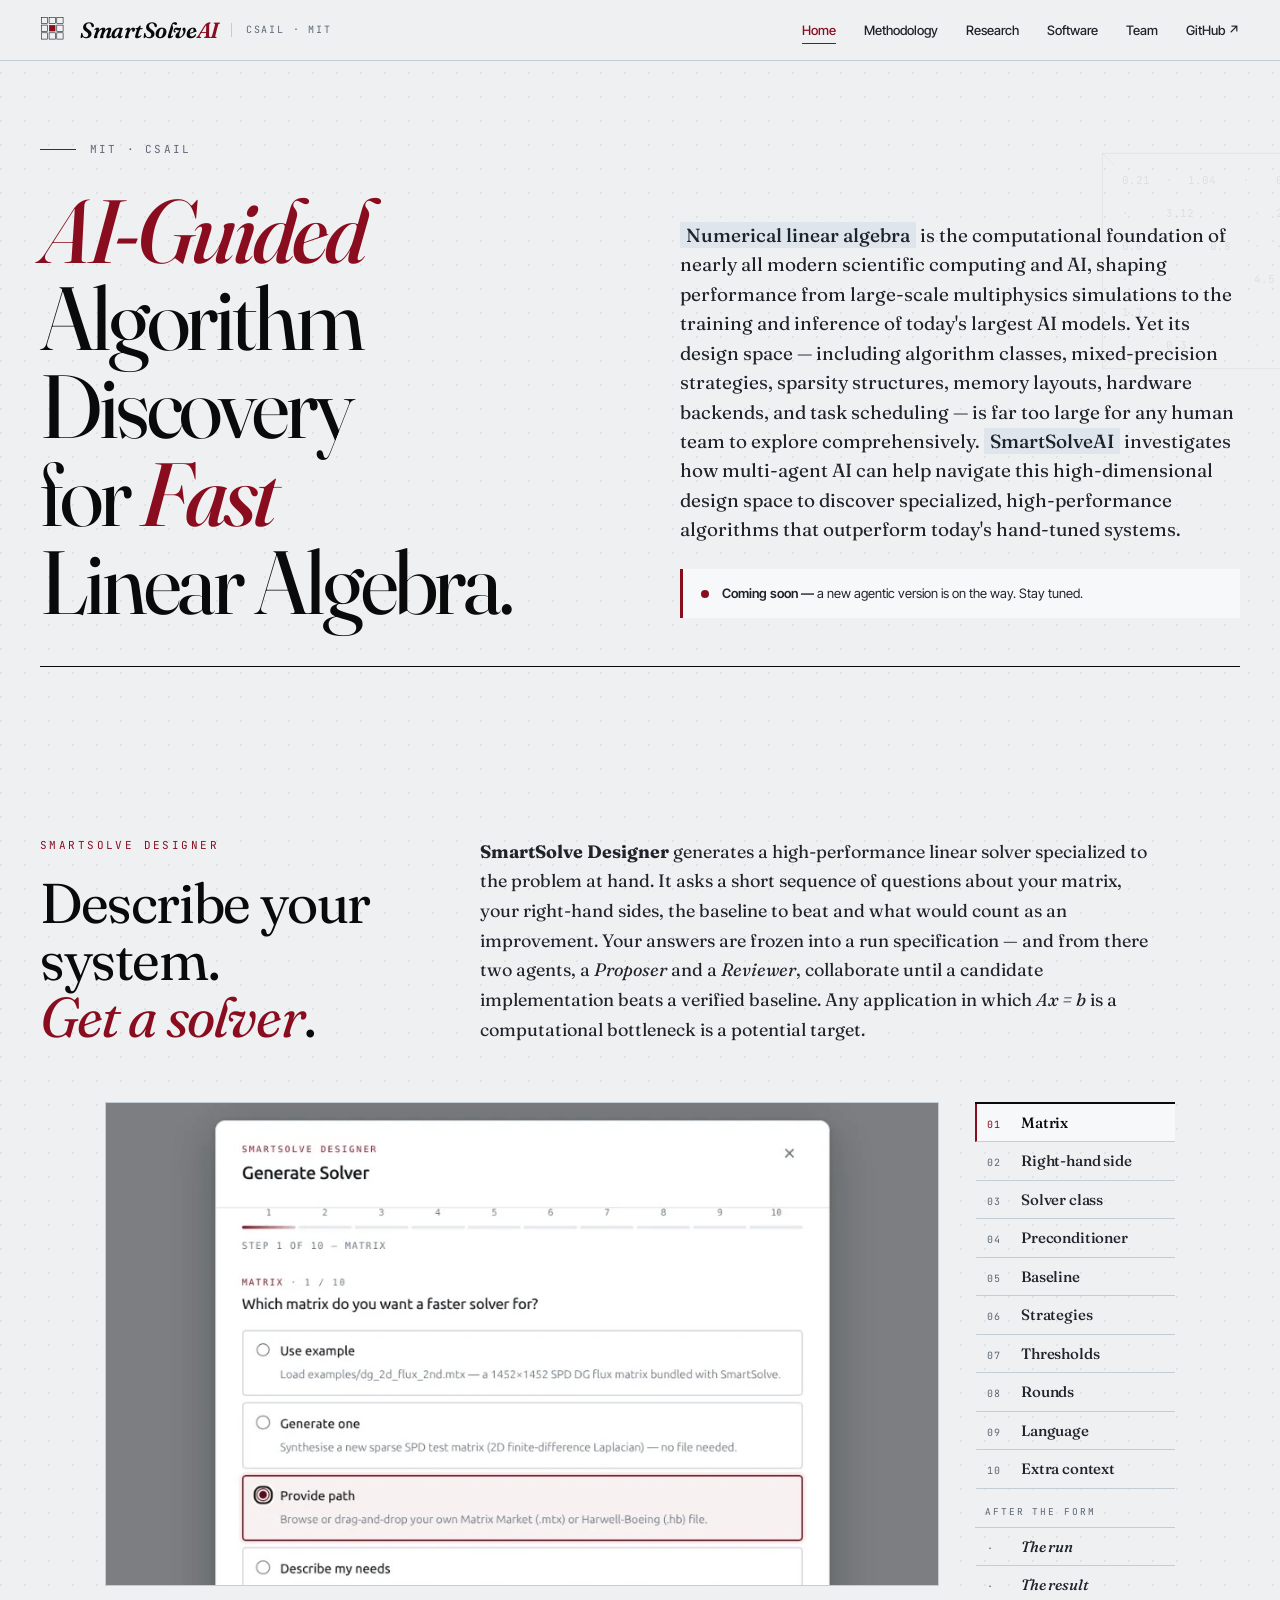
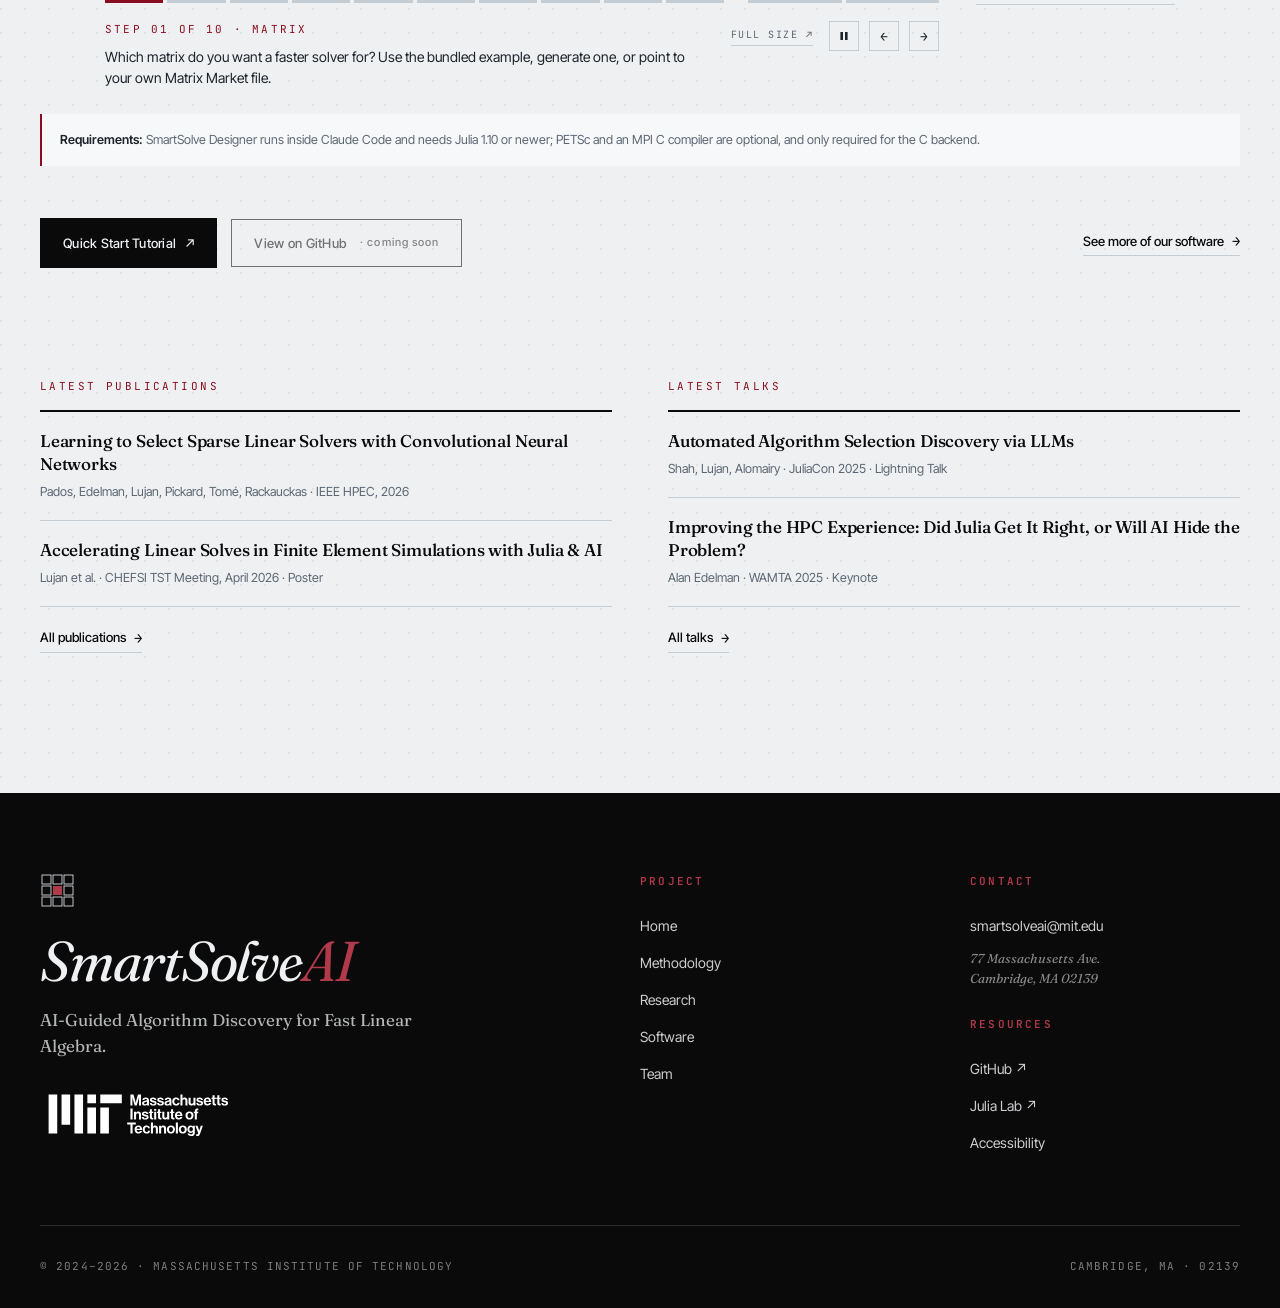
<file: index.html>
<!DOCTYPE html>
<html lang="en">
<head>
<meta charset="UTF-8" />
<meta name="viewport" content="width=device-width, initial-scale=1.0" />
<!-- Google tag (gtag.js) -->
<script async src="https://www.googletagmanager.com/gtag/js?id=G-X3NBB3QCY7"></script>
<script>
  window.dataLayer = window.dataLayer || [];
  function gtag(){dataLayer.push(arguments);}
  gtag('js', new Date());
  gtag('config', 'G-X3NBB3QCY7');
</script>
<title>SmartSolveAI — AI-Guided Algorithm Discovery for Fast Linear Algebra | MIT</title>
<meta name="description" content="An MIT project on AI-guided algorithmic discovery for computational linear algebra: multi-agent systems that generate specialized, high-performance solvers." />
<link rel="canonical" href="https://smartsolveai.mit.edu/" />
<!-- Link previews. Plain meta tags — no account or service involved.
     Card regenerated from assets/social/og-card.src.html:
     google-chrome --headless --window-size=1200,630 --screenshot=assets/social/og-card.png <url> -->
<meta property="og:type" content="website" />
<meta property="og:site_name" content="SmartSolveAI" />
<meta property="og:url" content="https://smartsolveai.mit.edu/" />
<meta property="og:title" content="SmartSolveAI — AI-Guided Algorithm Discovery for Fast Linear Algebra" />
<meta property="og:description" content="An MIT project on AI-guided algorithmic discovery for computational linear algebra: multi-agent systems that generate specialized, high-performance solvers." />
<meta property="og:image" content="https://smartsolveai.mit.edu/assets/social/og-card.png" />
<meta property="og:image:type" content="image/png" />
<meta property="og:image:width" content="1200" />
<meta property="og:image:height" content="630" />
<meta property="og:image:alt" content="SmartSolveAI — AI-Guided Algorithm Discovery for Fast Linear Algebra. MIT CSAIL." />
<meta name="twitter:card" content="summary_large_image" />
<link rel="icon" type="image/svg+xml" href="data:image/svg+xml;utf8,<svg xmlns='http://www.w3.org/2000/svg' viewBox='0 0 80 80'><g stroke='%230a0a0a' stroke-width='3' fill='none'><rect x='4' y='4' width='18' height='18'/><rect x='26' y='4' width='18' height='18'/><rect x='48' y='4' width='18' height='18'/><rect x='4' y='26' width='18' height='18'/><rect x='48' y='26' width='18' height='18'/><rect x='4' y='48' width='18' height='18'/><rect x='26' y='48' width='18' height='18'/><rect x='48' y='48' width='18' height='18'/></g><rect x='26' y='26' width='18' height='18' fill='%238a0d1f'/></svg>" />
<link rel="preconnect" href="https://fonts.googleapis.com">
<link rel="preconnect" href="https://fonts.gstatic.com" crossorigin>
<link href="https://fonts.googleapis.com/css2?family=Fraunces:opsz,wght@9..144,300;9..144,400;9..144,500;9..144,600;9..144,700&family=Inter+Tight:wght@300;400;500;600;700&family=JetBrains+Mono:wght@300;400;500&display=swap" rel="stylesheet">
<link rel="stylesheet" href="assets/css/site.css?v=5cbbfe77-13fe0eda">
</head>
<body>

<a class="skip-link" href="#main">Skip to content</a>

<!-- TOP BAR -->
<header class="topbar">
  <div class="topbar-inner">
    <a href="index.html" class="brand" aria-label="SmartSolveAI home">
      <svg class="brand-svg" viewBox="0 0 80 80" xmlns="http://www.w3.org/2000/svg" aria-hidden="true">
        <g stroke="#0a0a0a" stroke-width="1.6" fill="none">
          <rect x="4"  y="4"  width="18" height="18"/>
          <rect x="26" y="4"  width="18" height="18"/>
          <rect x="48" y="4"  width="18" height="18"/>
          <rect x="4"  y="26" width="18" height="18"/>
          <rect x="48" y="26" width="18" height="18"/>
          <rect x="4"  y="48" width="18" height="18"/>
          <rect x="26" y="48" width="18" height="18"/>
          <rect x="48" y="48" width="18" height="18"/>
        </g>
        <rect x="26" y="26" width="18" height="18" fill="#8a0d1f"/>
      </svg>
      <span class="brand-mark">SmartSolve<span class="brand-mark-ai">AI</span></span>
      <span class="brand-tag">CSAIL · MIT</span>
    </a>
    <nav class="topnav" id="topnav">
      <a href="index.html" class="is-active">Home</a>
      <a href="methodology.html">Methodology</a>
      <a href="research.html">Research</a>
      <a href="software.html">Software</a>
      <a href="team.html">Team</a>
      <a href="https://github.com/Smart-Solve-AI">GitHub ↗</a>
    </nav>
    <button class="nav-toggle" type="button" id="nav-toggle"
            aria-label="Menu" aria-expanded="false" aria-controls="topnav">
      <span class="nav-toggle-bars" aria-hidden="true"><span></span><span></span><span></span></span>
    </button>
  </div>
</header>



<main id="main">
<!-- HERO -->
<section class="hero">
  <!-- decorative matrix svg -->
  <svg class="matrix-art" viewBox="0 0 200 200" xmlns="http://www.w3.org/2000/svg" aria-hidden="true">
    <g stroke="#0a0a0a" stroke-width="0.6" fill="none">
      <rect x="2" y="2" width="196" height="196"/>
      <line x1="2" y1="2" x2="14" y2="14"/>
      <line x1="2" y1="198" x2="14" y2="186"/>
      <line x1="198" y1="2" x2="186" y2="14"/>
      <line x1="198" y1="198" x2="186" y2="186"/>
    </g>
    <g fill="#0a0a0a" font-family="JetBrains Mono, monospace" font-size="10">
      <text x="20" y="30">0.21</text><text x="60" y="30">·</text><text x="80" y="30">1.04</text><text x="130" y="30">·</text><text x="160" y="30">0.0</text>
      <text x="20" y="60">·</text><text x="60" y="60">3.12</text><text x="100" y="60">·</text><text x="140" y="60">·</text><text x="160" y="60">2.7</text>
      <text x="20" y="90">0.0</text><text x="60" y="90">·</text><text x="100" y="90">0.8</text><text x="140" y="90">·</text><text x="160" y="90">·</text>
      <text x="20" y="120">·</text><text x="60" y="120">·</text><text x="100" y="120">·</text><text x="140" y="120">4.5</text><text x="170" y="120">·</text>
      <text x="20" y="150">1.7</text><text x="60" y="150">·</text><text x="100" y="150">·</text><text x="140" y="150">·</text><text x="170" y="150">0.9</text>
      <text x="20" y="180">·</text><text x="60" y="180">0.3</text><text x="100" y="180">·</text><text x="140" y="180">·</text><text x="170" y="180">·</text>
    </g>
  </svg>

  <div class="hero-grid">
    <div>
      <div class="hero-meta">MIT · CSAIL</div>
      <h1 class="hero-title">
        <em>AI-Guided</em><br>
        Algorithm Discovery<br>
        for <em>Fast</em><br>
        Linear Algebra.
      </h1>
    </div>
    <div class="hero-side">
      <p class="hero-lede">
        <strong>Numerical linear algebra</strong> is the computational foundation of nearly all modern scientific computing and AI, shaping performance from large-scale multiphysics simulations to the training and inference of today's largest AI models. Yet its design space — including algorithm classes, mixed-precision strategies, sparsity structures, memory layouts, hardware backends, and task scheduling — is far too large for any human team to explore comprehensively. <strong>SmartSolveAI</strong> investigates how multi-agent AI can help navigate this high-dimensional design space to discover specialized, high-performance algorithms that outperform today's hand-tuned systems.
      </p>
      <div class="hero-banner-note">
        <span class="pulse"></span>
        <strong style="font-weight:600">Coming soon —</strong> a new agentic version is on the way. Stay tuned.
      </div>
    </div>
  </div>
  <div class="hero-rule"></div>
</section>


<!-- SMARTSOLVE DESIGNER -->
<section class="content" id="designer">
  <div class="section-head">
    <div>
      <div class="section-eyebrow">SmartSolve Designer</div>
      <h2 class="section-title">Describe your system.<br><em>Get a solver</em>.</h2>
    </div>
    <p class="section-lede">
      <strong>SmartSolve Designer</strong> generates a high-performance linear solver specialized to the problem at hand. It asks a short sequence of questions about your matrix, your right-hand sides, the baseline to beat and what would count as an improvement. Your answers are frozen into a run specification — and from there two agents, a <em>Proposer</em> and a <em>Reviewer</em>, collaborate until a candidate implementation beats a verified baseline. Any application in which <em>Ax = b</em> is a computational bottleneck is a potential target.
    </p>
  </div>

  <div class="stage-wrap is-paused">
    <div class="stage-main">
      <div class="stage">
        <img class="slide is-on" src="assets/designer/form-01.webp" width="929" height="540"
             alt="Wizard step 1 of 10, Matrix: which matrix do you want a faster solver for?"
             data-label="Step 01 of 10 · Matrix" data-q="Which matrix do you want a faster solver for? Use the bundled example, generate one, or point to your own Matrix Market file." data-dur="3800">
        <img class="slide" src="assets/designer/form-02.webp" loading="lazy" aria-hidden="true" width="929" height="540"
             alt="Wizard step 2 of 10, Right-hand side: what do the right-hand-side vectors b look like in your application?"
             data-label="Step 02 of 10 · Right-hand side" data-q="What do the right-hand-side vectors <em>b</em> look like in your application? The test vectors stay held out." data-dur="3800">
        <img class="slide" src="assets/designer/form-03.webp" loading="lazy" aria-hidden="true" width="929" height="540"
             alt="Wizard step 3 of 10, Solver class: what class of solver should the specialised algorithm be based on?"
             data-label="Step 03 of 10 · Solver class" data-q="What class of solver should the specialised algorithm be based on — or should SmartSolve recommend one?" data-dur="3800">
        <img class="slide" src="assets/designer/form-04.webp" loading="lazy" aria-hidden="true" width="929" height="540"
             alt="Wizard step 4 of 10, Preconditioner: which preconditioner group should be used with the solver?"
             data-label="Step 04 of 10 · Preconditioner" data-q="Which preconditioner group should be used with the solver?" data-dur="3800">
        <img class="slide" src="assets/designer/form-05.webp" loading="lazy" aria-hidden="true" width="929" height="540"
             alt="Wizard step 5 of 10, Baseline: set the baseline solver parameters, or let SmartSolve recommend them."
             data-label="Step 05 of 10 · Baseline" data-q="Set the baseline parameters yourself, or let SmartSolve recommend and verify a convergent configuration." data-dur="3800">
        <img class="slide" src="assets/designer/form-06.webp" loading="lazy" aria-hidden="true" width="929" height="540"
             alt="Wizard step 6 of 10, Strategies: which specialisation strategies should the agent use?"
             data-label="Step 06 of 10 · Strategies" data-q="Which specialisation strategies should the agent use — sparsity and structure, MPI, GPU, mixed precision?" data-dur="3800">
        <img class="slide" src="assets/designer/form-07.webp" loading="lazy" aria-hidden="true" width="929" height="540"
             alt="Wizard step 7 of 10, Thresholds: set the acceptance thresholds for speedup, accuracy and memory."
             data-label="Step 07 of 10 · Thresholds" data-q="Set the acceptance thresholds — speedup, accuracy, and memory. This is the contract a candidate must satisfy." data-dur="3800">
        <img class="slide" src="assets/designer/form-08.webp" loading="lazy" aria-hidden="true" width="929" height="540"
             alt="Wizard step 8 of 10, Rounds: how many rounds should the agent team attempt before giving up?"
             data-label="Step 08 of 10 · Rounds" data-q="How many rounds should the agent team attempt before giving up?" data-dur="3800">
        <img class="slide" src="assets/designer/form-09.webp" loading="lazy" aria-hidden="true" width="929" height="540"
             alt="Wizard step 9 of 10, Language: which implementations should SmartSolve generate?"
             data-label="Step 09 of 10 · Language" data-q="Which implementation(s) should SmartSolve generate — Julia, C with PETSc, or both?" data-dur="3800">
        <img class="slide" src="assets/designer/form-10.webp" loading="lazy" aria-hidden="true" width="929" height="540"
             alt="Wizard step 10 of 10, Extra context: is there anything you know about this problem that could help SmartSolve?"
             data-label="Step 10 of 10 · Extra context" data-q="Anything you know that the matrix alone cannot reveal: the physics, known convergence issues, hardware constraints." data-dur="3800">
        <img class="slide" src="assets/designer/run.webp" loading="lazy" aria-hidden="true" width="1800" height="1046"
             alt="The run panel: the frozen run configuration on the left, and a live stream of matrix analysis, baseline preflight, Proposer proposals and Reviewer decisions on the right."
             data-label="The run · Agents at work" data-q="Your frozen specification on the left; on the right, the matrix analysis, the baseline preflight, and every proposal and verdict as the <em>Proposer</em> and <em>Reviewer</em> iterate." data-dur="7000">
        <img class="slide" src="assets/designer/results.webp" loading="lazy" aria-hidden="true" width="1592" height="925"
             alt="The completion view: an accepted verdict, then the report, the accepted Julia and C solver source, pseudocode, metrics and the full agent transcript, each with a download link."
             data-label="The result · Your solver" data-q="Accepted on round 1. Deployable source for each backend, a consolidated report, pseudocode, machine-readable metrics and the unedited agent transcript." data-dur="7000">
      </div>

      <div class="stage-ticks" aria-label="Slides">
        <button class="stage-tick" type="button" aria-label="Step 01 of 10 · Matrix"></button>
        <button class="stage-tick" type="button" aria-label="Step 02 of 10 · Right-hand side"></button>
        <button class="stage-tick" type="button" aria-label="Step 03 of 10 · Solver class"></button>
        <button class="stage-tick" type="button" aria-label="Step 04 of 10 · Preconditioner"></button>
        <button class="stage-tick" type="button" aria-label="Step 05 of 10 · Baseline"></button>
        <button class="stage-tick" type="button" aria-label="Step 06 of 10 · Strategies"></button>
        <button class="stage-tick" type="button" aria-label="Step 07 of 10 · Thresholds"></button>
        <button class="stage-tick" type="button" aria-label="Step 08 of 10 · Rounds"></button>
        <button class="stage-tick" type="button" aria-label="Step 09 of 10 · Language"></button>
        <button class="stage-tick" type="button" aria-label="Step 10 of 10 · Extra context"></button>
        <button class="stage-tick is-act tick-sep" type="button" aria-label="The run · Agents at work"></button>
        <button class="stage-tick is-act" type="button" aria-label="The result · Your solver"></button>
      </div>

      <div class="stage-caption">
        <span aria-live="polite">
          <span class="cap-label">Step 01 of 10 · Matrix</span>
          <span class="cap-q">Which matrix do you want a faster solver for? Use the bundled example, generate one, or point to your own Matrix Market file.</span>
        </span>
        <span class="stage-tools">
          <a class="stage-open" href="assets/designer/form-01.webp" target="_blank" rel="noopener">Full size ↗</a>
          <button class="stage-btn stage-toggle" type="button" aria-label="Pause slideshow">
            <svg viewBox="0 0 10 10" width="10" height="10" aria-hidden="true" focusable="false">
              <g class="ic-pause"><rect x="1.4" y="1" width="2.6" height="8"/><rect x="6" y="1" width="2.6" height="8"/></g>
              <path class="ic-play" d="M2.2 1 L8.8 5 L2.2 9 Z"/>
            </svg>
          </button>
          <button class="stage-btn stage-prev" type="button" aria-label="Previous slide">←</button>
          <button class="stage-btn stage-next" type="button" aria-label="Next slide">→</button>
        </span>
      </div>
    </div>

    <ol class="stage-rail">
      <li><button class="rail-btn is-active" type="button" aria-current="true"><span class="rail-n">01</span><span class="rail-t">Matrix</span></button></li>
      <li><button class="rail-btn" type="button"><span class="rail-n">02</span><span class="rail-t">Right-hand side</span></button></li>
      <li><button class="rail-btn" type="button"><span class="rail-n">03</span><span class="rail-t">Solver class</span></button></li>
      <li><button class="rail-btn" type="button"><span class="rail-n">04</span><span class="rail-t">Preconditioner</span></button></li>
      <li><button class="rail-btn" type="button"><span class="rail-n">05</span><span class="rail-t">Baseline</span></button></li>
      <li><button class="rail-btn" type="button"><span class="rail-n">06</span><span class="rail-t">Strategies</span></button></li>
      <li><button class="rail-btn" type="button"><span class="rail-n">07</span><span class="rail-t">Thresholds</span></button></li>
      <li><button class="rail-btn" type="button"><span class="rail-n">08</span><span class="rail-t">Rounds</span></button></li>
      <li><button class="rail-btn" type="button"><span class="rail-n">09</span><span class="rail-t">Language</span></button></li>
      <li><button class="rail-btn" type="button"><span class="rail-n">10</span><span class="rail-t">Extra context</span></button></li>
      <li class="rail-div">After the form</li>
      <li><button class="rail-btn rail-act" type="button"><span class="rail-n">·</span><span class="rail-t">The run</span></button></li>
      <li><button class="rail-btn rail-act" type="button"><span class="rail-n">·</span><span class="rail-t">The result</span></button></li>
    </ol>
  </div>

  <div class="designer-note">
    <strong>Requirements:</strong> SmartSolve Designer runs inside Claude Code and needs Julia 1.10 or newer; PETSc and an MPI C compiler are optional, and only required for the C backend.
  </div>

  <div class="designer-actions">
    <a href="SmartSolve_Designer_Quick_Start_Tutorial.pdf" class="btn btn-primary" target="_blank" rel="noopener">
      <span>Quick Start Tutorial</span><span class="btn-arrow">↗</span>
    </a>
    <a href="https://github.com/Smart-Solve-AI/SmartSolveDesigner" class="btn btn-ghost btn-pending" target="_blank" rel="noopener" aria-disabled="true">
      <span>View on GitHub</span>
    </a>
    <a href="software.html" class="latest-more designer-more">See more of our software<span class="btn-arrow">→</span></a>
  </div>
</section>


<!-- LATEST -->
<section class="content">
  <div class="latest">
    <div>
      <div class="latest-head">Latest publications</div>
      <div class="latest-item">
        <div class="latest-item-title">Learning to Select Sparse Linear Solvers with Convolutional Neural Networks</div>
        <div class="latest-item-meta">Pados, Edelman, Lujan, Pickard, Tom&eacute;, Rackauckas · IEEE HPEC, 2026</div>
      </div>
      <div class="latest-item">
        <div class="latest-item-title">Accelerating Linear Solves in Finite Element Simulations with Julia &amp; AI</div>
        <div class="latest-item-meta">Lujan et&nbsp;al. · CHEFSI TST Meeting, April 2026 · Poster</div>
      </div>
      <a class="latest-more" href="research.html#publications">All publications<span class="btn-arrow">→</span></a>
    </div>
    <div>
      <div class="latest-head">Latest talks</div>
      <div class="latest-item">
        <div class="latest-item-title">Automated Algorithm Selection Discovery via LLMs</div>
        <div class="latest-item-meta">Shah, Lujan, Alomairy · JuliaCon 2025 · Lightning Talk</div>
      </div>
      <div class="latest-item">
        <div class="latest-item-title">Improving the HPC Experience: Did Julia Get It Right, or Will AI Hide the Problem?</div>
        <div class="latest-item-meta">Alan Edelman · WAMTA 2025 · Keynote</div>
      </div>
      <a class="latest-more" href="research.html#talks">All talks<span class="btn-arrow">→</span></a>
    </div>
  </div>
</section>
</main>

<!-- FOOTER -->
<footer>
  <div class="footer-inner">
    <div class="footer-top">
      <div>
        <svg class="footer-mark" viewBox="0 0 80 80" xmlns="http://www.w3.org/2000/svg" aria-hidden="true">
          <g stroke="#eef0f2" stroke-width="1.6" fill="none">
            <rect x="4"  y="4"  width="18" height="18"/>
            <rect x="26" y="4"  width="18" height="18"/>
            <rect x="48" y="4"  width="18" height="18"/>
            <rect x="4"  y="26" width="18" height="18"/>
            <rect x="48" y="26" width="18" height="18"/>
            <rect x="4"  y="48" width="18" height="18"/>
            <rect x="26" y="48" width="18" height="18"/>
            <rect x="48" y="48" width="18" height="18"/>
          </g>
          <rect x="26" y="26" width="18" height="18" fill="#b13a4a"/>
        </svg>
        <div class="footer-brand">SmartSolve<span class="footer-brand-ai">AI</span></div>
        <p class="footer-tagline">
          AI-Guided Algorithm Discovery for Fast Linear Algebra.
        </p>

        <!--
          MIT LOCK-UP — required by MIT Brand Guide (brand.mit.edu/logos-marks/logo-lock-ups).
          Replace src below with the official lock-up downloaded from:
          https://brand.mit.edu/downloads?downloads_keywords=lockups
          The three-line lock-up should be used above 50px tall on digital.
          When over a dark background (this footer), use the WHITE variant.
        -->
        <a href="https://www.mit.edu/" class="mit-lockup" target="_blank" rel="noopener" aria-label="Massachusetts Institute of Technology">
          <img src="assets/logos/mit-lockup-white.svg" alt="Massachusetts Institute of Technology"
               onerror="this.style.display='none'; this.nextElementSibling.style.display='block';"/>
          <span class="mit-lockup-fallback">Massachusetts Institute of Technology</span>
        </a>
      </div>
      <div class="footer-col">
        <h2 class="footer-head">Project</h2>
        <ul>
          <li><a href="index.html">Home</a></li>
          <li><a href="methodology.html">Methodology</a></li>
          <li><a href="research.html">Research</a></li>
          <li><a href="software.html">Software</a></li>
          <li><a href="team.html">Team</a></li>
        </ul>
      </div>
      <div class="footer-col">
        <h2 class="footer-head">Contact</h2>
        <ul>
          <li><a href="mailto:smartsolveai@mit.edu">smartsolveai@mit.edu</a></li>
          <li class="footer-addr">77 Massachusetts Ave.<br>Cambridge, MA 02139</li>
        </ul>
        <h2 class="footer-head" style="margin-top:28px">Resources</h2>
        <ul>
          <li><a href="https://github.com/Smart-Solve-AI" target="_blank" rel="noopener">GitHub ↗</a></li>
          <li><a href="https://julia.mit.edu/" target="_blank" rel="noopener">Julia Lab ↗</a></li>
          <li><a href="https://accessibility.mit.edu/captioning/mit-nad-agreement/" target="_blank" rel="noopener">Accessibility</a></li>
        </ul>
      </div>
    </div>
    <div class="footer-bottom">
      <div>© 2024–2026 · Massachusetts Institute of Technology</div>
      <div>Cambridge, MA · 02139</div>
    </div>
  </div>
</footer>

<script src="assets/js/site.js?v=5cbbfe77-13fe0eda" defer></script>

</body>
</html>
</file>
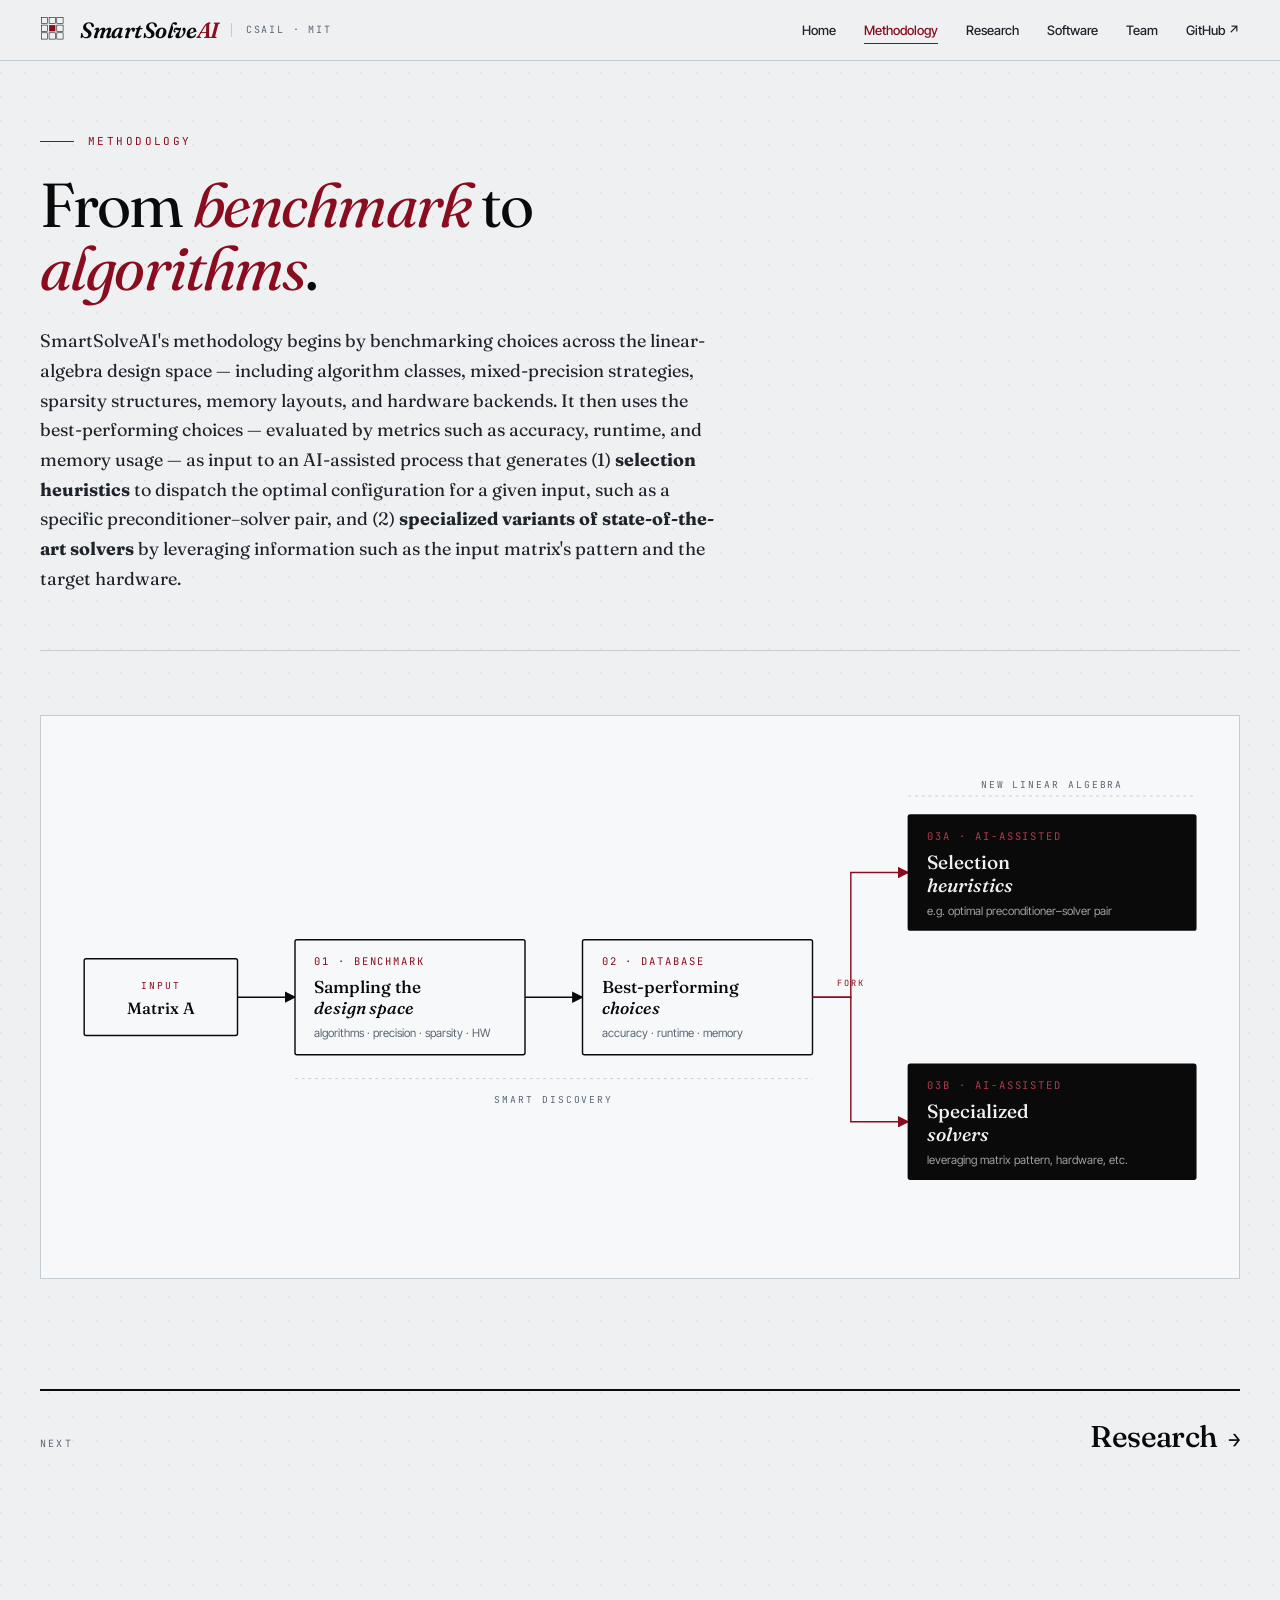
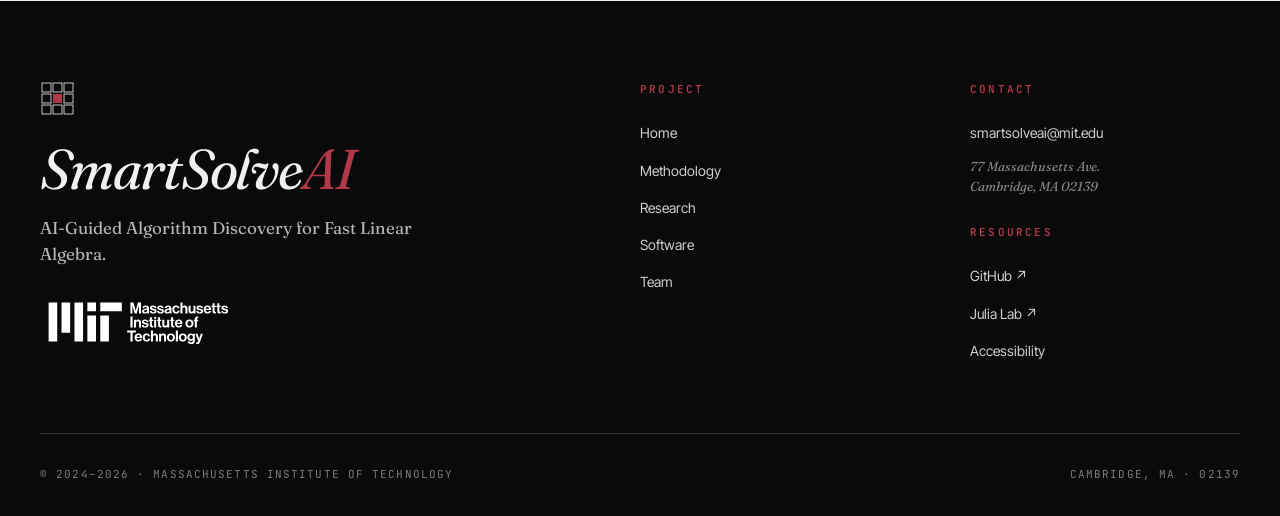
<file: methodology.html>
<!DOCTYPE html>
<html lang="en">
<head>
<meta charset="UTF-8" />
<meta name="viewport" content="width=device-width, initial-scale=1.0" />
<!-- Google tag (gtag.js) -->
<script async src="https://www.googletagmanager.com/gtag/js?id=G-X3NBB3QCY7"></script>
<script>
  window.dataLayer = window.dataLayer || [];
  function gtag(){dataLayer.push(arguments);}
  gtag('js', new Date());
  gtag('config', 'G-X3NBB3QCY7');
</script>
<title>Methodology — SmartSolveAI | MIT</title>
<meta name="description" content="How SmartSolveAI works: benchmarking the linear-algebra design space, then using the best-performing choices to generate selection heuristics and specialized solver variants." />
<link rel="canonical" href="https://smartsolveai.mit.edu/methodology.html" />
<!-- Link previews. Plain meta tags — no account or service involved.
     Card regenerated from assets/social/og-card.src.html:
     google-chrome --headless --window-size=1200,630 --screenshot=assets/social/og-card.png <url> -->
<meta property="og:type" content="website" />
<meta property="og:site_name" content="SmartSolveAI" />
<meta property="og:url" content="https://smartsolveai.mit.edu/methodology.html" />
<meta property="og:title" content="Methodology — SmartSolveAI" />
<meta property="og:description" content="How SmartSolveAI works: benchmarking the linear-algebra design space, then using the best-performing choices to generate selection heuristics and specialized solver variants." />
<meta property="og:image" content="https://smartsolveai.mit.edu/assets/social/og-card.png" />
<meta property="og:image:type" content="image/png" />
<meta property="og:image:width" content="1200" />
<meta property="og:image:height" content="630" />
<meta property="og:image:alt" content="SmartSolveAI — AI-Guided Algorithm Discovery for Fast Linear Algebra. MIT CSAIL." />
<meta name="twitter:card" content="summary_large_image" />
<link rel="icon" type="image/svg+xml" href="data:image/svg+xml;utf8,<svg xmlns='http://www.w3.org/2000/svg' viewBox='0 0 80 80'><g stroke='%230a0a0a' stroke-width='3' fill='none'><rect x='4' y='4' width='18' height='18'/><rect x='26' y='4' width='18' height='18'/><rect x='48' y='4' width='18' height='18'/><rect x='4' y='26' width='18' height='18'/><rect x='48' y='26' width='18' height='18'/><rect x='4' y='48' width='18' height='18'/><rect x='26' y='48' width='18' height='18'/><rect x='48' y='48' width='18' height='18'/></g><rect x='26' y='26' width='18' height='18' fill='%238a0d1f'/></svg>" />
<link rel="preconnect" href="https://fonts.googleapis.com">
<link rel="preconnect" href="https://fonts.gstatic.com" crossorigin>
<link href="https://fonts.googleapis.com/css2?family=Fraunces:opsz,wght@9..144,300;9..144,400;9..144,500;9..144,600;9..144,700&family=Inter+Tight:wght@300;400;500;600;700&family=JetBrains+Mono:wght@300;400;500&display=swap" rel="stylesheet">
<link rel="stylesheet" href="assets/css/site.css?v=5cbbfe77-13fe0eda">
</head>
<body>

<a class="skip-link" href="#main">Skip to content</a>

<!-- TOP BAR -->
<header class="topbar">
  <div class="topbar-inner">
    <a href="index.html" class="brand" aria-label="SmartSolveAI home">
      <svg class="brand-svg" viewBox="0 0 80 80" xmlns="http://www.w3.org/2000/svg" aria-hidden="true">
        <g stroke="#0a0a0a" stroke-width="1.6" fill="none">
          <rect x="4"  y="4"  width="18" height="18"/>
          <rect x="26" y="4"  width="18" height="18"/>
          <rect x="48" y="4"  width="18" height="18"/>
          <rect x="4"  y="26" width="18" height="18"/>
          <rect x="48" y="26" width="18" height="18"/>
          <rect x="4"  y="48" width="18" height="18"/>
          <rect x="26" y="48" width="18" height="18"/>
          <rect x="48" y="48" width="18" height="18"/>
        </g>
        <rect x="26" y="26" width="18" height="18" fill="#8a0d1f"/>
      </svg>
      <span class="brand-mark">SmartSolve<span class="brand-mark-ai">AI</span></span>
      <span class="brand-tag">CSAIL · MIT</span>
    </a>
    <nav class="topnav" id="topnav">
      <a href="index.html">Home</a>
      <a href="methodology.html" class="is-active">Methodology</a>
      <a href="research.html">Research</a>
      <a href="software.html">Software</a>
      <a href="team.html">Team</a>
      <a href="https://github.com/Smart-Solve-AI">GitHub ↗</a>
    </nav>
    <button class="nav-toggle" type="button" id="nav-toggle"
            aria-label="Menu" aria-expanded="false" aria-controls="topnav">
      <span class="nav-toggle-bars" aria-hidden="true"><span></span><span></span><span></span></span>
    </button>
  </div>
</header>



<main id="main">
<!-- PAGE HEAD -->
<header class="page-head">
  <div class="page-head-inner">
    <div class="page-eyebrow">Methodology</div>
    <h1 class="page-title">From <em>benchmark</em> to <em>algorithms</em>.</h1>
    <p class="page-lede">SmartSolveAI's methodology begins by benchmarking choices across the linear-algebra design space — including algorithm classes, mixed-precision strategies, sparsity structures, memory layouts, and hardware backends. It then uses the best-performing choices — evaluated by metrics such as accuracy, runtime, and memory usage — as input to an AI-assisted process that generates (1) <strong>selection heuristics</strong> to dispatch the optimal configuration for a given input, such as a specific preconditioner–solver pair, and (2) <strong>specialized variants of state-of-the-art solvers</strong> by leveraging information such as the input matrix's pattern and the target hardware.</p>
  </div>
</header>
<div class="page-rule"></div>

<!-- METHODOLOGY -->
<section class="content" id="methodology">

  <div class="pipeline">
    <svg viewBox="0 0 1200 520" xmlns="http://www.w3.org/2000/svg" aria-labelledby="pipelineTitle" role="img">
      <title id="pipelineTitle">SmartSolveAI methodology pipeline diagram</title>

      <defs>
        <marker id="arrow" viewBox="0 0 10 10" refX="9" refY="5" markerWidth="8" markerHeight="8" orient="auto">
          <path d="M 0 0 L 10 5 L 0 10 z" fill="#0a0a0a"/>
        </marker>
        <marker id="arrow-accent" viewBox="0 0 10 10" refX="9" refY="5" markerWidth="8" markerHeight="8" orient="auto">
          <path d="M 0 0 L 10 5 L 0 10 z" fill="#8a0d1f"/>
        </marker>
      </defs>

      <!-- INPUT -->
      <g class="node node-input">
        <rect x="20" y="220" width="160" height="80" rx="2" fill="#f7f8fa" stroke="#0a0a0a" stroke-width="1.5"/>
        <text x="100" y="252" text-anchor="middle" font-family="JetBrains Mono, monospace" font-size="10" letter-spacing="2" fill="#8a0d1f">INPUT</text>
        <text x="100" y="278" text-anchor="middle" font-family="Fraunces, serif" font-size="17" font-weight="500" fill="#0a0a0a">Matrix A</text>
      </g>

      <!-- Arrow to stage 01 -->
      <line x1="180" y1="260" x2="240" y2="260" stroke="#0a0a0a" stroke-width="1.5" marker-end="url(#arrow)"/>

      <!-- STAGE 01: BENCHMARK -->
      <g class="node">
        <rect x="240" y="200" width="240" height="120" rx="2" fill="#f7f8fa" stroke="#0a0a0a" stroke-width="1.5"/>
        <text x="260" y="226" font-family="JetBrains Mono, monospace" font-size="11" letter-spacing="2" fill="#8a0d1f">01 · BENCHMARK</text>
        <text x="260" y="256" font-family="Fraunces, serif" font-size="18" font-weight="500" fill="#0a0a0a">Sampling the</text>
        <text x="260" y="278" font-family="Fraunces, serif" font-size="18" font-weight="500" font-style="italic" fill="#0a0a0a">design space</text>
        <text x="260" y="302" font-family="Inter Tight, sans-serif" font-size="12" fill="#5c6773">algorithms · precision · sparsity · HW</text>
      </g>

      <!-- Arrow to stage 02 -->
      <line x1="480" y1="260" x2="540" y2="260" stroke="#0a0a0a" stroke-width="1.5" marker-end="url(#arrow)"/>

      <!-- STAGE 02: DATABASE / BEST-PERFORMING -->
      <g class="node">
        <rect x="540" y="200" width="240" height="120" rx="2" fill="#f7f8fa" stroke="#0a0a0a" stroke-width="1.5"/>
        <text x="560" y="226" font-family="JetBrains Mono, monospace" font-size="11" letter-spacing="2" fill="#8a0d1f">02 · DATABASE</text>
        <text x="560" y="256" font-family="Fraunces, serif" font-size="18" font-weight="500" fill="#0a0a0a">Best-performing</text>
        <text x="560" y="278" font-family="Fraunces, serif" font-size="18" font-weight="500" font-style="italic" fill="#0a0a0a">choices</text>
        <text x="560" y="302" font-family="Inter Tight, sans-serif" font-size="12" fill="#5c6773">accuracy · runtime · memory</text>
      </g>

      <!-- FORK -->
      <!-- top branch line -->
      <path d="M 780 260 L 820 260 L 820 130 L 880 130" fill="none" stroke="#8a0d1f" stroke-width="1.5" marker-end="url(#arrow-accent)"/>
      <!-- bottom branch line -->
      <path d="M 780 260 L 820 260 L 820 390 L 880 390" fill="none" stroke="#8a0d1f" stroke-width="1.5" marker-end="url(#arrow-accent)"/>

      <!-- fork label -->
      <text x="820" y="248" text-anchor="middle" font-family="JetBrains Mono, monospace" font-size="9" letter-spacing="2" fill="#8a0d1f">FORK</text>

      <!-- BRANCH A: SELECTION HEURISTICS -->
      <g class="node node-out">
        <rect x="880" y="70" width="300" height="120" rx="2" fill="#0a0a0a" stroke="#0a0a0a" stroke-width="1.5"/>
        <text x="900" y="96" font-family="JetBrains Mono, monospace" font-size="11" letter-spacing="2" fill="#b13a4a">03A · AI-ASSISTED</text>
        <text x="900" y="126" font-family="Fraunces, serif" font-size="20" font-weight="500" fill="#eef0f2">Selection</text>
        <text x="900" y="150" font-family="Fraunces, serif" font-size="20" font-weight="500" font-style="italic" fill="#eef0f2">heuristics</text>
        <text x="900" y="174" font-family="Inter Tight, sans-serif" font-size="12" fill="rgba(238,240,242,0.65)">e.g. optimal preconditioner–solver pair</text>
      </g>

      <!-- BRANCH B: SPECIALIZED SOLVERS -->
      <g class="node node-out">
        <rect x="880" y="330" width="300" height="120" rx="2" fill="#0a0a0a" stroke="#0a0a0a" stroke-width="1.5"/>
        <text x="900" y="356" font-family="JetBrains Mono, monospace" font-size="11" letter-spacing="2" fill="#b13a4a">03B · AI-ASSISTED</text>
        <text x="900" y="386" font-family="Fraunces, serif" font-size="20" font-weight="500" fill="#eef0f2">Specialized</text>
        <text x="900" y="410" font-family="Fraunces, serif" font-size="20" font-weight="500" font-style="italic" fill="#eef0f2">solvers</text>
        <text x="900" y="434" font-family="Inter Tight, sans-serif" font-size="12" fill="rgba(238,240,242,0.65)">leveraging matrix pattern, hardware, etc.</text>
      </g>

      <!-- shared-stage dotted underline -->
      <line x1="240" y1="345" x2="780" y2="345" stroke="#c4ccd4" stroke-width="1" stroke-dasharray="3 4"/>
      <text x="510" y="370" text-anchor="middle" font-family="JetBrains Mono, monospace" font-size="10" letter-spacing="2" fill="#5c6773">SMART DISCOVERY</text>

      <!-- divergence label -->
      <line x1="880" y1="50" x2="1180" y2="50" stroke="#c4ccd4" stroke-width="1" stroke-dasharray="3 4"/>
      <text x="1030" y="42" text-anchor="middle" font-family="JetBrains Mono, monospace" font-size="10" letter-spacing="2" fill="#5c6773">NEW LINEAR ALGEBRA</text>
    </svg>
  </div>
</section>


<!-- NEXT -->
<nav class="page-next">
  <div class="page-next-inner">
    <span class="page-next-label">Next</span>
    <a class="page-next-link" href="research.html">Research<span class="arr">→</span></a>
  </div>
</nav>
</main>

<!-- FOOTER -->
<footer>
  <div class="footer-inner">
    <div class="footer-top">
      <div>
        <svg class="footer-mark" viewBox="0 0 80 80" xmlns="http://www.w3.org/2000/svg" aria-hidden="true">
          <g stroke="#eef0f2" stroke-width="1.6" fill="none">
            <rect x="4"  y="4"  width="18" height="18"/>
            <rect x="26" y="4"  width="18" height="18"/>
            <rect x="48" y="4"  width="18" height="18"/>
            <rect x="4"  y="26" width="18" height="18"/>
            <rect x="48" y="26" width="18" height="18"/>
            <rect x="4"  y="48" width="18" height="18"/>
            <rect x="26" y="48" width="18" height="18"/>
            <rect x="48" y="48" width="18" height="18"/>
          </g>
          <rect x="26" y="26" width="18" height="18" fill="#b13a4a"/>
        </svg>
        <div class="footer-brand">SmartSolve<span class="footer-brand-ai">AI</span></div>
        <p class="footer-tagline">
          AI-Guided Algorithm Discovery for Fast Linear Algebra.
        </p>

        <!--
          MIT LOCK-UP — required by MIT Brand Guide (brand.mit.edu/logos-marks/logo-lock-ups).
          Replace src below with the official lock-up downloaded from:
          https://brand.mit.edu/downloads?downloads_keywords=lockups
          The three-line lock-up should be used above 50px tall on digital.
          When over a dark background (this footer), use the WHITE variant.
        -->
        <a href="https://www.mit.edu/" class="mit-lockup" target="_blank" rel="noopener" aria-label="Massachusetts Institute of Technology">
          <img src="assets/logos/mit-lockup-white.svg" alt="Massachusetts Institute of Technology"
               onerror="this.style.display='none'; this.nextElementSibling.style.display='block';"/>
          <span class="mit-lockup-fallback">Massachusetts Institute of Technology</span>
        </a>
      </div>
      <div class="footer-col">
        <h2 class="footer-head">Project</h2>
        <ul>
          <li><a href="index.html">Home</a></li>
          <li><a href="methodology.html">Methodology</a></li>
          <li><a href="research.html">Research</a></li>
          <li><a href="software.html">Software</a></li>
          <li><a href="team.html">Team</a></li>
        </ul>
      </div>
      <div class="footer-col">
        <h2 class="footer-head">Contact</h2>
        <ul>
          <li><a href="mailto:smartsolveai@mit.edu">smartsolveai@mit.edu</a></li>
          <li class="footer-addr">77 Massachusetts Ave.<br>Cambridge, MA 02139</li>
        </ul>
        <h2 class="footer-head" style="margin-top:28px">Resources</h2>
        <ul>
          <li><a href="https://github.com/Smart-Solve-AI" target="_blank" rel="noopener">GitHub ↗</a></li>
          <li><a href="https://julia.mit.edu/" target="_blank" rel="noopener">Julia Lab ↗</a></li>
          <li><a href="https://accessibility.mit.edu/captioning/mit-nad-agreement/" target="_blank" rel="noopener">Accessibility</a></li>
        </ul>
      </div>
    </div>
    <div class="footer-bottom">
      <div>© 2024–2026 · Massachusetts Institute of Technology</div>
      <div>Cambridge, MA · 02139</div>
    </div>
  </div>
</footer>

<script src="assets/js/site.js?v=5cbbfe77-13fe0eda" defer></script>

</body>
</html>
</file>
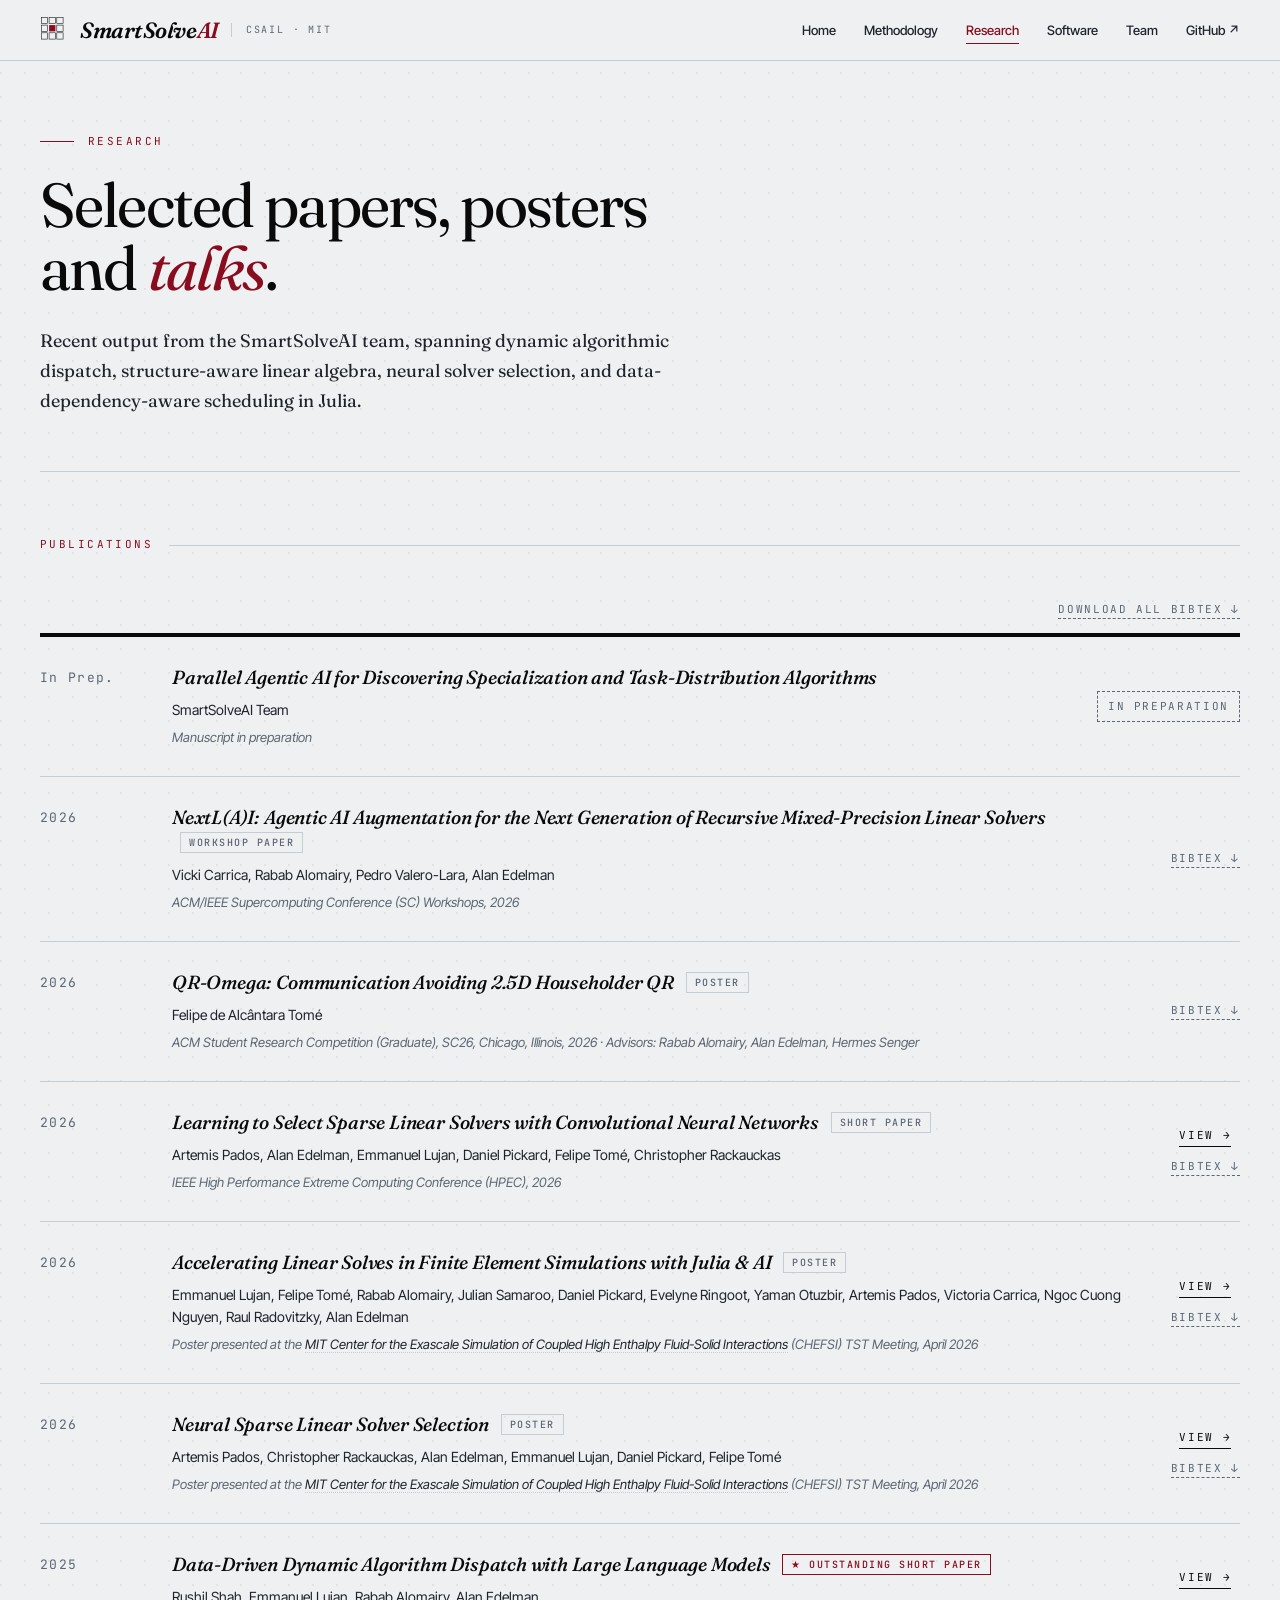
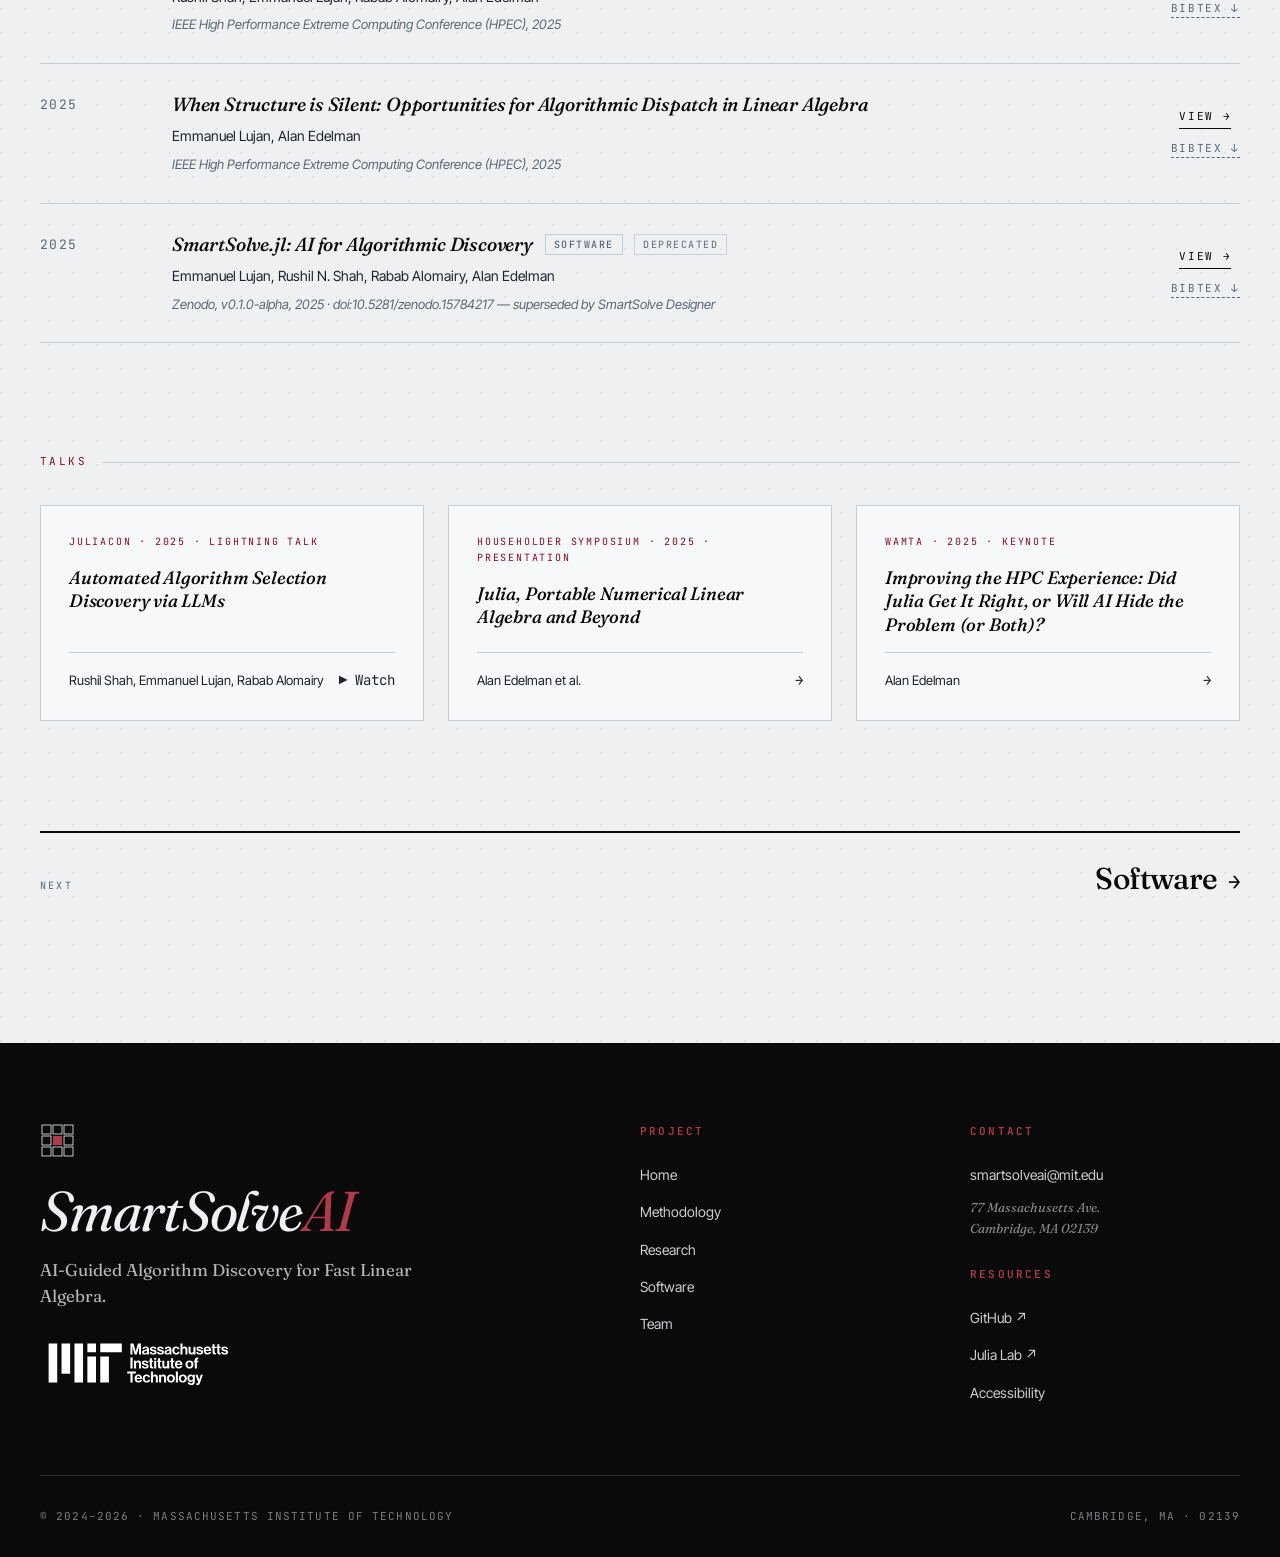
<file: research.html>
<!DOCTYPE html>
<html lang="en">
<head>
<meta charset="UTF-8" />
<meta name="viewport" content="width=device-width, initial-scale=1.0" />
<!-- Google tag (gtag.js) -->
<script async src="https://www.googletagmanager.com/gtag/js?id=G-X3NBB3QCY7"></script>
<script>
  window.dataLayer = window.dataLayer || [];
  function gtag(){dataLayer.push(arguments);}
  gtag('js', new Date());
  gtag('config', 'G-X3NBB3QCY7');
</script>
<title>Research — SmartSolveAI | MIT</title>
<meta name="description" content="Papers, posters and talks from the MIT SmartSolveAI project on algorithmic dispatch, structure-aware linear algebra and AI-guided solver discovery." />
<link rel="canonical" href="https://smartsolveai.mit.edu/research.html" />
<!-- Link previews. Plain meta tags — no account or service involved.
     Card regenerated from assets/social/og-card.src.html:
     google-chrome --headless --window-size=1200,630 --screenshot=assets/social/og-card.png <url> -->
<meta property="og:type" content="website" />
<meta property="og:site_name" content="SmartSolveAI" />
<meta property="og:url" content="https://smartsolveai.mit.edu/research.html" />
<meta property="og:title" content="Research — SmartSolveAI" />
<meta property="og:description" content="Papers, posters and talks from the MIT SmartSolveAI project on algorithmic dispatch, structure-aware linear algebra and AI-guided solver discovery." />
<meta property="og:image" content="https://smartsolveai.mit.edu/assets/social/og-card.png" />
<meta property="og:image:type" content="image/png" />
<meta property="og:image:width" content="1200" />
<meta property="og:image:height" content="630" />
<meta property="og:image:alt" content="SmartSolveAI — AI-Guided Algorithm Discovery for Fast Linear Algebra. MIT CSAIL." />
<meta name="twitter:card" content="summary_large_image" />
<link rel="icon" type="image/svg+xml" href="data:image/svg+xml;utf8,<svg xmlns='http://www.w3.org/2000/svg' viewBox='0 0 80 80'><g stroke='%230a0a0a' stroke-width='3' fill='none'><rect x='4' y='4' width='18' height='18'/><rect x='26' y='4' width='18' height='18'/><rect x='48' y='4' width='18' height='18'/><rect x='4' y='26' width='18' height='18'/><rect x='48' y='26' width='18' height='18'/><rect x='4' y='48' width='18' height='18'/><rect x='26' y='48' width='18' height='18'/><rect x='48' y='48' width='18' height='18'/></g><rect x='26' y='26' width='18' height='18' fill='%238a0d1f'/></svg>" />
<link rel="preconnect" href="https://fonts.googleapis.com">
<link rel="preconnect" href="https://fonts.gstatic.com" crossorigin>
<link href="https://fonts.googleapis.com/css2?family=Fraunces:opsz,wght@9..144,300;9..144,400;9..144,500;9..144,600;9..144,700&family=Inter+Tight:wght@300;400;500;600;700&family=JetBrains+Mono:wght@300;400;500&display=swap" rel="stylesheet">
<link rel="stylesheet" href="assets/css/site.css?v=5cbbfe77-13fe0eda">
</head>
<body>

<a class="skip-link" href="#main">Skip to content</a>

<!-- TOP BAR -->
<header class="topbar">
  <div class="topbar-inner">
    <a href="index.html" class="brand" aria-label="SmartSolveAI home">
      <svg class="brand-svg" viewBox="0 0 80 80" xmlns="http://www.w3.org/2000/svg" aria-hidden="true">
        <g stroke="#0a0a0a" stroke-width="1.6" fill="none">
          <rect x="4"  y="4"  width="18" height="18"/>
          <rect x="26" y="4"  width="18" height="18"/>
          <rect x="48" y="4"  width="18" height="18"/>
          <rect x="4"  y="26" width="18" height="18"/>
          <rect x="48" y="26" width="18" height="18"/>
          <rect x="4"  y="48" width="18" height="18"/>
          <rect x="26" y="48" width="18" height="18"/>
          <rect x="48" y="48" width="18" height="18"/>
        </g>
        <rect x="26" y="26" width="18" height="18" fill="#8a0d1f"/>
      </svg>
      <span class="brand-mark">SmartSolve<span class="brand-mark-ai">AI</span></span>
      <span class="brand-tag">CSAIL · MIT</span>
    </a>
    <nav class="topnav" id="topnav">
      <a href="index.html">Home</a>
      <a href="methodology.html">Methodology</a>
      <a href="research.html" class="is-active">Research</a>
      <a href="software.html">Software</a>
      <a href="team.html">Team</a>
      <a href="https://github.com/Smart-Solve-AI">GitHub ↗</a>
    </nav>
    <button class="nav-toggle" type="button" id="nav-toggle"
            aria-label="Menu" aria-expanded="false" aria-controls="topnav">
      <span class="nav-toggle-bars" aria-hidden="true"><span></span><span></span><span></span></span>
    </button>
  </div>
</header>



<main id="main">
<!-- PAGE HEAD -->
<header class="page-head">
  <div class="page-head-inner">
    <div class="page-eyebrow">Research</div>
    <h1 class="page-title">Selected papers, posters <br>and <em>talks</em>.</h1>
    <p class="page-lede">Recent output from the SmartSolveAI team, spanning dynamic algorithmic dispatch, structure-aware linear algebra, neural solver selection, and data-dependency-aware scheduling in Julia.</p>
  </div>
</header>
<div class="page-rule"></div>

<!-- PUBLICATIONS -->
<section class="content" id="publications">
  <h2 class="section-mark">Publications</h2>

  <div class="pub-bib-all-bar">
    <button class="pub-bib-all" onclick="downloadAllBib()">Download all BibTeX ↓</button>
  </div>

  <div class="pubs-list">
    <article class="pub">
      <div class="pub-year">In Prep.</div>
      <div class="pub-content">
        <h3 class="pub-title"><em>Parallel Agentic AI for Discovering Specialization and Task-Distribution Algorithms</em></h3>
        <div class="pub-authors">SmartSolveAI Team</div>
        <div class="pub-venue">Manuscript in preparation</div>
      </div>
      <span class="pub-link preparing">In Preparation</span>
    </article>

    <article class="pub">
      <div class="pub-year">2026</div>
      <div class="pub-content">
        <h3 class="pub-title"><em>NextL(A)I: Agentic AI Augmentation for the Next Generation of Recursive Mixed-Precision Linear Solvers</em> <span class="kind-tag">Workshop Paper</span></h3>
        <div class="pub-authors">Vicki Carrica, Rabab Alomairy, Pedro Valero-Lara, Alan Edelman</div>
        <div class="pub-venue">ACM/IEEE Supercomputing Conference (SC) Workshops, 2026</div>
      </div>
      <div class="pub-actions-col">
        <button class="pub-bib" onclick="downloadBib('carrica2026nextlai')">BibTeX &darr;</button>
      </div>
    </article>

    <article class="pub">
      <div class="pub-year">2026</div>
      <div class="pub-content">
        <h3 class="pub-title"><em>QR-Omega: Communication Avoiding 2.5D Householder QR</em> <span class="kind-tag">Poster</span></h3>
        <div class="pub-authors">Felipe de Alc&acirc;ntara Tom&eacute;</div>
        <div class="pub-venue">ACM Student Research Competition (Graduate), SC26, Chicago, Illinois, 2026 &middot; Advisors: Rabab Alomairy, Alan Edelman, Hermes Senger</div>
      </div>
      <div class="pub-actions-col">
        <button class="pub-bib" onclick="downloadBib('tome2026qromega')">BibTeX &darr;</button>
      </div>
    </article>

    <article class="pub">
      <div class="pub-year">2026</div>
      <div class="pub-content">
        <h3 class="pub-title"><em>Learning to Select Sparse Linear Solvers with Convolutional Neural Networks</em> <span class="kind-tag">Short Paper</span></h3>
        <div class="pub-authors">Artemis Pados, Alan Edelman, Emmanuel Lujan, Daniel Pickard, Felipe Tom&eacute;, Christopher Rackauckas</div>
        <div class="pub-venue">IEEE High Performance Extreme Computing Conference (HPEC), 2026</div>
      </div>
      <div class="pub-actions-col">
        <a href="https://ieee-hpec.org/ieee-hpec-2026-agenda/" class="pub-link" target="_blank" rel="noopener">View &rarr;</a>
        <button class="pub-bib" onclick="downloadBib('pados2026learning')">BibTeX &darr;</button>
      </div>
    </article>

    <article class="pub">
      <div class="pub-year">2026</div>
      <div class="pub-content">
        <h3 class="pub-title"><em>Accelerating Linear Solves in Finite Element Simulations with Julia &amp; AI</em> <span class="kind-tag">Poster</span></h3>
        <div class="pub-authors">Emmanuel Lujan, Felipe Tomé, Rabab Alomairy, Julian Samaroo, Daniel Pickard, Evelyne Ringoot, Yaman Otuzbir, Artemis Pados, Victoria Carrica, Ngoc Cuong Nguyen, Raul Radovitzky, Alan Edelman</div>
        <div class="pub-venue">Poster presented at the <a href="https://chefsi.mit.edu/" target="_blank" rel="noopener">MIT Center for the Exascale Simulation of Coupled High Enthalpy Fluid-Solid Interactions</a> (CHEFSI) TST Meeting, April 2026</div>
      </div>
      <div class="pub-actions-col">
        <a href="https://dspace.mit.edu/handle/1721.1/166195" class="pub-link" target="_blank" rel="noopener">View →</a>
        <button class="pub-bib" onclick="downloadBib('lujan2026accelerating')">BibTeX ↓</button>
      </div>
    </article>

    <article class="pub">
      <div class="pub-year">2026</div>
      <div class="pub-content">
        <h3 class="pub-title"><em>Neural Sparse Linear Solver Selection</em> <span class="kind-tag">Poster</span></h3>
        <div class="pub-authors">Artemis Pados, Christopher Rackauckas, Alan Edelman, Emmanuel Lujan, Daniel Pickard, Felipe Tomé</div>
        <div class="pub-venue">Poster presented at the <a href="https://chefsi.mit.edu/" target="_blank" rel="noopener">MIT Center for the Exascale Simulation of Coupled High Enthalpy Fluid-Solid Interactions</a> (CHEFSI) TST Meeting, April 2026</div>
      </div>
      <div class="pub-actions-col">
        <a href="https://dspace.mit.edu/handle/1721.1/166196" class="pub-link" target="_blank" rel="noopener">View →</a>
        <button class="pub-bib" onclick="downloadBib('pados2026neural')">BibTeX ↓</button>
      </div>
    </article>

    <article class="pub">
      <div class="pub-year">2025</div>
      <div class="pub-content">
        <h3 class="pub-title"><em>Data-Driven Dynamic Algorithm Dispatch with Large Language Models</em> <span class="award-tag">★ Outstanding Short Paper</span></h3>
        <div class="pub-authors">Rushil Shah, Emmanuel Lujan, Rabab Alomairy, Alan Edelman</div>
        <div class="pub-venue">IEEE High Performance Extreme Computing Conference (HPEC), 2025</div>
      </div>
      <div class="pub-actions-col">
        <a href="https://ieee-hpec.org/wp-content/uploads/2026/01/120.pdf" class="pub-link" target="_blank" rel="noopener">View →</a>
        <button class="pub-bib" onclick="downloadBib('shah2025data')">BibTeX ↓</button>
      </div>
    </article>

    <article class="pub">
      <div class="pub-year">2025</div>
      <div class="pub-content">
        <h3 class="pub-title"><em>When Structure is Silent: Opportunities for Algorithmic Dispatch in Linear Algebra</em></h3>
        <div class="pub-authors">Emmanuel Lujan, Alan Edelman</div>
        <div class="pub-venue">IEEE High Performance Extreme Computing Conference (HPEC), 2025</div>
      </div>
      <div class="pub-actions-col">
        <a href="https://ieeexplore.ieee.org/abstract/document/11196484/" class="pub-link" target="_blank" rel="noopener">View →</a>
        <button class="pub-bib" onclick="downloadBib('lujan2025structure')">BibTeX ↓</button>
      </div>
    </article>

    <article class="pub">
      <div class="pub-year">2025</div>
      <div class="pub-content">
        <h3 class="pub-title"><em>SmartSolve.jl: AI for Algorithmic Discovery</em> <span class="kind-tag">Software</span> <span class="kind-tag kind-tag-deprecated">Deprecated</span></h3>
        <div class="pub-authors">Emmanuel Lujan, Rushil N. Shah, Rabab Alomairy, Alan Edelman</div>
        <div class="pub-venue">Zenodo, v0.1.0-alpha, 2025 &middot; doi:10.5281/zenodo.15784217 &mdash; superseded by SmartSolve Designer</div>
      </div>
      <div class="pub-actions-col">
        <a href="https://doi.org/10.5281/zenodo.15784217" class="pub-link" target="_blank" rel="noopener">View &rarr;</a>
        <button class="pub-bib" onclick="downloadBib('lujan2025smartsolve')">BibTeX &darr;</button>
      </div>
    </article>

  </div>
</section>


<!-- TALKS -->
<section class="content" id="talks">
  <h2 class="section-mark">Talks</h2>

  <div class="talks">
    <a href="https://www.youtube.com/watch?v=aGtQbmgIaCM" class="talk-card" target="_blank" rel="noopener">
      <div class="talk-venue">JuliaCon · 2025 · Lightning Talk</div>
      <h3 class="talk-title">Automated Algorithm Selection Discovery via LLMs</h3>
      <div class="talk-meta">
        <span>Rushil Shah, Emmanuel Lujan, Rabab Alomairy</span>
        <span class="talk-arrow">▶ Watch</span>
      </div>
    </a>

    <a href="https://householder-symposium.github.io/presenters.html" class="talk-card" target="_blank" rel="noopener">
      <div class="talk-venue">Householder Symposium · 2025 · Presentation</div>
      <h3 class="talk-title">Julia, Portable Numerical Linear Algebra and Beyond</h3>
      <div class="talk-meta">
        <span>Alan Edelman et al.</span>
        <span class="talk-arrow">→</span>
      </div>
    </a>

    <a href="https://web.archive.org/web/20260418031738/https://wamta25.github.io/keynote" class="talk-card" target="_blank" rel="noopener">
      <div class="talk-venue">WAMTA · 2025 · Keynote</div>
      <h3 class="talk-title">Improving the HPC Experience: Did Julia Get It Right, or Will AI Hide the Problem (or Both)?</h3>
      <div class="talk-meta">
        <span>Alan Edelman</span>
        <span class="talk-arrow">→</span>
      </div>
    </a>
  </div>
</section>


<!-- NEXT -->
<nav class="page-next">
  <div class="page-next-inner">
    <span class="page-next-label">Next</span>
    <a class="page-next-link" href="software.html">Software<span class="arr">→</span></a>
  </div>
</nav>
</main>

<!-- FOOTER -->
<footer>
  <div class="footer-inner">
    <div class="footer-top">
      <div>
        <svg class="footer-mark" viewBox="0 0 80 80" xmlns="http://www.w3.org/2000/svg" aria-hidden="true">
          <g stroke="#eef0f2" stroke-width="1.6" fill="none">
            <rect x="4"  y="4"  width="18" height="18"/>
            <rect x="26" y="4"  width="18" height="18"/>
            <rect x="48" y="4"  width="18" height="18"/>
            <rect x="4"  y="26" width="18" height="18"/>
            <rect x="48" y="26" width="18" height="18"/>
            <rect x="4"  y="48" width="18" height="18"/>
            <rect x="26" y="48" width="18" height="18"/>
            <rect x="48" y="48" width="18" height="18"/>
          </g>
          <rect x="26" y="26" width="18" height="18" fill="#b13a4a"/>
        </svg>
        <div class="footer-brand">SmartSolve<span class="footer-brand-ai">AI</span></div>
        <p class="footer-tagline">
          AI-Guided Algorithm Discovery for Fast Linear Algebra.
        </p>

        <!--
          MIT LOCK-UP — required by MIT Brand Guide (brand.mit.edu/logos-marks/logo-lock-ups).
          Replace src below with the official lock-up downloaded from:
          https://brand.mit.edu/downloads?downloads_keywords=lockups
          The three-line lock-up should be used above 50px tall on digital.
          When over a dark background (this footer), use the WHITE variant.
        -->
        <a href="https://www.mit.edu/" class="mit-lockup" target="_blank" rel="noopener" aria-label="Massachusetts Institute of Technology">
          <img src="assets/logos/mit-lockup-white.svg" alt="Massachusetts Institute of Technology"
               onerror="this.style.display='none'; this.nextElementSibling.style.display='block';"/>
          <span class="mit-lockup-fallback">Massachusetts Institute of Technology</span>
        </a>
      </div>
      <div class="footer-col">
        <h2 class="footer-head">Project</h2>
        <ul>
          <li><a href="index.html">Home</a></li>
          <li><a href="methodology.html">Methodology</a></li>
          <li><a href="research.html">Research</a></li>
          <li><a href="software.html">Software</a></li>
          <li><a href="team.html">Team</a></li>
        </ul>
      </div>
      <div class="footer-col">
        <h2 class="footer-head">Contact</h2>
        <ul>
          <li><a href="mailto:smartsolveai@mit.edu">smartsolveai@mit.edu</a></li>
          <li class="footer-addr">77 Massachusetts Ave.<br>Cambridge, MA 02139</li>
        </ul>
        <h2 class="footer-head" style="margin-top:28px">Resources</h2>
        <ul>
          <li><a href="https://github.com/Smart-Solve-AI" target="_blank" rel="noopener">GitHub ↗</a></li>
          <li><a href="https://julia.mit.edu/" target="_blank" rel="noopener">Julia Lab ↗</a></li>
          <li><a href="https://accessibility.mit.edu/captioning/mit-nad-agreement/" target="_blank" rel="noopener">Accessibility</a></li>
        </ul>
      </div>
    </div>
    <div class="footer-bottom">
      <div>© 2024–2026 · Massachusetts Institute of Technology</div>
      <div>Cambridge, MA · 02139</div>
    </div>
  </div>
</footer>

<script src="assets/js/site.js?v=5cbbfe77-13fe0eda" defer></script>

</body>
</html>
</file>
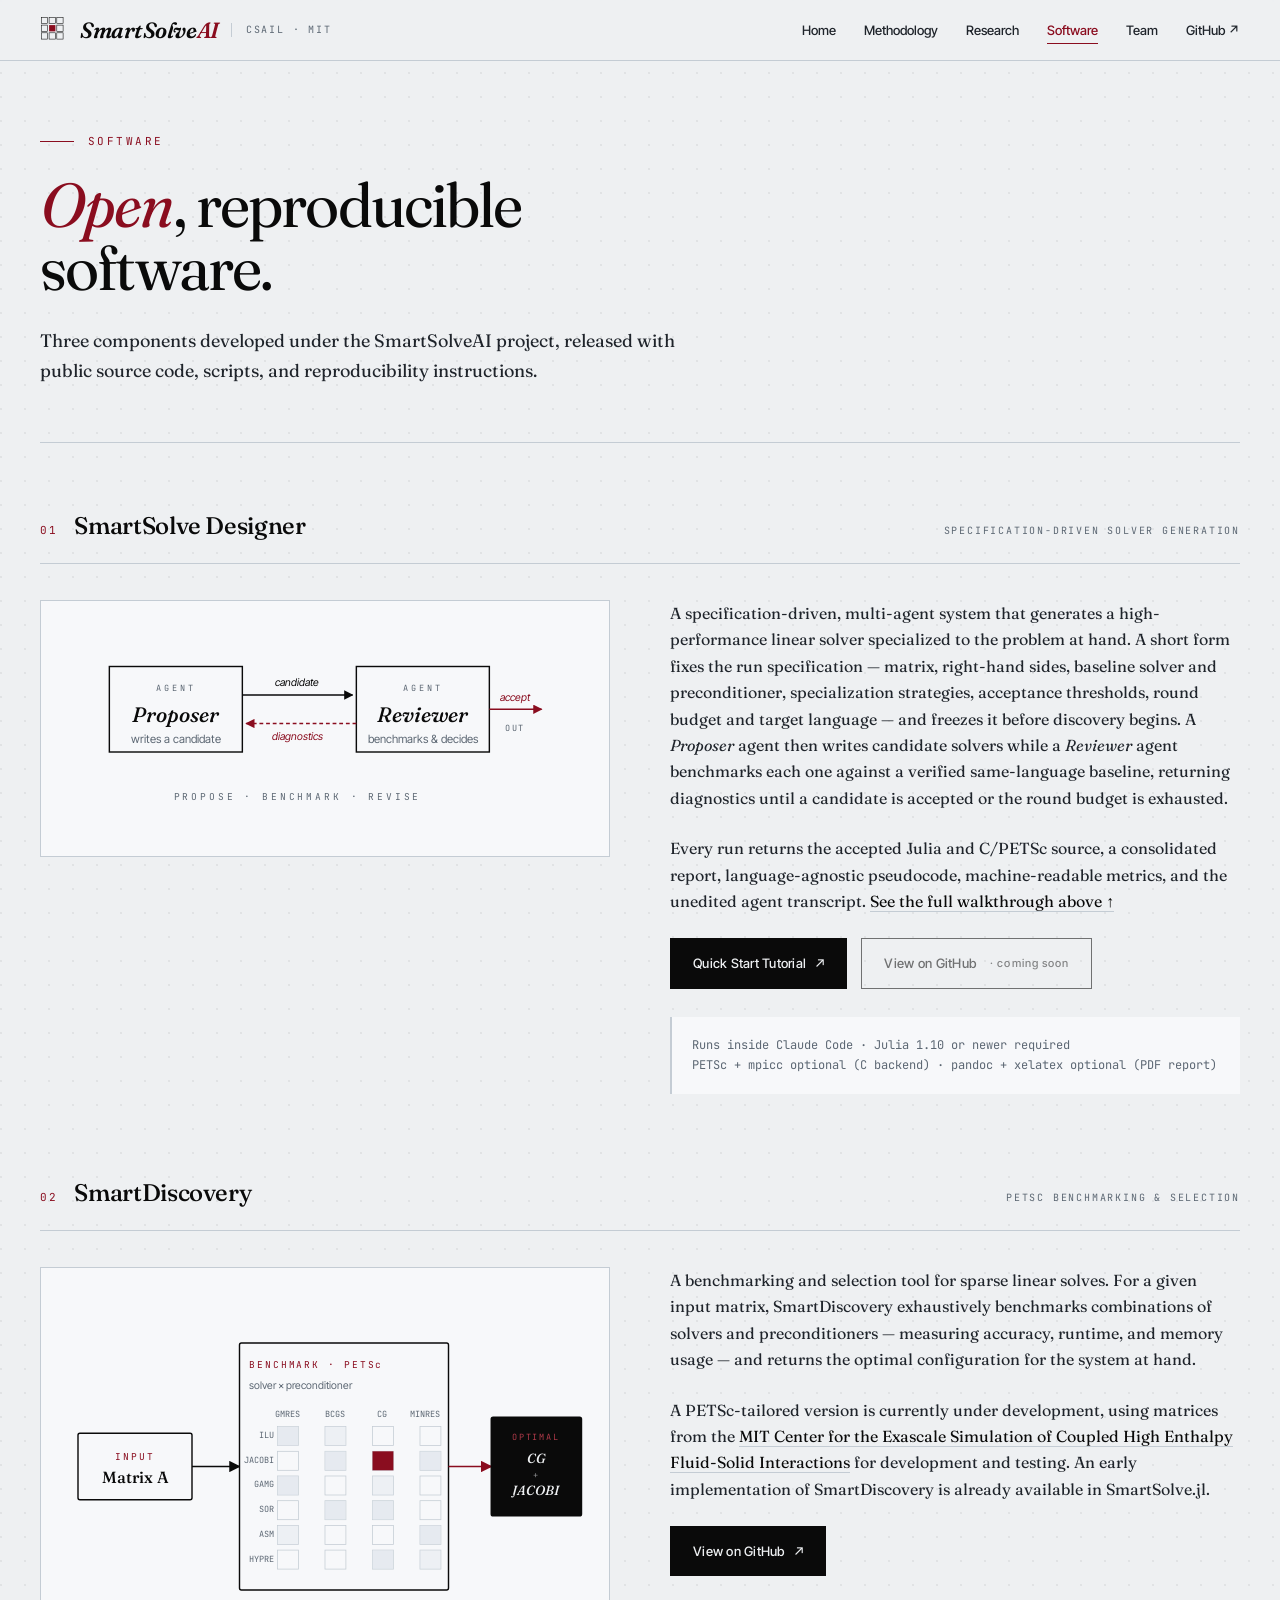
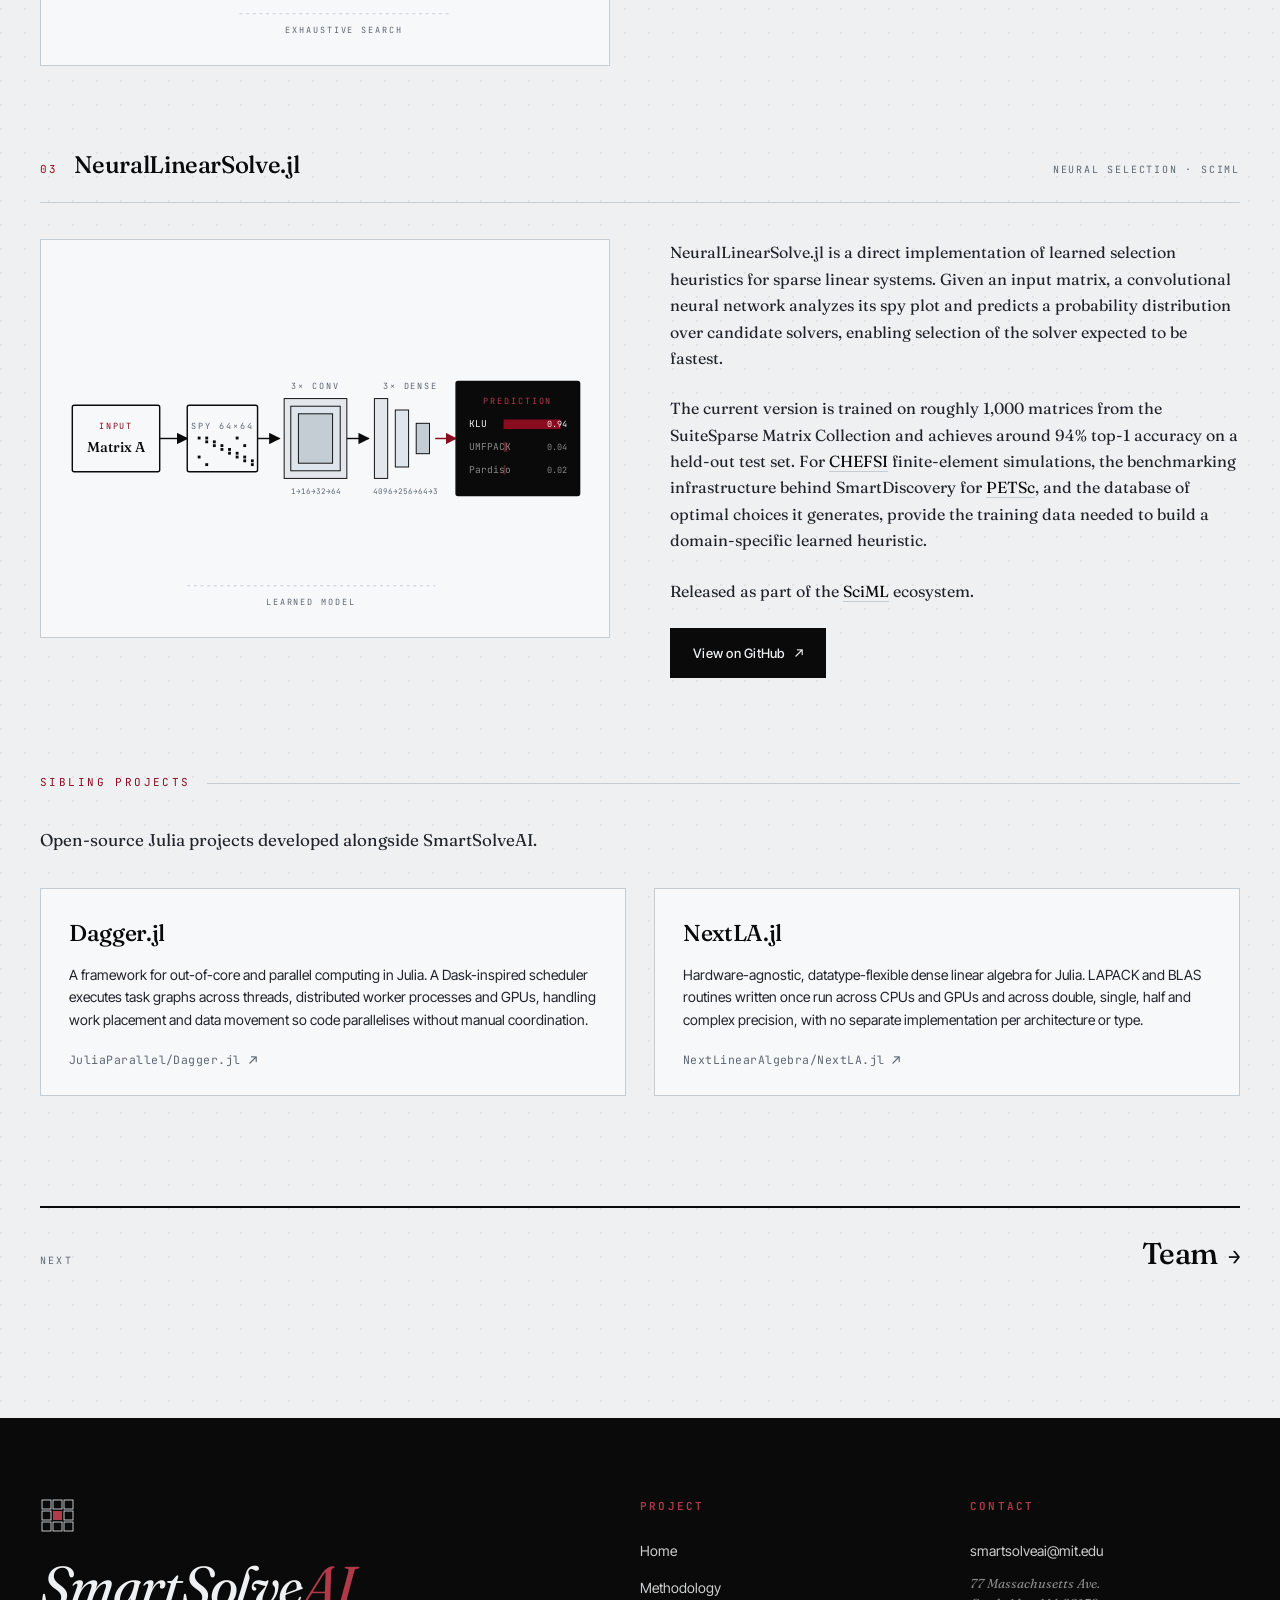
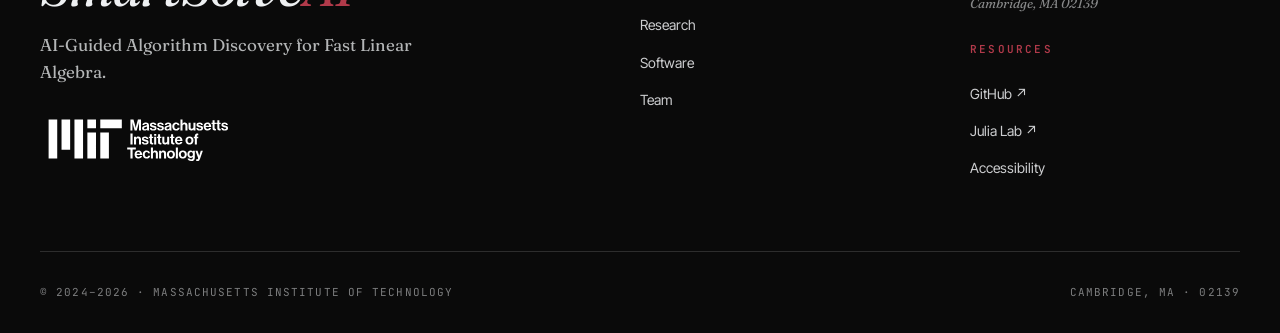
<file: software.html>
<!DOCTYPE html>
<html lang="en">
<head>
<meta charset="UTF-8" />
<meta name="viewport" content="width=device-width, initial-scale=1.0" />
<!-- Google tag (gtag.js) -->
<script async src="https://www.googletagmanager.com/gtag/js?id=G-X3NBB3QCY7"></script>
<script>
  window.dataLayer = window.dataLayer || [];
  function gtag(){dataLayer.push(arguments);}
  gtag('js', new Date());
  gtag('config', 'G-X3NBB3QCY7');
</script>
<title>Software — SmartSolveAI | MIT</title>
<meta name="description" content="Open, reproducible software from the SmartSolveAI project: SmartSolve Designer, SmartDiscovery and NeuralLinearSolve.jl." />
<link rel="canonical" href="https://smartsolveai.mit.edu/software.html" />
<!-- Link previews. Plain meta tags — no account or service involved.
     Card regenerated from assets/social/og-card.src.html:
     google-chrome --headless --window-size=1200,630 --screenshot=assets/social/og-card.png <url> -->
<meta property="og:type" content="website" />
<meta property="og:site_name" content="SmartSolveAI" />
<meta property="og:url" content="https://smartsolveai.mit.edu/software.html" />
<meta property="og:title" content="Software — SmartSolveAI" />
<meta property="og:description" content="Open, reproducible software from the SmartSolveAI project: SmartSolve Designer, SmartDiscovery and NeuralLinearSolve.jl." />
<meta property="og:image" content="https://smartsolveai.mit.edu/assets/social/og-card.png" />
<meta property="og:image:type" content="image/png" />
<meta property="og:image:width" content="1200" />
<meta property="og:image:height" content="630" />
<meta property="og:image:alt" content="SmartSolveAI — AI-Guided Algorithm Discovery for Fast Linear Algebra. MIT CSAIL." />
<meta name="twitter:card" content="summary_large_image" />
<link rel="icon" type="image/svg+xml" href="data:image/svg+xml;utf8,<svg xmlns='http://www.w3.org/2000/svg' viewBox='0 0 80 80'><g stroke='%230a0a0a' stroke-width='3' fill='none'><rect x='4' y='4' width='18' height='18'/><rect x='26' y='4' width='18' height='18'/><rect x='48' y='4' width='18' height='18'/><rect x='4' y='26' width='18' height='18'/><rect x='48' y='26' width='18' height='18'/><rect x='4' y='48' width='18' height='18'/><rect x='26' y='48' width='18' height='18'/><rect x='48' y='48' width='18' height='18'/></g><rect x='26' y='26' width='18' height='18' fill='%238a0d1f'/></svg>" />
<link rel="preconnect" href="https://fonts.googleapis.com">
<link rel="preconnect" href="https://fonts.gstatic.com" crossorigin>
<link href="https://fonts.googleapis.com/css2?family=Fraunces:opsz,wght@9..144,300;9..144,400;9..144,500;9..144,600;9..144,700&family=Inter+Tight:wght@300;400;500;600;700&family=JetBrains+Mono:wght@300;400;500&display=swap" rel="stylesheet">
<link rel="stylesheet" href="assets/css/site.css?v=5cbbfe77-13fe0eda">
</head>
<body>

<a class="skip-link" href="#main">Skip to content</a>

<!-- TOP BAR -->
<header class="topbar">
  <div class="topbar-inner">
    <a href="index.html" class="brand" aria-label="SmartSolveAI home">
      <svg class="brand-svg" viewBox="0 0 80 80" xmlns="http://www.w3.org/2000/svg" aria-hidden="true">
        <g stroke="#0a0a0a" stroke-width="1.6" fill="none">
          <rect x="4"  y="4"  width="18" height="18"/>
          <rect x="26" y="4"  width="18" height="18"/>
          <rect x="48" y="4"  width="18" height="18"/>
          <rect x="4"  y="26" width="18" height="18"/>
          <rect x="48" y="26" width="18" height="18"/>
          <rect x="4"  y="48" width="18" height="18"/>
          <rect x="26" y="48" width="18" height="18"/>
          <rect x="48" y="48" width="18" height="18"/>
        </g>
        <rect x="26" y="26" width="18" height="18" fill="#8a0d1f"/>
      </svg>
      <span class="brand-mark">SmartSolve<span class="brand-mark-ai">AI</span></span>
      <span class="brand-tag">CSAIL · MIT</span>
    </a>
    <nav class="topnav" id="topnav">
      <a href="index.html">Home</a>
      <a href="methodology.html">Methodology</a>
      <a href="research.html">Research</a>
      <a href="software.html" class="is-active">Software</a>
      <a href="team.html">Team</a>
      <a href="https://github.com/Smart-Solve-AI">GitHub ↗</a>
    </nav>
    <button class="nav-toggle" type="button" id="nav-toggle"
            aria-label="Menu" aria-expanded="false" aria-controls="topnav">
      <span class="nav-toggle-bars" aria-hidden="true"><span></span><span></span><span></span></span>
    </button>
  </div>
</header>



<main id="main">
<!-- PAGE HEAD -->
<header class="page-head">
  <div class="page-head-inner">
    <div class="page-eyebrow">Software</div>
    <h1 class="page-title"><em>Open</em>, reproducible software.</h1>
    <p class="page-lede">Three components developed under the SmartSolveAI project, released with public source code, scripts, and reproducibility instructions.</p>
  </div>
</header>
<div class="page-rule"></div>

<!-- SOFTWARE -->
<section class="content" id="software">

  <!-- PRODUCT 1: SmartSolve Designer -->
  <div class="product-block">
    <div class="product-badge">
      <span class="product-badge-num">01</span>
      <span class="product-badge-name">SmartSolve Designer</span>
      <span class="product-badge-kind">Specification-driven solver generation</span>
    </div>

    <!-- Top row: architecture diagram (left) + description (right) -->
    <div class="software-block">
      <div>
        <svg class="discovery-flow" viewBox="0 0 560 230" xmlns="http://www.w3.org/2000/svg" role="img" aria-labelledby="agentLoopTitle">
          <title id="agentLoopTitle">The SmartSolve Designer agent loop: a Proposer agent writes a candidate solver; a Reviewer agent benchmarks it against a verified baseline and either returns diagnostics to the Proposer or accepts the candidate as the final solver.</title>

          <defs>
            <marker id="arrInk" viewBox="0 0 10 10" refX="9" refY="5" markerWidth="7" markerHeight="7" orient="auto">
              <path d="M 0 0 L 10 5 L 0 10 z" fill="#0a0a0a"/>
            </marker>
            <marker id="arrAcc" viewBox="0 0 10 10" refX="9" refY="5" markerWidth="7" markerHeight="7" orient="auto">
              <path d="M 0 0 L 10 5 L 0 10 z" fill="#8a0d1f"/>
            </marker>
          </defs>

          <!-- PROPOSER -->
          <g>
            <rect x="53" y="50" width="140" height="90" fill="none" stroke="#0a0a0a" stroke-width="1.5"/>
            <text x="123" y="76" text-anchor="middle" font-family="JetBrains Mono, monospace" font-size="9" letter-spacing="3" fill="#5c6773">AGENT</text>
            <text x="123" y="108" text-anchor="middle" font-family="Fraunces, serif" font-size="22" font-weight="500" font-style="italic" fill="#0a0a0a">Proposer</text>
            <text x="123" y="130" text-anchor="middle" font-family="Inter Tight, sans-serif" font-size="12" fill="#5c6773">writes a candidate</text>
          </g>

          <!-- REVIEWER -->
          <g>
            <rect x="313" y="50" width="140" height="90" fill="none" stroke="#0a0a0a" stroke-width="1.5"/>
            <text x="383" y="76" text-anchor="middle" font-family="JetBrains Mono, monospace" font-size="9" letter-spacing="3" fill="#5c6773">AGENT</text>
            <text x="383" y="108" text-anchor="middle" font-family="Fraunces, serif" font-size="22" font-weight="500" font-style="italic" fill="#0a0a0a">Reviewer</text>
            <text x="383" y="130" text-anchor="middle" font-family="Inter Tight, sans-serif" font-size="12" fill="#5c6773">benchmarks &amp; decides</text>
          </g>

          <!-- FORWARD: candidate (solid ink, top) -->
          <path d="M 193 80 L 309 80" fill="none" stroke="#0a0a0a" stroke-width="1.4" marker-end="url(#arrInk)"/>
          <text x="251" y="71" text-anchor="middle" font-family="Inter Tight, sans-serif" font-size="11" font-style="italic" fill="#0a0a0a">candidate</text>

          <!-- FEEDBACK: diagnostics (dashed crimson, bottom) -->
          <path d="M 313 110 L 197 110" fill="none" stroke="#8a0d1f" stroke-width="1.4" stroke-dasharray="4 3" marker-end="url(#arrAcc)"/>
          <text x="251" y="127" text-anchor="middle" font-family="Inter Tight, sans-serif" font-size="11" font-style="italic" fill="#8a0d1f">diagnostics</text>

          <!-- EXIT: accept (solid crimson, right) -->
          <path d="M 453 95 L 508 95" fill="none" stroke="#8a0d1f" stroke-width="1.4" marker-end="url(#arrAcc)"/>
          <text x="480" y="86" text-anchor="middle" font-family="Inter Tight, sans-serif" font-size="11" font-style="italic" fill="#8a0d1f">accept</text>
          <text x="480" y="118" text-anchor="middle" font-family="JetBrains Mono, monospace" font-size="9" letter-spacing="2" fill="#5c6773">OUT</text>

          <!-- CAPTION -->
          <text x="251" y="190" text-anchor="middle" font-family="JetBrains Mono, monospace" font-size="10" letter-spacing="3" fill="#5c6773">PROPOSE  ·  BENCHMARK  ·  REVISE</text>
        </svg>
      </div>

      <div class="software-info">
        <p>
          A specification-driven, multi-agent system that generates a high-performance linear solver specialized to the problem at hand. A short form fixes the run specification — matrix, right-hand sides, baseline solver and preconditioner, specialization strategies, acceptance thresholds, round budget and target language — and freezes it before discovery begins. A <em>Proposer</em> agent then writes candidate solvers while a <em>Reviewer</em> agent benchmarks each one against a verified same-language baseline, returning diagnostics until a candidate is accepted or the round budget is exhausted.
        </p>
        <p>
          Every run returns the accepted Julia and C/PETSc source, a consolidated report, language-agnostic pseudocode, machine-readable metrics, and the unedited agent transcript. <a href="#designer" class="inline-link">See the full walkthrough above ↑</a>
        </p>
        <div class="software-actions">
          <a href="SmartSolve_Designer_Quick_Start_Tutorial.pdf" class="btn btn-primary" target="_blank" rel="noopener">
            <span>Quick Start Tutorial</span><span class="btn-arrow">↗</span>
          </a>
          <a href="https://github.com/Smart-Solve-AI/SmartSolveDesigner" class="btn btn-ghost btn-pending" target="_blank" rel="noopener" aria-disabled="true">
            <span>View on GitHub</span>
          </a>
        </div>
        <div class="software-citation">
          Runs inside Claude Code · Julia 1.10 or newer required<br>
          PETSc + mpicc optional (C backend) · pandoc + xelatex optional (PDF report)
        </div>
      </div>
    </div>
  </div>

  <!-- PRODUCT 2: SmartDiscovery -->
  <div class="product-block">
    <div class="product-badge">
      <span class="product-badge-num">02</span>
      <span class="product-badge-name">SmartDiscovery</span>
      <span class="product-badge-kind">PETSc benchmarking &amp; selection</span>
    </div>

    <div class="software-block">
      <!-- Visual: workflow micro-diagram -->
      <div>
        <svg class="discovery-flow" viewBox="0 0 560 380" xmlns="http://www.w3.org/2000/svg" role="img" aria-labelledby="discoveryFlowTitle">
          <title id="discoveryFlowTitle">SmartDiscovery workflow: input matrix benchmarked across PETSc solver–preconditioner combinations, returning the optimal configuration.</title>

          <defs>
            <marker id="arrowD" viewBox="0 0 10 10" refX="9" refY="5" markerWidth="8" markerHeight="8" orient="auto">
              <path d="M 0 0 L 10 5 L 0 10 z" fill="#0a0a0a"/>
            </marker>
            <marker id="arrowDA" viewBox="0 0 10 10" refX="9" refY="5" markerWidth="8" markerHeight="8" orient="auto">
              <path d="M 0 0 L 10 5 L 0 10 z" fill="#8a0d1f"/>
            </marker>
          </defs>

          <!-- INPUT: matrix A -->
          <g>
            <rect x="20" y="155" width="120" height="70" rx="2" fill="#f7f8fa" stroke="#0a0a0a" stroke-width="1.5"/>
            <text x="80" y="183" text-anchor="middle" font-family="JetBrains Mono, monospace" font-size="10" letter-spacing="2" fill="#8a0d1f">INPUT</text>
            <text x="80" y="207" text-anchor="middle" font-family="Fraunces, serif" font-size="17" font-weight="500" fill="#0a0a0a">Matrix A</text>
          </g>

          <!-- arrow to benchmark -->
          <line x1="140" y1="190" x2="190" y2="190" stroke="#0a0a0a" stroke-width="1.5" marker-end="url(#arrowD)"/>

          <!-- BENCHMARK GRID: solver x preconditioner combos -->
          <g>
            <rect x="190" y="60" width="220" height="260" rx="2" fill="#f7f8fa" stroke="#0a0a0a" stroke-width="1.5"/>
            <text x="200" y="86" font-family="JetBrains Mono, monospace" font-size="10" letter-spacing="2" fill="#8a0d1f">BENCHMARK · PETSc</text>
            <text x="200" y="108" font-family="Inter Tight, sans-serif" font-size="11" fill="#5c6773">solver × preconditioner</text>

            <!-- grid headers (solvers) -->
            <text x="240" y="138" text-anchor="middle" font-family="JetBrains Mono, monospace" font-size="9" fill="#5c6773">GMRES</text>
            <text x="290" y="138" text-anchor="middle" font-family="JetBrains Mono, monospace" font-size="9" fill="#5c6773">BCGS</text>
            <text x="340" y="138" text-anchor="middle" font-family="JetBrains Mono, monospace" font-size="9" fill="#5c6773">CG</text>
            <text x="385" y="138" text-anchor="middle" font-family="JetBrains Mono, monospace" font-size="9" fill="#5c6773">MINRES</text>

            <!-- row labels (preconditioners) -->
            <text x="226" y="160" text-anchor="end" font-family="JetBrains Mono, monospace" font-size="9" fill="#5c6773">ILU</text>
            <text x="226" y="186" text-anchor="end" font-family="JetBrains Mono, monospace" font-size="9" fill="#5c6773">JACOBI</text>
            <text x="226" y="212" text-anchor="end" font-family="JetBrains Mono, monospace" font-size="9" fill="#5c6773">GAMG</text>
            <text x="226" y="238" text-anchor="end" font-family="JetBrains Mono, monospace" font-size="9" fill="#5c6773">SOR</text>
            <text x="226" y="264" text-anchor="end" font-family="JetBrains Mono, monospace" font-size="9" fill="#5c6773">ASM</text>
            <text x="226" y="290" text-anchor="end" font-family="JetBrains Mono, monospace" font-size="9" fill="#5c6773">HYPRE</text>

            <!-- 6 × 4 grid of benchmark cells -->
            <g stroke="#c4ccd4" stroke-width="0.8" fill="none">
              <!-- row 1 -->
              <rect x="230" y="148" width="22" height="20"/><rect x="280" y="148" width="22" height="20"/><rect x="330" y="148" width="22" height="20"/><rect x="380" y="148" width="22" height="20"/>
              <!-- row 2 -->
              <rect x="230" y="174" width="22" height="20"/><rect x="280" y="174" width="22" height="20"/><rect x="330" y="174" width="22" height="20"/><rect x="380" y="174" width="22" height="20"/>
              <!-- row 3 -->
              <rect x="230" y="200" width="22" height="20"/><rect x="280" y="200" width="22" height="20"/><rect x="330" y="200" width="22" height="20"/><rect x="380" y="200" width="22" height="20"/>
              <!-- row 4 -->
              <rect x="230" y="226" width="22" height="20"/><rect x="280" y="226" width="22" height="20"/><rect x="330" y="226" width="22" height="20"/><rect x="380" y="226" width="22" height="20"/>
              <!-- row 5 -->
              <rect x="230" y="252" width="22" height="20"/><rect x="280" y="252" width="22" height="20"/><rect x="330" y="252" width="22" height="20"/><rect x="380" y="252" width="22" height="20"/>
              <!-- row 6 -->
              <rect x="230" y="278" width="22" height="20"/><rect x="280" y="278" width="22" height="20"/><rect x="330" y="278" width="22" height="20"/><rect x="380" y="278" width="22" height="20"/>
            </g>

            <!-- shaded cells to suggest measured performance (subtle blue-gray fills) -->
            <g fill="#dfe5ec" opacity="0.7">
              <rect x="230" y="148" width="22" height="20"/>
              <rect x="280" y="174" width="22" height="20"/>
              <rect x="330" y="226" width="22" height="20"/>
              <rect x="380" y="252" width="22" height="20"/>
              <rect x="230" y="200" width="22" height="20"/>
              <rect x="330" y="278" width="22" height="20"/>
              <rect x="280" y="226" width="22" height="20"/>
              <rect x="380" y="174" width="22" height="20"/>
            </g>
            <g fill="#dfe5ec" opacity="0.4">
              <rect x="280" y="148" width="22" height="20"/>
              <rect x="330" y="200" width="22" height="20"/>
              <rect x="230" y="252" width="22" height="20"/>
              <rect x="380" y="278" width="22" height="20"/>
            </g>

            <!-- THE WINNER: highlighted cell in crimson -->
            <rect x="330" y="174" width="22" height="20" fill="#8a0d1f"/>
          </g>

          <!-- arrow from grid to optimal config -->
          <line x1="410" y1="190" x2="455" y2="190" stroke="#8a0d1f" stroke-width="1.5" marker-end="url(#arrowDA)"/>

          <!-- OUTPUT: optimal config -->
          <g>
            <rect x="455" y="138" width="95" height="104" rx="2" fill="#0a0a0a" stroke="#0a0a0a" stroke-width="1.5"/>
            <text x="502" y="162" text-anchor="middle" font-family="JetBrains Mono, monospace" font-size="9" letter-spacing="2" fill="#b13a4a">OPTIMAL</text>
            <text x="502" y="186" text-anchor="middle" font-family="Fraunces, serif" font-size="14" font-weight="500" font-style="italic" fill="#eef0f2">CG</text>
            <text x="502" y="202" text-anchor="middle" font-family="JetBrains Mono, monospace" font-size="9" fill="rgba(238,240,242,0.55)">+</text>
            <text x="502" y="220" text-anchor="middle" font-family="Fraunces, serif" font-size="14" font-weight="500" font-style="italic" fill="#eef0f2">JACOBI</text>
          </g>

          <!-- dotted underline annotation -->
          <line x1="190" y1="345" x2="410" y2="345" stroke="#c4ccd4" stroke-width="1" stroke-dasharray="3 4"/>
          <text x="300" y="365" text-anchor="middle" font-family="JetBrains Mono, monospace" font-size="9" letter-spacing="2" fill="#5c6773">EXHAUSTIVE SEARCH</text>
        </svg>
      </div>

      <div class="software-info">
        <p>
          A benchmarking and selection tool for sparse linear solves. For a given input matrix, SmartDiscovery exhaustively benchmarks combinations of solvers and preconditioners — measuring accuracy, runtime, and memory usage — and returns the optimal configuration for the system at hand.
        </p>
        <p>
          A PETSc-tailored version is currently under development, using matrices from the <a href="https://chefsi.mit.edu/" target="_blank" rel="noopener" class="inline-link">MIT Center for the Exascale Simulation of Coupled High Enthalpy Fluid-Solid Interactions</a> for development and testing. An early implementation of SmartDiscovery is already available in SmartSolve.jl.
        </p>
        <div class="software-actions">
          <a href="https://github.com/Smart-Solve-AI/SmartDiscovery" class="btn btn-primary" target="_blank" rel="noopener">
            <span>View on GitHub</span><span class="btn-arrow">↗</span>
          </a>
        </div>
      </div>
    </div>
  </div>

  <!-- PRODUCT 3: NeuralLinearSolve.jl -->
  <div class="product-block">
    <div class="product-badge">
      <span class="product-badge-num">03</span>
      <span class="product-badge-name">NeuralLinearSolve.jl</span>
      <span class="product-badge-kind">Neural selection · SciML</span>
    </div>

    <div class="software-block">
      <!-- Visual: CNN pipeline diagram -->
      <div>
        <svg class="discovery-flow" viewBox="0 0 560 380" xmlns="http://www.w3.org/2000/svg" role="img" aria-labelledby="nnFlowTitle">
          <title id="nnFlowTitle">NeuralLinearSolve.jl pipeline: sparse matrix rendered as a 64×64 spy plot, processed through three convolutional blocks and three dense layers, producing a probability distribution over candidate solvers.</title>

          <defs>
            <marker id="arrowNN" viewBox="0 0 10 10" refX="9" refY="5" markerWidth="8" markerHeight="8" orient="auto">
              <path d="M 0 0 L 10 5 L 0 10 z" fill="#0a0a0a"/>
            </marker>
            <marker id="arrowNNA" viewBox="0 0 10 10" refX="9" refY="5" markerWidth="8" markerHeight="8" orient="auto">
              <path d="M 0 0 L 10 5 L 0 10 z" fill="#8a0d1f"/>
            </marker>
          </defs>

          <!-- INPUT: sparse matrix A -->
          <g>
            <rect x="14" y="155" width="92" height="70" rx="2" fill="#f7f8fa" stroke="#0a0a0a" stroke-width="1.5"/>
            <text x="60" y="180" text-anchor="middle" font-family="JetBrains Mono, monospace" font-size="9" letter-spacing="2" fill="#8a0d1f">INPUT</text>
            <text x="60" y="204" text-anchor="middle" font-family="Fraunces, serif" font-size="15" font-weight="500" fill="#0a0a0a">Matrix A</text>
          </g>

          <line x1="106" y1="190" x2="135" y2="190" stroke="#0a0a0a" stroke-width="1.5" marker-end="url(#arrowNN)"/>

          <!-- SPY PLOT (64x64 binary image) -->
          <g>
            <rect x="135" y="155" width="74" height="70" rx="2" fill="#f7f8fa" stroke="#0a0a0a" stroke-width="1.5"/>
            <text x="172" y="180" text-anchor="middle" font-family="JetBrains Mono, monospace" font-size="9" letter-spacing="2" fill="#5c6773">SPY 64×64</text>
            <!-- mini spy-plot rendering: diagonal + arrow-shaped sparsity -->
            <g transform="translate(146, 188)" fill="#0a0a0a">
              <!-- 8x8 grid of dots, with sparse "diagonal + corners" pattern -->
              <rect x="0" y="0" width="3" height="3"/>
              <rect x="8" y="0" width="3" height="3"/>
              <rect x="40" y="0" width="3" height="3"/>
              <rect x="8" y="4" width="3" height="3"/>
              <rect x="16" y="4" width="3" height="3"/>
              <rect x="16" y="8" width="3" height="3"/>
              <rect x="24" y="8" width="3" height="3"/>
              <rect x="48" y="8" width="3" height="3"/>
              <rect x="24" y="12" width="3" height="3"/>
              <rect x="32" y="12" width="3" height="3"/>
              <rect x="32" y="16" width="3" height="3"/>
              <rect x="40" y="16" width="3" height="3"/>
              <rect x="0" y="20" width="3" height="3"/>
              <rect x="40" y="20" width="3" height="3"/>
              <rect x="48" y="20" width="3" height="3"/>
              <rect x="48" y="24" width="3" height="3"/>
              <rect x="56" y="24" width="3" height="3"/>
              <rect x="56" y="28" width="3" height="3"/>
              <rect x="8" y="28" width="3" height="3"/>
            </g>
          </g>

          <line x1="209" y1="190" x2="232" y2="190" stroke="#0a0a0a" stroke-width="1.5" marker-end="url(#arrowNN)"/>

          <!-- CONV BLOCKS (3 stacked feature maps shrinking) -->
          <g>
            <text x="270" y="138" text-anchor="middle" font-family="JetBrains Mono, monospace" font-size="9" letter-spacing="2" fill="#5c6773">3× CONV</text>
            <!-- three nested rectangles to suggest feature-map stack -->
            <rect x="237" y="148" width="66" height="84" fill="#e3e7ec" stroke="#0a0a0a" stroke-width="1"/>
            <rect x="244" y="156" width="52" height="68" fill="#dfe5ec" stroke="#0a0a0a" stroke-width="1"/>
            <rect x="252" y="164" width="36" height="52" fill="#c4ccd4" stroke="#0a0a0a" stroke-width="1"/>
            <text x="270" y="248" text-anchor="middle" font-family="JetBrains Mono, monospace" font-size="8" fill="#5c6773">1→16→32→64</text>
          </g>

          <line x1="303" y1="190" x2="326" y2="190" stroke="#0a0a0a" stroke-width="1.5" marker-end="url(#arrowNN)"/>

          <!-- DENSE LAYERS (vertical bars shrinking) -->
          <g>
            <text x="370" y="138" text-anchor="middle" font-family="JetBrains Mono, monospace" font-size="9" letter-spacing="2" fill="#5c6773">3× DENSE</text>
            <!-- three vertical bars, decreasing -->
            <rect x="332" y="148" width="14" height="84" fill="#e3e7ec" stroke="#0a0a0a" stroke-width="1"/>
            <rect x="354" y="160" width="14" height="60" fill="#dfe5ec" stroke="#0a0a0a" stroke-width="1"/>
            <rect x="376" y="174" width="14" height="32" fill="#c4ccd4" stroke="#0a0a0a" stroke-width="1"/>
            <text x="365" y="248" text-anchor="middle" font-family="JetBrains Mono, monospace" font-size="8" fill="#5c6773">4096→256→64→3</text>
          </g>

          <line x1="396" y1="190" x2="418" y2="190" stroke="#8a0d1f" stroke-width="1.5" marker-end="url(#arrowNNA)"/>

          <!-- OUTPUT: solver probabilities -->
          <g>
            <rect x="418" y="130" width="130" height="120" rx="2" fill="#0a0a0a" stroke="#0a0a0a" stroke-width="1.5"/>
            <text x="483" y="154" text-anchor="middle" font-family="JetBrains Mono, monospace" font-size="9" letter-spacing="2" fill="#b13a4a">PREDICTION</text>

            <!-- three solver bars with probabilities -->
            <text x="432" y="178" font-family="JetBrains Mono, monospace" font-size="10" fill="#eef0f2">KLU</text>
            <rect x="468" y="170" width="60" height="10" fill="#8a0d1f"/>
            <text x="535" y="178" text-anchor="end" font-family="JetBrains Mono, monospace" font-size="9" fill="#eef0f2">0.94</text>

            <text x="432" y="202" font-family="JetBrains Mono, monospace" font-size="10" fill="rgba(238,240,242,0.55)">UMFPACK</text>
            <rect x="468" y="194" width="4" height="10" fill="rgba(177,58,74,0.45)"/>
            <text x="535" y="202" text-anchor="end" font-family="JetBrains Mono, monospace" font-size="9" fill="rgba(238,240,242,0.55)">0.04</text>

            <text x="432" y="226" font-family="JetBrains Mono, monospace" font-size="10" fill="rgba(238,240,242,0.55)">Pardiso</text>
            <rect x="468" y="218" width="2" height="10" fill="rgba(177,58,74,0.45)"/>
            <text x="535" y="226" text-anchor="end" font-family="JetBrains Mono, monospace" font-size="9" fill="rgba(238,240,242,0.55)">0.02</text>
          </g>

          <!-- baseline annotation -->
          <line x1="135" y1="345" x2="396" y2="345" stroke="#c4ccd4" stroke-width="1" stroke-dasharray="3 4"/>
          <text x="265" y="365" text-anchor="middle" font-family="JetBrains Mono, monospace" font-size="9" letter-spacing="2" fill="#5c6773">LEARNED MODEL</text>
        </svg>
      </div>

      <div class="software-info">
        <p>
          NeuralLinearSolve.jl is a direct implementation of learned selection heuristics for sparse linear systems. Given an input matrix, a convolutional neural network analyzes its spy plot and predicts a probability distribution over candidate solvers, enabling selection of the solver expected to be fastest.
        </p>
        <p>
          The current version is trained on roughly 1,000 matrices from the SuiteSparse Matrix Collection and achieves around 94% top-1 accuracy on a held-out test set. For <a href="https://chefsi.mit.edu/" target="_blank" rel="noopener" class="inline-link">CHEFSI</a> finite-element simulations, the benchmarking infrastructure behind SmartDiscovery for <a href="https://petsc.org/" target="_blank" rel="noopener" class="inline-link">PETSc</a>, and the database of optimal choices it generates, provide the training data needed to build a domain-specific learned heuristic.
        </p>
        <p>
          Released as part of the <a href="https://sciml.ai/" target="_blank" rel="noopener" class="inline-link">SciML</a> ecosystem.
        </p>
        <div class="software-actions">
          <a href="https://github.com/SciML/NeuralLinearSolve.jl" class="btn btn-primary" target="_blank" rel="noopener">
            <span>View on GitHub</span><span class="btn-arrow">↗</span>
          </a>
        </div>
      </div>
    </div>
  </div>

  <!-- SIBLING PROJECTS -->
  <div class="siblings">
    <h2 class="section-mark">Sibling projects</h2>
    <p class="siblings-lede">
      Open-source Julia projects developed alongside SmartSolveAI.
    </p>
    <div class="sibling-grid">
      <a class="sibling-card" href="https://github.com/JuliaParallel/Dagger.jl" target="_blank" rel="noopener">
        <div class="sibling-name">Dagger.jl</div>
        <p class="sibling-desc">
          A framework for out-of-core and parallel computing in Julia. A Dask-inspired scheduler
          executes task graphs across threads, distributed worker processes and GPUs, handling work
          placement and data movement so code parallelises without manual coordination.
        </p>
        <span class="sibling-repo">JuliaParallel/Dagger.jl<span class="btn-arrow">↗</span></span>
      </a>
      <a class="sibling-card" href="https://github.com/NextLinearAlgebra/NextLA.jl" target="_blank" rel="noopener">
        <div class="sibling-name">NextLA.jl</div>
        <p class="sibling-desc">
          Hardware-agnostic, datatype-flexible dense linear algebra for Julia. LAPACK and BLAS
          routines written once run across CPUs and GPUs and across double, single, half and complex
          precision, with no separate implementation per architecture or type.
        </p>
        <span class="sibling-repo">NextLinearAlgebra/NextLA.jl<span class="btn-arrow">↗</span></span>
      </a>
    </div>
  </div>

</section>


<!-- NEXT -->
<nav class="page-next">
  <div class="page-next-inner">
    <span class="page-next-label">Next</span>
    <a class="page-next-link" href="team.html">Team<span class="arr">→</span></a>
  </div>
</nav>
</main>

<!-- FOOTER -->
<footer>
  <div class="footer-inner">
    <div class="footer-top">
      <div>
        <svg class="footer-mark" viewBox="0 0 80 80" xmlns="http://www.w3.org/2000/svg" aria-hidden="true">
          <g stroke="#eef0f2" stroke-width="1.6" fill="none">
            <rect x="4"  y="4"  width="18" height="18"/>
            <rect x="26" y="4"  width="18" height="18"/>
            <rect x="48" y="4"  width="18" height="18"/>
            <rect x="4"  y="26" width="18" height="18"/>
            <rect x="48" y="26" width="18" height="18"/>
            <rect x="4"  y="48" width="18" height="18"/>
            <rect x="26" y="48" width="18" height="18"/>
            <rect x="48" y="48" width="18" height="18"/>
          </g>
          <rect x="26" y="26" width="18" height="18" fill="#b13a4a"/>
        </svg>
        <div class="footer-brand">SmartSolve<span class="footer-brand-ai">AI</span></div>
        <p class="footer-tagline">
          AI-Guided Algorithm Discovery for Fast Linear Algebra.
        </p>

        <!--
          MIT LOCK-UP — required by MIT Brand Guide (brand.mit.edu/logos-marks/logo-lock-ups).
          Replace src below with the official lock-up downloaded from:
          https://brand.mit.edu/downloads?downloads_keywords=lockups
          The three-line lock-up should be used above 50px tall on digital.
          When over a dark background (this footer), use the WHITE variant.
        -->
        <a href="https://www.mit.edu/" class="mit-lockup" target="_blank" rel="noopener" aria-label="Massachusetts Institute of Technology">
          <img src="assets/logos/mit-lockup-white.svg" alt="Massachusetts Institute of Technology"
               onerror="this.style.display='none'; this.nextElementSibling.style.display='block';"/>
          <span class="mit-lockup-fallback">Massachusetts Institute of Technology</span>
        </a>
      </div>
      <div class="footer-col">
        <h2 class="footer-head">Project</h2>
        <ul>
          <li><a href="index.html">Home</a></li>
          <li><a href="methodology.html">Methodology</a></li>
          <li><a href="research.html">Research</a></li>
          <li><a href="software.html">Software</a></li>
          <li><a href="team.html">Team</a></li>
        </ul>
      </div>
      <div class="footer-col">
        <h2 class="footer-head">Contact</h2>
        <ul>
          <li><a href="mailto:smartsolveai@mit.edu">smartsolveai@mit.edu</a></li>
          <li class="footer-addr">77 Massachusetts Ave.<br>Cambridge, MA 02139</li>
        </ul>
        <h2 class="footer-head" style="margin-top:28px">Resources</h2>
        <ul>
          <li><a href="https://github.com/Smart-Solve-AI" target="_blank" rel="noopener">GitHub ↗</a></li>
          <li><a href="https://julia.mit.edu/" target="_blank" rel="noopener">Julia Lab ↗</a></li>
          <li><a href="https://accessibility.mit.edu/captioning/mit-nad-agreement/" target="_blank" rel="noopener">Accessibility</a></li>
        </ul>
      </div>
    </div>
    <div class="footer-bottom">
      <div>© 2024–2026 · Massachusetts Institute of Technology</div>
      <div>Cambridge, MA · 02139</div>
    </div>
  </div>
</footer>

<script src="assets/js/site.js?v=5cbbfe77-13fe0eda" defer></script>

</body>
</html>
</file>
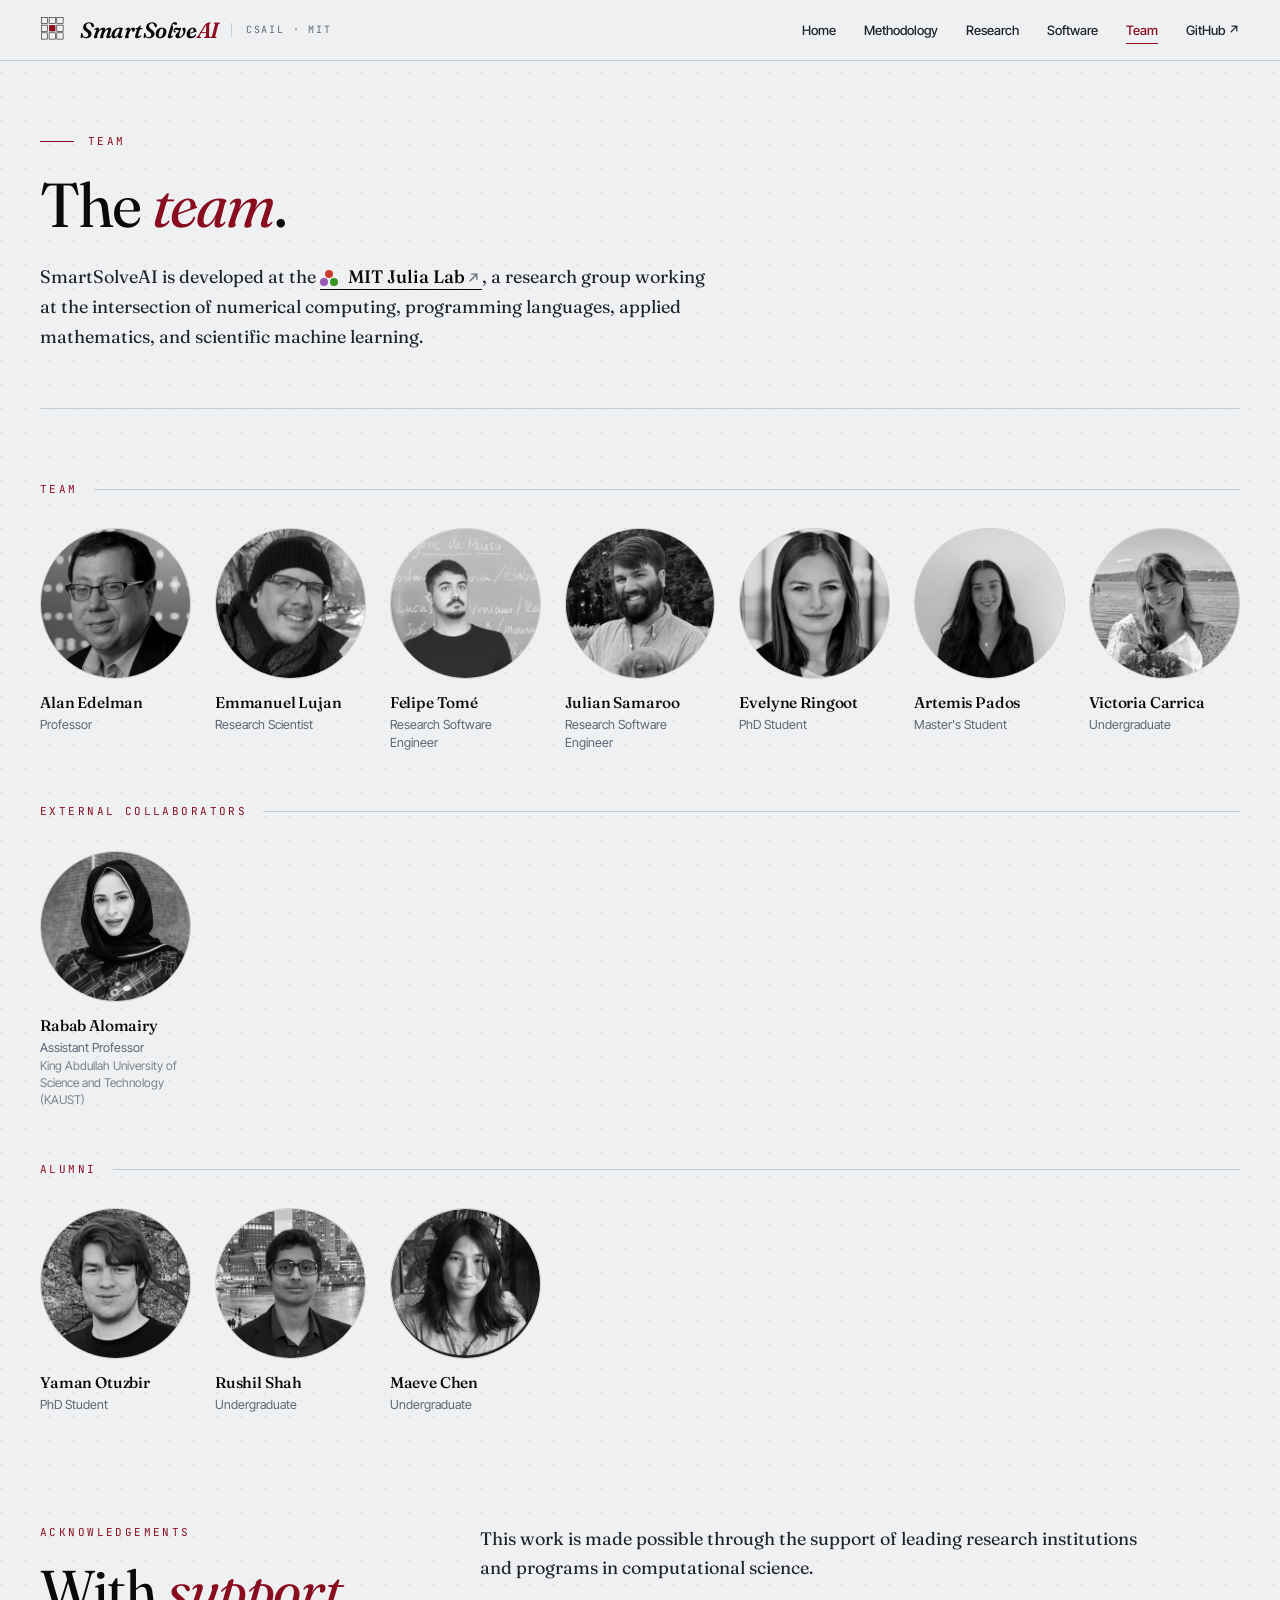
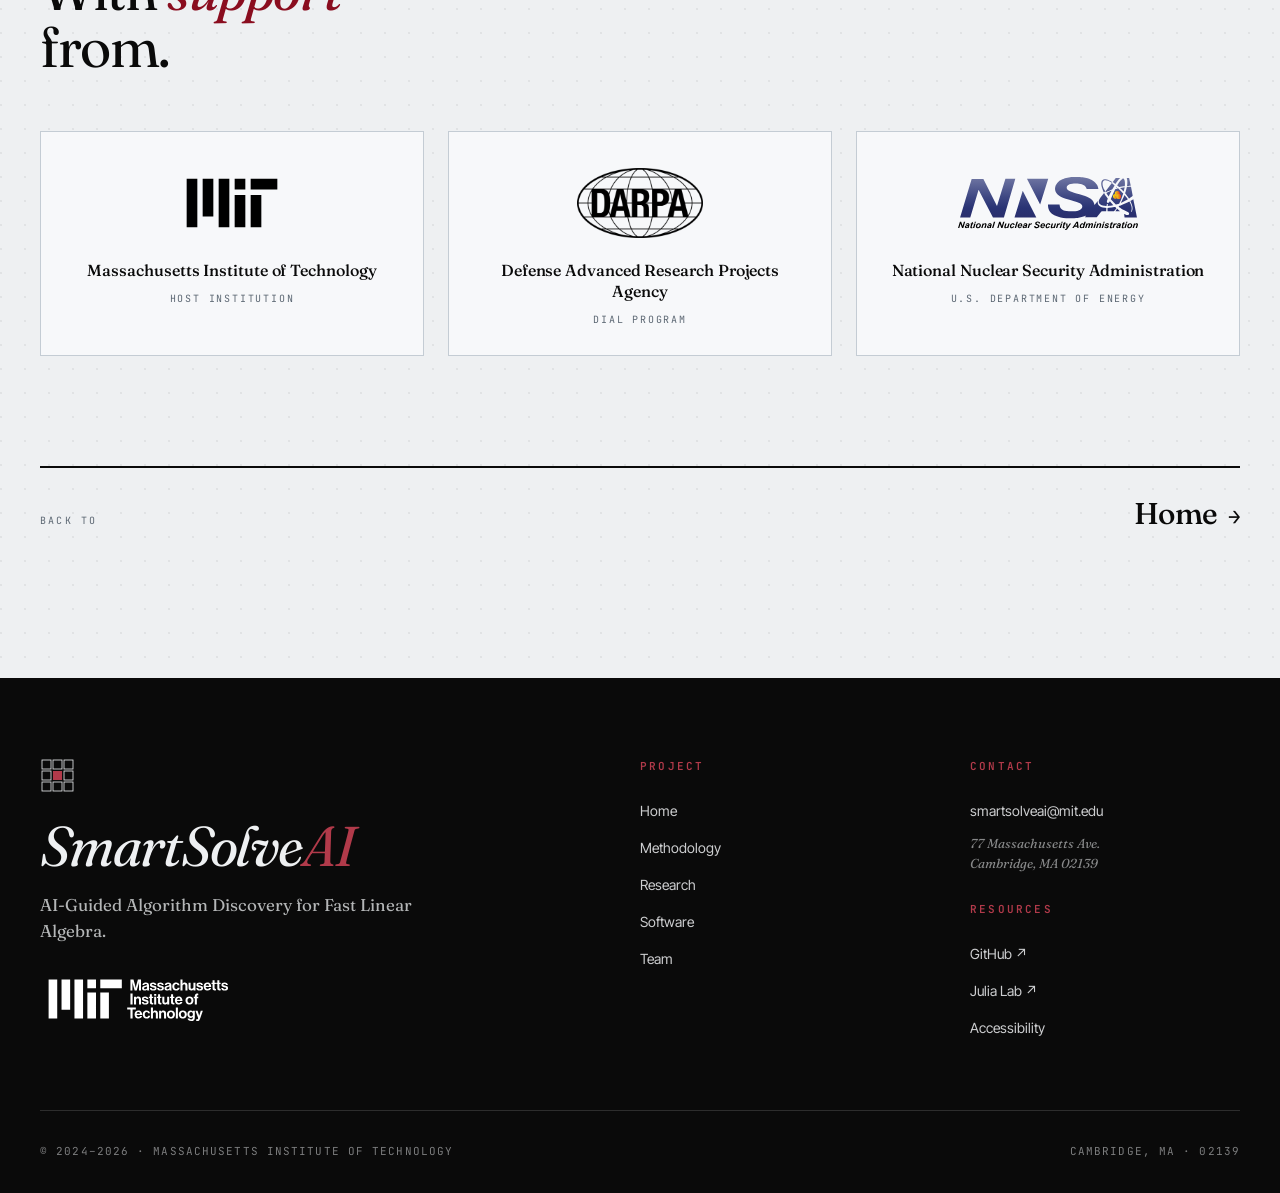
<file: team.html>
<!DOCTYPE html>
<html lang="en">
<head>
<meta charset="UTF-8" />
<meta name="viewport" content="width=device-width, initial-scale=1.0" />
<!-- Google tag (gtag.js) -->
<script async src="https://www.googletagmanager.com/gtag/js?id=G-X3NBB3QCY7"></script>
<script>
  window.dataLayer = window.dataLayer || [];
  function gtag(){dataLayer.push(arguments);}
  gtag('js', new Date());
  gtag('config', 'G-X3NBB3QCY7');
</script>
<title>Team — SmartSolveAI | MIT</title>
<meta name="description" content="SmartSolveAI is developed at the MIT Julia Lab, with support from MIT, DARPA and the NNSA." />
<link rel="canonical" href="https://smartsolveai.mit.edu/team.html" />
<!-- Link previews. Plain meta tags — no account or service involved.
     Card regenerated from assets/social/og-card.src.html:
     google-chrome --headless --window-size=1200,630 --screenshot=assets/social/og-card.png <url> -->
<meta property="og:type" content="website" />
<meta property="og:site_name" content="SmartSolveAI" />
<meta property="og:url" content="https://smartsolveai.mit.edu/team.html" />
<meta property="og:title" content="Team — SmartSolveAI" />
<meta property="og:description" content="SmartSolveAI is developed at the MIT Julia Lab, with support from MIT, DARPA and the NNSA." />
<meta property="og:image" content="https://smartsolveai.mit.edu/assets/social/og-card.png" />
<meta property="og:image:type" content="image/png" />
<meta property="og:image:width" content="1200" />
<meta property="og:image:height" content="630" />
<meta property="og:image:alt" content="SmartSolveAI — AI-Guided Algorithm Discovery for Fast Linear Algebra. MIT CSAIL." />
<meta name="twitter:card" content="summary_large_image" />
<link rel="icon" type="image/svg+xml" href="data:image/svg+xml;utf8,<svg xmlns='http://www.w3.org/2000/svg' viewBox='0 0 80 80'><g stroke='%230a0a0a' stroke-width='3' fill='none'><rect x='4' y='4' width='18' height='18'/><rect x='26' y='4' width='18' height='18'/><rect x='48' y='4' width='18' height='18'/><rect x='4' y='26' width='18' height='18'/><rect x='48' y='26' width='18' height='18'/><rect x='4' y='48' width='18' height='18'/><rect x='26' y='48' width='18' height='18'/><rect x='48' y='48' width='18' height='18'/></g><rect x='26' y='26' width='18' height='18' fill='%238a0d1f'/></svg>" />
<link rel="preconnect" href="https://fonts.googleapis.com">
<link rel="preconnect" href="https://fonts.gstatic.com" crossorigin>
<link href="https://fonts.googleapis.com/css2?family=Fraunces:opsz,wght@9..144,300;9..144,400;9..144,500;9..144,600;9..144,700&family=Inter+Tight:wght@300;400;500;600;700&family=JetBrains+Mono:wght@300;400;500&display=swap" rel="stylesheet">
<link rel="stylesheet" href="assets/css/site.css?v=5cbbfe77-13fe0eda">
</head>
<body>

<a class="skip-link" href="#main">Skip to content</a>

<!-- TOP BAR -->
<header class="topbar">
  <div class="topbar-inner">
    <a href="index.html" class="brand" aria-label="SmartSolveAI home">
      <svg class="brand-svg" viewBox="0 0 80 80" xmlns="http://www.w3.org/2000/svg" aria-hidden="true">
        <g stroke="#0a0a0a" stroke-width="1.6" fill="none">
          <rect x="4"  y="4"  width="18" height="18"/>
          <rect x="26" y="4"  width="18" height="18"/>
          <rect x="48" y="4"  width="18" height="18"/>
          <rect x="4"  y="26" width="18" height="18"/>
          <rect x="48" y="26" width="18" height="18"/>
          <rect x="4"  y="48" width="18" height="18"/>
          <rect x="26" y="48" width="18" height="18"/>
          <rect x="48" y="48" width="18" height="18"/>
        </g>
        <rect x="26" y="26" width="18" height="18" fill="#8a0d1f"/>
      </svg>
      <span class="brand-mark">SmartSolve<span class="brand-mark-ai">AI</span></span>
      <span class="brand-tag">CSAIL · MIT</span>
    </a>
    <nav class="topnav" id="topnav">
      <a href="index.html">Home</a>
      <a href="methodology.html">Methodology</a>
      <a href="research.html">Research</a>
      <a href="software.html">Software</a>
      <a href="team.html" class="is-active">Team</a>
      <a href="https://github.com/Smart-Solve-AI">GitHub ↗</a>
    </nav>
    <button class="nav-toggle" type="button" id="nav-toggle"
            aria-label="Menu" aria-expanded="false" aria-controls="topnav">
      <span class="nav-toggle-bars" aria-hidden="true"><span></span><span></span><span></span></span>
    </button>
  </div>
</header>



<main id="main">
<!-- PAGE HEAD -->
<header class="page-head">
  <div class="page-head-inner">
    <div class="page-eyebrow">Team</div>
    <h1 class="page-title">The <em>team</em>.</h1>
    <p class="page-lede">SmartSolveAI is developed at the
      <a href="https://julia.mit.edu/" target="_blank" rel="noopener" class="julia-inline">
        <span class="julia-dot-mark" aria-hidden="true">
          <span class="dot dot-r"></span><span class="dot dot-g"></span><span class="dot dot-p"></span>
        </span>
        MIT Julia Lab<span class="ext-arrow">↗</span>
      </a>,
      a research group working at the intersection of numerical computing, programming languages, applied mathematics, and scientific machine learning.</p>
  </div>
</header>
<div class="page-rule"></div>

<!-- TEAM -->
<section class="content" id="team">

  <div class="team-group">
    <h2 class="team-group-label">Team</h2>
    <div class="team-grid">
      <a class="person" href="http://www-math.mit.edu/~edelman" target="_blank" rel="noopener">
        <div class="person-photo"><img src="assets/team/alan-edelman.webp" loading="lazy" width="320" height="320"
           alt="Alan Edelman"></div>
        <div class="person-name">Alan Edelman</div>
        <div class="person-role">Professor</div>
      </a>
      <a class="person" href="https://www.mit.edu/~eljn" target="_blank" rel="noopener">
        <div class="person-photo"><img src="assets/team/emmanuel-lujan.webp" loading="lazy" width="320" height="320"
           alt="Emmanuel Lujan"></div>
        <div class="person-name">Emmanuel Lujan</div>
        <div class="person-role">Research Scientist</div>
      </a>
      <a class="person" href="https://github.com/fda-tome" target="_blank" rel="noopener">
        <div class="person-photo"><img src="assets/team/felipe-tome.webp" loading="lazy" width="320" height="320"
           alt="Felipe Tomé"></div>
        <div class="person-name">Felipe Tomé</div>
        <div class="person-role">Research Software Engineer</div>
      </a>
      <a class="person" href="https://github.com/jpsamaroo" target="_blank" rel="noopener">
        <div class="person-photo"><img src="assets/team/julian-samaroo.webp" loading="lazy" width="320" height="320"
           alt="Julian Samaroo"></div>
        <div class="person-name">Julian Samaroo</div>
        <div class="person-role">Research Software Engineer</div>
      </a>
      <a class="person" href="https://evelyne-ringoot.github.io/" target="_blank" rel="noopener">
        <div class="person-photo"><img src="assets/team/evelyne-ringoot.webp" loading="lazy" width="320" height="320"
           alt="Evelyne Ringoot"></div>
        <div class="person-name">Evelyne Ringoot</div>
        <div class="person-role">PhD Student</div>
      </a>
      <a class="person" href="https://www.linkedin.com/in/artemis-pados/" target="_blank" rel="noopener">
        <div class="person-photo"><img src="assets/team/artemis-pados.webp" loading="lazy" width="320" height="320"
           alt="Artemis Pados"></div>
        <div class="person-name">Artemis Pados</div>
        <div class="person-role">Master's Student</div>
      </a>
      <a class="person" href="https://www.linkedin.com/in/victoria-carrica-4020121bb" target="_blank" rel="noopener">
        <div class="person-photo"><img src="assets/team/victoria-carrica.webp" loading="lazy" width="320" height="320"
           alt="Victoria Carrica"></div>
        <div class="person-name">Victoria Carrica</div>
        <div class="person-role">Undergraduate</div>
      </a>
    </div>
  </div>

  <div class="team-group">
    <h2 class="team-group-label">External collaborators</h2>
    <div class="team-grid">
      <a class="person" href="https://cemse.kaust.edu.sa/profiles/rabab-alomairy" target="_blank" rel="noopener">
        <div class="person-photo"><img src="assets/team/rabab-alomairy.webp" loading="lazy" width="320" height="320"
           alt="Rabab Alomairy"></div>
        <div class="person-name">Rabab Alomairy</div>
        <div class="person-role">Assistant Professor</div>
        <div class="person-affil">King Abdullah University of Science and Technology (KAUST)</div>
      </a>
    </div>
  </div>

  <div class="team-group">
    <h2 class="team-group-label">Alumni</h2>
    <div class="team-grid">
      <a class="person" href="https://www.linkedin.com/in/yaman-b-otuzbir/" target="_blank" rel="noopener">
        <div class="person-photo"><img src="assets/team/yaman-otuzbir.webp" loading="lazy" width="320" height="320"
           alt="Yaman Otuzbir"></div>
        <div class="person-name">Yaman Otuzbir</div>
        <div class="person-role">PhD Student</div>
      </a>
      <a class="person" href="https://www.linkedin.com/in/rushil-shah-5a8056262" target="_blank" rel="noopener">
        <div class="person-photo"><img src="assets/team/rushil-shah.webp" loading="lazy" width="320" height="320"
           alt="Rushil Shah"></div>
        <div class="person-name">Rushil Shah</div>
        <div class="person-role">Undergraduate</div>
      </a>
      <a class="person" href="https://www.linkedin.com/in/maevechen" target="_blank" rel="noopener">
        <div class="person-photo"><img src="assets/team/maeve-chen.webp" loading="lazy" width="320" height="320"
           alt="Maeve Chen"></div>
        <div class="person-name">Maeve Chen</div>
        <div class="person-role">Undergraduate</div>
      </a>
    </div>
  </div>
</section>


<!-- ACKNOWLEDGEMENTS -->
<section class="content" id="acknowledgements">
  <div class="section-head">
    <div>
      <div class="section-eyebrow">Acknowledgements</div>
      <h2 class="section-title">With <em>support</em> from.</h2>
    </div>
    <p class="section-lede">
      This work is made possible through the support of leading research institutions and programs in computational science.
    </p>
  </div>

  <div class="ack-row">
    <a href="https://www.mit.edu/" class="ack-card" target="_blank" rel="noopener">
      <div class="ack-logo">
        <!--
          Replace with official MIT logo lock-up from:
          https://brand.mit.edu/downloads?downloads_keywords=lockups
          Use the three-line lock-up (above 50px) in black or MIT red.
        -->
        <img src="assets/logos/mit-lockup.svg" alt="MIT" onerror="this.style.display='none'; this.nextElementSibling.style.display='block';"/>
        <div class="ack-logo-fallback">MIT</div>
      </div>
      <div class="ack-name">Massachusetts Institute of Technology</div>
      <div class="ack-desc">Host institution</div>
    </a>
    <a href="https://www.darpa.mil/research/programs/mathematics-for-the-discovery-of-algorithms-and-architectures" class="ack-card" target="_blank" rel="noopener">
      <div class="ack-logo">
        <img src="assets/logos/darpa.svg" alt="DARPA logo" onerror="this.style.display='none'; this.nextElementSibling.style.display='block';"/>
        <div class="ack-logo-fallback">DARPA</div>
      </div>
      <div class="ack-name">Defense Advanced Research Projects Agency</div>
      <div class="ack-desc">DIAL Program</div>
    </a>
    <a href="https://www.energy.gov/nnsa/national-nuclear-security-administration" class="ack-card" target="_blank" rel="noopener">
      <div class="ack-logo">
        <img src="assets/logos/nnsa.svg" alt="NNSA logo" onerror="this.style.display='none'; this.nextElementSibling.style.display='block';"/>
        <div class="ack-logo-fallback">NNSA</div>
      </div>
      <div class="ack-name">National Nuclear Security Administration</div>
      <div class="ack-desc">U.S. Department of Energy</div>
    </a>
  </div>
</section>


<!-- NEXT -->
<nav class="page-next">
  <div class="page-next-inner">
    <span class="page-next-label">Back to</span>
    <a class="page-next-link" href="index.html">Home<span class="arr">→</span></a>
  </div>
</nav>
</main>

<!-- FOOTER -->
<footer>
  <div class="footer-inner">
    <div class="footer-top">
      <div>
        <svg class="footer-mark" viewBox="0 0 80 80" xmlns="http://www.w3.org/2000/svg" aria-hidden="true">
          <g stroke="#eef0f2" stroke-width="1.6" fill="none">
            <rect x="4"  y="4"  width="18" height="18"/>
            <rect x="26" y="4"  width="18" height="18"/>
            <rect x="48" y="4"  width="18" height="18"/>
            <rect x="4"  y="26" width="18" height="18"/>
            <rect x="48" y="26" width="18" height="18"/>
            <rect x="4"  y="48" width="18" height="18"/>
            <rect x="26" y="48" width="18" height="18"/>
            <rect x="48" y="48" width="18" height="18"/>
          </g>
          <rect x="26" y="26" width="18" height="18" fill="#b13a4a"/>
        </svg>
        <div class="footer-brand">SmartSolve<span class="footer-brand-ai">AI</span></div>
        <p class="footer-tagline">
          AI-Guided Algorithm Discovery for Fast Linear Algebra.
        </p>

        <!--
          MIT LOCK-UP — required by MIT Brand Guide (brand.mit.edu/logos-marks/logo-lock-ups).
          Replace src below with the official lock-up downloaded from:
          https://brand.mit.edu/downloads?downloads_keywords=lockups
          The three-line lock-up should be used above 50px tall on digital.
          When over a dark background (this footer), use the WHITE variant.
        -->
        <a href="https://www.mit.edu/" class="mit-lockup" target="_blank" rel="noopener" aria-label="Massachusetts Institute of Technology">
          <img src="assets/logos/mit-lockup-white.svg" alt="Massachusetts Institute of Technology"
               onerror="this.style.display='none'; this.nextElementSibling.style.display='block';"/>
          <span class="mit-lockup-fallback">Massachusetts Institute of Technology</span>
        </a>
      </div>
      <div class="footer-col">
        <h2 class="footer-head">Project</h2>
        <ul>
          <li><a href="index.html">Home</a></li>
          <li><a href="methodology.html">Methodology</a></li>
          <li><a href="research.html">Research</a></li>
          <li><a href="software.html">Software</a></li>
          <li><a href="team.html">Team</a></li>
        </ul>
      </div>
      <div class="footer-col">
        <h2 class="footer-head">Contact</h2>
        <ul>
          <li><a href="mailto:smartsolveai@mit.edu">smartsolveai@mit.edu</a></li>
          <li class="footer-addr">77 Massachusetts Ave.<br>Cambridge, MA 02139</li>
        </ul>
        <h2 class="footer-head" style="margin-top:28px">Resources</h2>
        <ul>
          <li><a href="https://github.com/Smart-Solve-AI" target="_blank" rel="noopener">GitHub ↗</a></li>
          <li><a href="https://julia.mit.edu/" target="_blank" rel="noopener">Julia Lab ↗</a></li>
          <li><a href="https://accessibility.mit.edu/captioning/mit-nad-agreement/" target="_blank" rel="noopener">Accessibility</a></li>
        </ul>
      </div>
    </div>
    <div class="footer-bottom">
      <div>© 2024–2026 · Massachusetts Institute of Technology</div>
      <div>Cambridge, MA · 02139</div>
    </div>
  </div>
</footer>

<script src="assets/js/site.js?v=5cbbfe77-13fe0eda" defer></script>

</body>
</html>
</file>
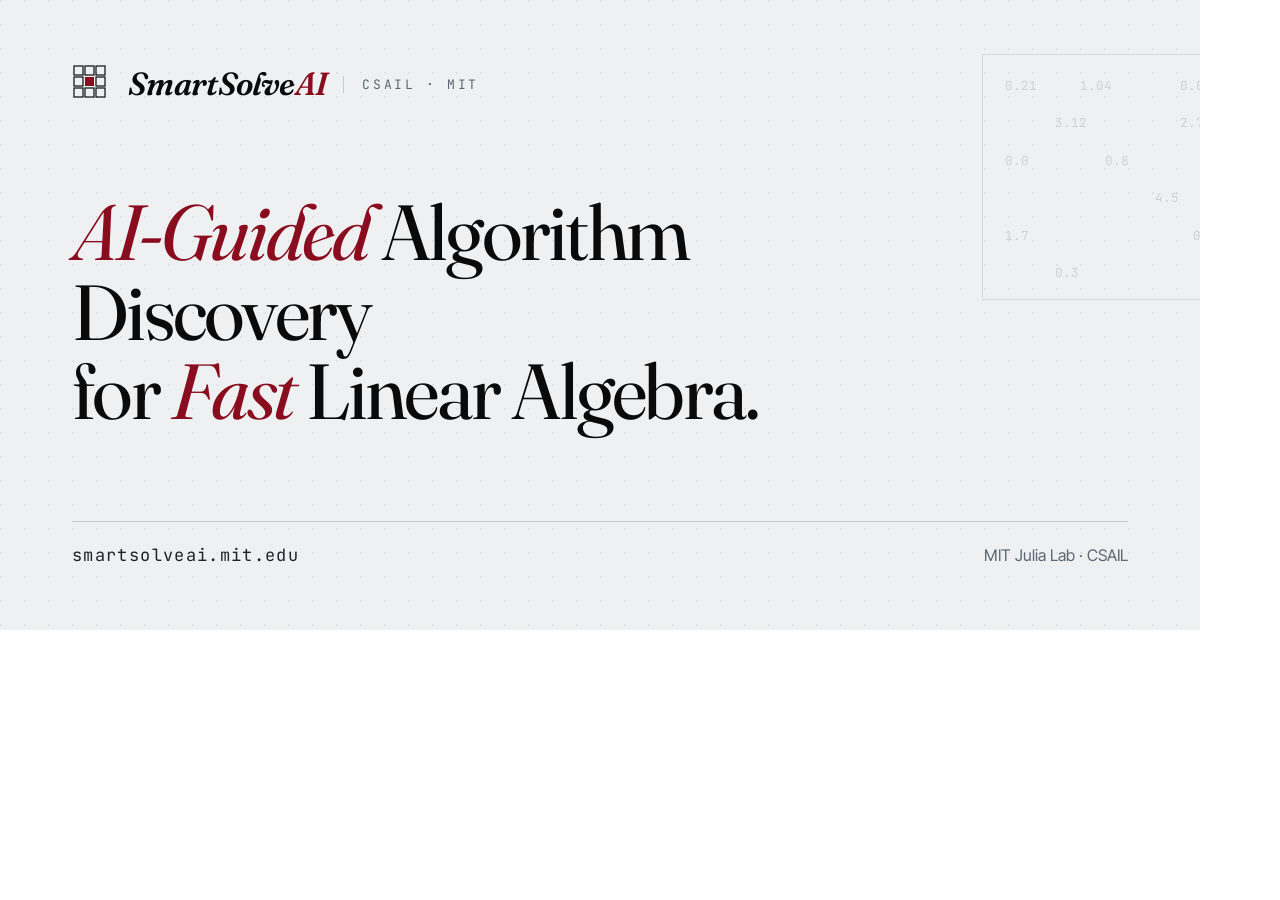
<file: assets/social/og-card.src.html>
<!DOCTYPE html>
<html lang="en">
<head>
<meta charset="UTF-8" />
<link rel="preconnect" href="https://fonts.googleapis.com">
<link rel="preconnect" href="https://fonts.gstatic.com" crossorigin>
<link href="https://fonts.googleapis.com/css2?family=Fraunces:opsz,wght@9..144,300;9..144,400;9..144,500;9..144,600;9..144,700&family=Inter+Tight:wght@300;400;500;600;700&family=JetBrains+Mono:wght@300;400;500&display=swap" rel="stylesheet">
<style>
  :root {
    --ink:#0a0a0a; --ink-soft:#1f242b; --paper:#eef0f2; --accent:#8a0d1f;
    --rule:#c4ccd4; --muted:#5c6773;
    --serif:'Fraunces',serif; --sans:'Inter Tight',sans-serif; --mono:'JetBrains Mono',monospace;
  }
  * { margin:0; padding:0; box-sizing:border-box; }
  html,body { overflow:hidden; background:#fff; }
  .card {
    width:1200px; height:630px; position:relative; overflow:hidden;
    background:var(--paper);
    background-image:radial-gradient(circle at 1px 1px, rgba(10,10,10,0.06) 1px, transparent 0);
    background-size:24px 24px;
    padding:64px 72px; display:flex; flex-direction:column; justify-content:space-between;
    font-family:var(--serif); color:var(--ink);
  }
  .brand { display:flex; align-items:center; gap:16px; }
  .brand svg { width:40px; height:40px; }
  .brand-mark { font-family:var(--serif); font-weight:600; font-size:32px; font-style:italic; letter-spacing:-0.02em; line-height:1; }
  .brand-mark span { color:var(--accent); }
  .brand-tag { font-family:var(--mono); font-size:13px; text-transform:uppercase; letter-spacing:0.2em; color:var(--muted); border-left:1px solid var(--rule); padding-left:18px; }
  h1 { font-family:var(--serif); font-weight:400; font-size:78px; line-height:1.02; letter-spacing:-0.035em; max-width:900px; }
  h1 em { font-style:italic; color:var(--accent); }
  .foot { display:flex; align-items:baseline; justify-content:space-between; border-top:1px solid var(--rule); padding-top:22px; }
  .url { font-family:var(--mono); font-size:17px; letter-spacing:0.08em; color:var(--ink-soft); }
  .lab { font-family:var(--sans); font-size:16px; color:var(--muted); }
  .art { position:absolute; top:52px; right:-30px; width:250px; opacity:0.13; }
</style>
</head>
<body>
<div class="card">
  <svg class="art" viewBox="0 0 200 200" xmlns="http://www.w3.org/2000/svg">
    <g stroke="#0a0a0a" stroke-width="0.6" fill="none"><rect x="2" y="2" width="196" height="196"/></g>
    <g fill="#0a0a0a" font-family="JetBrains Mono, monospace" font-size="10">
      <text x="20" y="30">0.21</text><text x="80" y="30">1.04</text><text x="160" y="30">0.0</text>
      <text x="60" y="60">3.12</text><text x="160" y="60">2.7</text>
      <text x="20" y="90">0.0</text><text x="100" y="90">0.8</text>
      <text x="140" y="120">4.5</text>
      <text x="20" y="150">1.7</text><text x="170" y="150">0.9</text>
      <text x="60" y="180">0.3</text>
    </g>
  </svg>

  <div class="brand">
    <svg viewBox="0 0 80 80" xmlns="http://www.w3.org/2000/svg">
      <g stroke="#0a0a0a" stroke-width="2.4" fill="none">
        <rect x="4" y="4" width="18" height="18"/><rect x="26" y="4" width="18" height="18"/><rect x="48" y="4" width="18" height="18"/>
        <rect x="4" y="26" width="18" height="18"/><rect x="48" y="26" width="18" height="18"/>
        <rect x="4" y="48" width="18" height="18"/><rect x="26" y="48" width="18" height="18"/><rect x="48" y="48" width="18" height="18"/>
      </g>
      <rect x="26" y="26" width="18" height="18" fill="#8a0d1f"/>
    </svg>
    <div class="brand-mark">SmartSolve<span>AI</span></div>
    <div class="brand-tag">CSAIL · MIT</div>
  </div>

  <h1><em>AI-Guided</em> Algorithm Discovery<br>for <em>Fast</em> Linear Algebra.</h1>

  <div class="foot">
    <div class="url">smartsolveai.mit.edu</div>
    <div class="lab">MIT Julia Lab · CSAIL</div>
  </div>
</div>
</body>
</html>
</file>
<file: assets/css/site.css>
/* SmartSolveAI — site-wide stylesheet, shared by every page. */
:root {
    --ink: #0a0a0a;
    --ink-soft: #1f242b;
    --paper: #eef0f2;
    --paper-warm: #e3e7ec;
    --paper-bright: #f7f8fa;
    --accent: #8a0d1f;
    --accent-soft: #b13a4a;
    --rule: #c4ccd4;
    --muted: #5c6773;
    --highlight: #dfe5ec;
    --serif: 'Fraunces', 'Times New Roman', serif;
    --sans: 'Inter Tight', system-ui, sans-serif;
    --mono: 'JetBrains Mono', 'Courier New', monospace;
  }

  * { margin: 0; padding: 0; box-sizing: border-box; }

  html { scroll-behavior: smooth; }

  body {
    background: var(--paper);
    color: var(--ink);
    font-family: var(--serif);
    font-weight: 400;
    line-height: 1.6;
    font-size: 17px;
    -webkit-font-smoothing: antialiased;
    overflow-x: hidden;
    background-image:
      radial-gradient(circle at 1px 1px, rgba(10,10,10,0.06) 1px, transparent 0);
    background-size: 24px 24px;
  }

  /* ------------- NAVIGATION ------------- */
  .topbar {
    position: sticky;
    top: 0;
    z-index: 100;
    background: rgba(238, 240, 242, 0.92);
    backdrop-filter: blur(12px);
    -webkit-backdrop-filter: blur(12px);
    border-bottom: 1px solid var(--rule);
  }
  .topbar-inner {
    max-width: 1280px;
    margin: 0 auto;
    padding: 16px 40px;
    display: flex;
    align-items: center;
    justify-content: space-between;
    gap: 32px;
  }
  .brand {
    display: flex;
    align-items: center;
    gap: 12px;
    text-decoration: none;
    color: var(--ink);
  }
  .brand-svg {
    width: 28px;
    height: 28px;
    flex-shrink: 0;
    transition: transform 0.4s cubic-bezier(0.2, 0.8, 0.2, 1);
  }
  .brand:hover .brand-svg {
    transform: rotate(-90deg);
  }
  .brand-mark {
    font-family: var(--serif);
    font-weight: 600;
    font-size: 22px;
    letter-spacing: -0.02em;
    font-style: italic;
    line-height: 1;
  }
  .brand-mark-ai {
    color: var(--accent);
  }
  .brand-tag {
    font-family: var(--mono);
    font-size: 10px;
    text-transform: uppercase;
    letter-spacing: 0.18em;
    color: var(--muted);
    border-left: 1px solid var(--rule);
    padding-left: 14px;
    line-height: 1.4;
    align-self: center;
  }
  .topnav {
    display: flex;
    gap: 28px;
    font-family: var(--sans);
    font-size: 13px;
    font-weight: 500;
  }
  .topnav a {
    color: var(--ink-soft);
    text-decoration: none;
    position: relative;
    transition: color 0.2s;
  }
  .topnav a:hover { color: var(--accent); }
  .topnav a::after {
    content: '';
    position: absolute;
    bottom: -4px; left: 0;
    width: 0; height: 1px;
    background: var(--accent);
    transition: width 0.25s;
  }
  .topnav a:hover::after { width: 100%; }

  /* Hamburger: hidden on desktop, the only way into the nav below 960px. */
  .nav-toggle {
    display: none;
    width: 40px;
    height: 40px;
    margin: -8px -8px -8px 0;
    padding: 0;
    border: 0;
    background: none;
    color: var(--ink);
    cursor: pointer;
    align-items: center;
    justify-content: center;
    flex-shrink: 0;
  }
  .nav-toggle-bars {
    position: relative;
    display: block;
    width: 22px;
    height: 14px;
  }
  .nav-toggle-bars span {
    position: absolute;
    left: 0;
    width: 100%;
    height: 1.5px;
    background: currentColor;
    transition: transform 0.25s, opacity 0.2s;
  }
  .nav-toggle-bars span:nth-child(1) { top: 0; }
  .nav-toggle-bars span:nth-child(2) { top: 6.25px; }
  .nav-toggle-bars span:nth-child(3) { top: 12.5px; }
  .nav-toggle[aria-expanded="true"] { color: var(--accent); }
  .nav-toggle[aria-expanded="true"] .nav-toggle-bars span:nth-child(1) {
    transform: translateY(6.25px) rotate(45deg);
  }
  .nav-toggle[aria-expanded="true"] .nav-toggle-bars span:nth-child(2) { opacity: 0; }
  .nav-toggle[aria-expanded="true"] .nav-toggle-bars span:nth-child(3) {
    transform: translateY(-6.25px) rotate(-45deg);
  }

  /* ------------- HERO ------------- */
  .hero {
    max-width: 1280px;
    margin: 0 auto;
    padding: 80px 40px 60px;
    position: relative;
  }
  .hero-grid {
    display: grid;
    grid-template-columns: 1fr 1fr;
    gap: 80px;
    align-items: end;
  }
  .hero-meta {
    font-family: var(--mono);
    font-size: 11px;
    letter-spacing: 0.2em;
    text-transform: uppercase;
    color: var(--muted);
    display: flex;
    align-items: center;
    gap: 14px;
    margin-bottom: 28px;
  }
  .hero-meta::before {
    content: '';
    width: 36px; height: 1px;
    background: var(--accent);
  }
  .hero-title {
    font-family: var(--serif);
    font-weight: 400;
    font-size: clamp(48px, 7vw, 92px);
    line-height: 0.98;
    letter-spacing: -0.035em;
    color: var(--ink);
    font-variation-settings: "opsz" 144;
  }
  .hero-title em {
    font-style: italic;
    color: var(--accent);
    font-weight: 500;
  }
  .hero-rule {
    height: 1px;
    background: var(--ink);
    margin: 40px 0 0;
    width: 100%;
  }
  .hero-side {
    padding-bottom: 8px;
  }
  .hero-lede {
    font-family: var(--serif);
    font-size: 19px;
    line-height: 1.55;
    color: var(--ink-soft);
    font-weight: 400;
  }
  .hero-lede strong {
    background: var(--highlight);
    padding: 1px 6px;
    font-weight: 500;
    box-decoration-break: clone;
    -webkit-box-decoration-break: clone;
  }
  .hero-banner-note {
    margin-top: 24px;
    padding: 14px 18px;
    background: var(--paper-bright);
    border-left: 3px solid var(--accent);
    font-family: var(--sans);
    font-size: 13px;
    color: var(--ink-soft);
  }
  .hero-banner-note .pulse {
    display: inline-block;
    width: 8px; height: 8px;
    border-radius: 50%;
    background: var(--accent);
    margin-right: 10px;
    animation: pulse 1.8s ease-in-out infinite;
    vertical-align: middle;
  }
  @keyframes pulse {
    0%, 100% { opacity: 1; transform: scale(1); }
    50% { opacity: 0.4; transform: scale(1.3); }
  }

  /* Decorative matrix art in hero */
  .matrix-art {
    position: absolute;
    top: 90px;
    right: -40px;
    width: 220px;
    height: 220px;
    opacity: 0.07;
    pointer-events: none;
    z-index: 0;
  }

  /* ------------- METRICS BAR ------------- */
  .metrics {
    max-width: 1280px;
    margin: 60px auto 0;
    padding: 0 40px;
  }
  .metrics-row {
    display: grid;
    grid-template-columns: repeat(4, 1fr);
    border-top: 2px solid var(--ink);
    border-bottom: 1px solid var(--rule);
  }
  .metric {
    padding: 28px 24px 28px 0;
    border-right: 1px solid var(--rule);
  }
  .metric:last-child { border-right: none; padding-right: 0; }
  .metric:not(:first-child) { padding-left: 24px; }
  .metric-num {
    font-family: var(--serif);
    font-size: 48px;
    line-height: 1;
    font-weight: 400;
    letter-spacing: -0.03em;
    color: var(--ink);
  }
  .metric-num sup {
    font-size: 18px;
    color: var(--accent);
    font-weight: 500;
    margin-left: 2px;
    top: -1.4em;
  }
  .metric-label {
    font-family: var(--mono);
    font-size: 11px;
    text-transform: uppercase;
    letter-spacing: 0.15em;
    color: var(--muted);
    margin-top: 12px;
  }

  /* ------------- SECTION SCAFFOLDING ------------- */
  section.content {
    max-width: 1280px;
    margin: 0 auto;
    padding: 110px 40px 0;
  }
  .section-head {
    display: grid;
    grid-template-columns: 1fr 2fr;
    gap: 60px;
    margin-bottom: 56px;
    align-items: start;
  }
  .section-eyebrow {
    font-family: var(--mono);
    font-size: 11px;
    letter-spacing: 0.22em;
    text-transform: uppercase;
    color: var(--accent);
    display: flex;
    align-items: center;
    gap: 12px;
  }
  .section-eyebrow .num {
    font-size: 10px;
    color: var(--muted);
    border: 1px solid var(--rule);
    padding: 3px 7px;
    border-radius: 2px;
  }
  .section-title {
    font-family: var(--serif);
    font-size: clamp(36px, 4.5vw, 56px);
    line-height: 1.02;
    letter-spacing: -0.025em;
    font-weight: 400;
    margin-top: 20px;
  }
  .section-title em { font-style: italic; color: var(--accent); }
  .section-lede {
    font-size: 18px;
    line-height: 1.65;
    color: var(--ink-soft);
    max-width: 56ch;
  }

  /* ------------- METHODOLOGY · PIPELINE ------------- */
  .pipeline {
    background: var(--paper-bright);
    border: 1px solid var(--rule);
    padding: 32px 24px;
    overflow-x: auto;
  }
  .pipeline svg {
    width: 100%;
    height: auto;
    min-width: 900px;
    display: block;
  }

  /* ------------- PUBLICATIONS ------------- */
  .pubs-list {
    border-top: 2px solid var(--ink);
  }
  .pub {
    display: grid;
    grid-template-columns: 100px 1fr auto;
    gap: 32px;
    padding: 28px 0;
    border-bottom: 1px solid var(--rule);
    align-items: start;
    transition: background 0.25s;
  }
  .pub:hover { background: rgba(232, 220, 184, 0.25); padding-left: 12px; padding-right: 12px; }
  .pub-year {
    font-family: var(--mono);
    font-size: 13px;
    letter-spacing: 0.1em;
    color: var(--muted);
    padding-top: 3px;
  }
  .pub-content { font-family: var(--serif); }
  .pub-title {
    font-size: 19px;
    line-height: 1.35;
    font-weight: 500;
    letter-spacing: -0.01em;
    margin-bottom: 8px;
  }
  .pub-title em { font-style: italic; }
  .award-tag {
    display: inline-block;
    font-family: var(--mono);
    font-size: 10px;
    letter-spacing: 0.15em;
    text-transform: uppercase;
    font-style: normal;
    color: var(--accent);
    border: 1px solid var(--accent);
    padding: 3px 8px 2px;
    margin-left: 8px;
    vertical-align: middle;
    white-space: nowrap;
    font-weight: 500;
    line-height: 1.4;
    transform: translateY(-2px);
  }
  .kind-tag-deprecated {
    border-style: dashed;
    opacity: 0.85;
  }
  .kind-tag {
    display: inline-block;
    font-family: var(--mono);
    font-size: 10px;
    letter-spacing: 0.15em;
    text-transform: uppercase;
    font-style: normal;
    color: var(--muted);
    border: 1px solid var(--rule);
    padding: 3px 8px 2px;
    margin-left: 8px;
    vertical-align: middle;
    white-space: nowrap;
    font-weight: 500;
    line-height: 1.4;
    transform: translateY(-2px);
  }
  .pub-authors {
    font-size: 14px;
    color: var(--ink-soft);
    font-family: var(--sans);
    margin-bottom: 6px;
  }
  .pub-venue {
    font-size: 13px;
    color: var(--muted);
    font-family: var(--sans);
    font-style: italic;
  }
  .pub-venue a {
    color: var(--ink-soft);
    text-decoration: none;
    border-bottom: 1px dotted var(--rule);
    transition: color 0.2s, border-color 0.2s;
  }
  .pub-venue a:hover {
    color: var(--accent);
    border-bottom-color: var(--accent);
    border-bottom-style: solid;
  }
  .pub-link {
    font-family: var(--mono);
    font-size: 11px;
    text-transform: uppercase;
    letter-spacing: 0.15em;
    color: var(--ink);
    text-decoration: none;
    border-bottom: 1px solid var(--ink);
    padding-bottom: 2px;
    align-self: center;
    transition: color 0.2s, border-color 0.2s;
    white-space: nowrap;
  }
  .pub-link:hover { color: var(--accent); border-color: var(--accent); }
  .pub-link.preparing { border: 1px dashed var(--muted); padding: 6px 10px; border-bottom: 1px dashed var(--muted); color: var(--muted); }
  .pub-link.pub-link-pending {
    color: var(--muted);
    border-bottom-color: var(--muted);
    border-bottom-style: dashed;
    pointer-events: none;
  }
  .pub-link.pub-link-pending::after {
    content: ' (link soon)';
    font-size: 9px;
    letter-spacing: 0.1em;
    color: var(--muted);
  }
  .pub-actions-col {
    display: flex;
    flex-direction: column;
    align-items: flex-end;
    gap: 12px;
    align-self: center;
  }
  .pub-bib {
    font-family: var(--mono);
    font-size: 11px;
    text-transform: uppercase;
    letter-spacing: 0.15em;
    color: var(--muted);
    background: none;
    border: none;
    border-bottom: 1px dashed var(--muted);
    padding-bottom: 2px;
    cursor: pointer;
    transition: color 0.2s, border-color 0.2s;
    white-space: nowrap;
  }
  .pub-bib:hover { color: var(--accent); border-color: var(--accent); border-bottom-style: solid; }
  .pub-bib-all-bar {
    display: flex;
    justify-content: flex-end;
    padding: 14px 0;
    border-bottom: 2px solid var(--ink);
    margin-bottom: 0;
  }
  .pub-bib-all {
    font-family: var(--mono);
    font-size: 11px;
    text-transform: uppercase;
    letter-spacing: 0.15em;
    color: var(--muted);
    background: none;
    border: none;
    border-bottom: 1px dashed var(--muted);
    padding-bottom: 2px;
    cursor: pointer;
    transition: color 0.2s, border-color 0.2s;
  }
  .pub-bib-all:hover { color: var(--accent); border-color: var(--accent); border-bottom-style: solid; }

  /* ------------- TALKS ------------- */
  .talks {
    display: grid;
    grid-template-columns: 1fr 1fr 1fr;
    gap: 24px;
  }
  .talk-card {
    background: var(--paper-bright);
    border: 1px solid var(--rule);
    padding: 28px;
    text-decoration: none;
    color: var(--ink);
    display: flex;
    flex-direction: column;
    transition: transform 0.3s, border-color 0.3s, box-shadow 0.3s;
    position: relative;
  }
  .talk-card:hover {
    transform: translateY(-3px);
    border-color: var(--ink);
    box-shadow: 6px 6px 0 var(--ink);
  }
  .talk-venue {
    font-family: var(--mono);
    font-size: 10px;
    letter-spacing: 0.18em;
    text-transform: uppercase;
    color: var(--accent);
    margin-bottom: 16px;
  }
  .talk-title {
    font-family: var(--serif);
    font-size: 18px;
    line-height: 1.3;
    font-weight: 500;
    letter-spacing: -0.01em;
    font-style: italic;
    margin-bottom: 16px;
    flex: 1;
  }
  .talk-meta {
    font-family: var(--sans);
    font-size: 13px;
    color: var(--ink-soft);
    margin-top: auto;
    padding-top: 16px;
    border-top: 1px solid var(--rule);
    display: flex;
    justify-content: space-between;
    align-items: center;
  }
  .talk-arrow {
    font-family: var(--mono);
    font-size: 14px;
    transition: transform 0.25s;
  }
  .talk-card:hover .talk-arrow { transform: translateX(4px); color: var(--accent); }

  /* ------------- SOFTWARE ------------- */
  .software-block {
    display: grid;
    grid-template-columns: 1fr 1fr;
    gap: 60px;
    align-items: start;
  }
  .code-window {
    background: var(--ink);
    border-radius: 6px;
    overflow: hidden;
    font-family: var(--mono);
    box-shadow: 0 20px 40px -10px rgba(0,0,0,0.25);
  }
  .code-header {
    background: #1a1a1a;
    padding: 12px 16px;
    display: flex;
    align-items: center;
    gap: 8px;
    border-bottom: 1px solid #2a2a2a;
  }
  .code-dot {
    width: 11px; height: 11px;
    border-radius: 50%;
    background: #3a3a3a;
  }
  .code-dot.r { background: #ff5f56; }
  .code-dot.y { background: #ffbd2e; }
  .code-dot.g { background: #27c93f; }
  .code-filename {
    margin-left: 12px;
    color: #888;
    font-size: 12px;
  }
  .code-body {
    padding: 22px 24px;
    font-size: 13.5px;
    line-height: 1.7;
    color: #e8e8e8;
    overflow-x: auto;
  }
  .code-body .kw { color: #ff8896; }
  .code-body .fn { color: #ffd58a; }
  .code-body .str { color: #a8d995; }
  .code-body .com { color: #6a6a6a; font-style: italic; }
  .code-body .var { color: #9bbcff; }
  .code-body .prompt { color: #ff8896; font-weight: 600; margin-right: 4px; }

  .poc-block { margin-bottom: 24px; }
  .poc-block:last-child { margin-bottom: 0; }
  .code-row {
    margin-top: 40px;
    display: grid;
    grid-template-columns: 1fr 1fr;
    gap: 24px;
    align-items: start;
  }
  .code-row .poc-block { margin-bottom: 0; }
  .poc-label {
    font-family: var(--mono);
    font-size: 11px;
    letter-spacing: 0.22em;
    text-transform: uppercase;
    color: var(--accent);
    margin-bottom: 12px;
    display: flex;
    align-items: center;
    gap: 12px;
  }
  .poc-label::after {
    content: '';
    flex: 1;
    height: 1px;
    background: var(--rule);
  }

  .software-info h3 {
    font-family: var(--serif);
    font-size: 26px;
    font-weight: 500;
    letter-spacing: -0.02em;
    margin-bottom: 16px;
    line-height: 1.2;
  }
  .software-info p {
    font-size: 16px;
    line-height: 1.65;
    color: var(--ink-soft);
    margin-bottom: 24px;
  }
  .software-actions {
    display: flex;
    gap: 14px;
    flex-wrap: wrap;
  }
  .btn {
    display: inline-flex;
    align-items: center;
    gap: 10px;
    padding: 13px 22px;
    font-family: var(--sans);
    font-size: 13px;
    font-weight: 500;
    text-decoration: none;
    letter-spacing: 0.02em;
    transition: all 0.25s;
    border: 1px solid var(--ink);
  }
  .btn-primary {
    background: var(--ink);
    color: var(--paper);
  }
  .btn-primary:hover {
    background: var(--accent);
    border-color: var(--accent);
  }
  .btn-ghost {
    background: transparent;
    color: var(--ink);
  }
  .btn-ghost:hover {
    background: var(--ink);
    color: var(--paper);
  }
  .btn-arrow {
    font-family: var(--mono);
    font-size: 14px;
  }
  .software-citation {
    margin-top: 28px;
    padding: 18px 20px;
    background: var(--paper-bright);
    border-left: 2px solid var(--rule);
    font-family: var(--mono);
    font-size: 12px;
    line-height: 1.7;
    color: var(--muted);
  }

  /* ------------- PRODUCT BLOCKS ------------- */
  .product-block {
    margin-bottom: 80px;
  }
  .product-block:last-child {
    margin-bottom: 0;
  }
  .product-badge {
    display: flex;
    align-items: baseline;
    gap: 16px;
    padding-bottom: 18px;
    margin-bottom: 36px;
    border-bottom: 1px solid var(--rule);
  }
  .product-badge-num {
    font-family: var(--mono);
    font-size: 11px;
    letter-spacing: 0.2em;
    color: var(--accent);
  }
  .product-badge-name {
    font-family: var(--serif);
    font-size: 24px;
    font-weight: 500;
    letter-spacing: -0.015em;
    color: var(--ink);
  }
  .product-badge-kind {
    margin-left: auto;
    font-family: var(--mono);
    font-size: 10px;
    letter-spacing: 0.18em;
    text-transform: uppercase;
    color: var(--muted);
  }

  /* Inline links inside product descriptions */
  .inline-link {
    color: var(--ink);
    text-decoration: none;
    border-bottom: 1px solid var(--rule);
    transition: color 0.2s, border-color 0.2s;
  }
  .inline-link:hover {
    color: var(--accent);
    border-bottom-color: var(--accent);
  }

  /* Pending CTA — sits on top of btn-primary, keeps the dark ground but signals "not yet live" */
  .btn.btn-pending {
    opacity: 0.55;
    pointer-events: none;
    cursor: not-allowed;
  }
  .btn.btn-pending::after {
    content: ' · coming soon';
    font-size: 11px;
    letter-spacing: 0.1em;
    margin-left: 4px;
    opacity: 0.85;
  }

  /* Discovery flow micro-diagram */
  .discovery-flow {
    width: 100%;
    height: auto;
    display: block;
    background: var(--paper-bright);
    border: 1px solid var(--rule);
    padding: 18px;
  }

  /* Multi-paragraph spacing inside software-info */
  .software-info p + p {
    margin-top: 14px;
  }

  /* ------------- TEAM ------------- */
  .julia-inline {
    color: var(--ink);
    text-decoration: none;
    font-weight: 500;
    border-bottom: 1px solid var(--ink);
    padding-bottom: 1px;
    white-space: nowrap;
    transition: color 0.2s, border-color 0.2s;
  }
  .julia-inline:hover {
    color: var(--accent);
    border-bottom-color: var(--accent);
  }
  .julia-dot-mark {
    display: inline-block;
    position: relative;
    width: 18px;
    height: 16px;
    vertical-align: -3px;
    margin-right: 6px;
  }
  .julia-dot-mark .dot {
    position: absolute;
    width: 8px; height: 8px;
    border-radius: 50%;
  }
  /* triangle: red on top, purple bottom-left, green bottom-right */
  .julia-dot-mark .dot-r { top: 0; left: 50%; transform: translateX(-50%); background: #cb3c33; }
  .julia-dot-mark .dot-p { bottom: 0; left: 0; background: #9558b2; }
  .julia-dot-mark .dot-g { bottom: 0; right: 0; background: #389826; }
  .ext-arrow {
    display: inline-block;
    margin-left: 4px;
    font-family: var(--mono);
    font-size: 0.85em;
    color: var(--muted);
  }
  .julia-inline:hover .ext-arrow { color: var(--accent); }

  /* ------------- ACKNOWLEDGEMENTS ------------- */
  .ack-row {
    display: grid;
    grid-template-columns: repeat(3, 1fr);
    gap: 24px;
  }
  .ack-card {
    background: var(--paper-bright);
    border: 1px solid var(--rule);
    padding: 36px 28px 28px;
    text-decoration: none;
    color: var(--ink);
    text-align: center;
    transition: all 0.3s;
    display: flex;
    flex-direction: column;
    justify-content: flex-start;
    align-items: center;
    min-height: 220px;
  }
  .ack-card:hover {
    background: var(--paper-warm);
    border-color: var(--ink);
  }
  .ack-logo {
    height: 70px;
    margin-bottom: 22px;
    display: flex;
    align-items: center;
    justify-content: center;
    width: 100%;
  }
  .ack-logo img {
    max-height: 70px;
    max-width: 180px;
    width: auto;
    height: auto;
    object-fit: contain;
    transition: opacity 0.3s;
  }
  .ack-card:hover .ack-logo img { opacity: 0.85; }
  .ack-logo-fallback {
    display: none;
    font-family: var(--serif);
    font-weight: 500;
    font-size: 38px;
    letter-spacing: 0.04em;
    color: var(--ink);
    line-height: 1;
  }
  .ack-card:hover .ack-logo-fallback { color: var(--accent); }
  .ack-card .ack-name {
    font-family: var(--serif);
    font-size: 16px;
    font-weight: 500;
    letter-spacing: -0.005em;
    line-height: 1.3;
    margin-bottom: 6px;
  }
  .ack-card .ack-desc {
    font-family: var(--mono);
    font-size: 10px;
    letter-spacing: 0.18em;
    text-transform: uppercase;
    line-height: 1.5;
    color: var(--muted);
    transition: color 0.3s;
    margin-top: 4px;
  }

  /* ------------- FOOTER ------------- */
  footer {
    margin-top: 140px;
    background: var(--ink);
    color: var(--paper);
    padding: 80px 0 32px;
  }
  .footer-inner {
    max-width: 1280px;
    margin: 0 auto;
    padding: 0 40px;
  }
  .footer-top {
    display: grid;
    grid-template-columns: 2fr 1fr 1fr;
    gap: 60px;
    padding-bottom: 60px;
    border-bottom: 1px solid rgba(238,240,242,0.15);
  }
  .footer-mark {
    width: 40px;
    height: 40px;
    margin-bottom: 20px;
    display: block;
  }
  .footer-brand {
    font-family: var(--serif);
    font-size: 56px;
    font-weight: 400;
    line-height: 1;
    letter-spacing: -0.03em;
    font-style: italic;
    margin-bottom: 18px;
  }
  .footer-brand::first-letter { color: inherit; }
  .footer-brand-ai { color: var(--accent-soft); }
  .footer-tagline {
    font-family: var(--serif);
    font-size: 17px;
    line-height: 1.55;
    color: rgba(238,240,242,0.75);
    max-width: 38ch;
  }
  .footer-col .footer-head {
    font-weight: 600;
    font-family: var(--mono);
    font-size: 11px;
    letter-spacing: 0.2em;
    text-transform: uppercase;
    color: var(--accent-soft);
    margin-bottom: 20px;
  }
  .footer-col ul {
    list-style: none;
  }
  .footer-col li { margin-bottom: 10px; }
  .footer-col a {
    color: rgba(238,240,242,0.85);
    text-decoration: none;
    font-family: var(--sans);
    font-size: 14px;
    transition: color 0.2s;
  }
  .footer-col a:hover { color: var(--accent-soft); }
  .footer-addr {
    font-family: var(--serif);
    font-size: 13px;
    line-height: 1.55;
    color: rgba(238,240,242,0.55);
    font-style: italic;
  }
  .mit-lockup {
    display: inline-block;
    margin-top: 26px;
    text-decoration: none;
    transition: opacity 0.2s;
  }
  .mit-lockup:hover { opacity: 0.75; }
  .mit-lockup img {
    height: 56px;
    width: auto;
    display: block;
  }
  .mit-lockup-fallback {
    display: none;
    font-family: var(--serif);
    font-size: 15px;
    font-weight: 500;
    color: rgba(238,240,242,0.85);
    letter-spacing: 0.01em;
    line-height: 1.25;
    max-width: 260px;
    border-top: 1px solid rgba(238,240,242,0.18);
    padding-top: 14px;
  }
  .footer-bottom {
    padding-top: 32px;
    display: flex;
    justify-content: space-between;
    align-items: center;
    font-family: var(--mono);
    font-size: 11px;
    letter-spacing: 0.1em;
    color: rgba(238,240,242,0.5);
    text-transform: uppercase;
  }
  .footer-bottom a {
    color: rgba(238,240,242,0.7);
    text-decoration: none;
  }
  .footer-bottom a:hover { color: var(--accent-soft); }


  /* ------------- SMARTSOLVE DESIGNER ------------- */
  .designer-flow {
    background: var(--paper-bright);
    border: 1px solid var(--rule);
    padding: 32px 24px;
    overflow-x: auto;
  }
  .designer-flow svg {
    width: 100%;
    height: auto;
    min-width: 900px;
    display: block;
  }
  .designer-split {
    display: grid;
    grid-template-columns: 1.35fr 1fr;
    gap: 60px;
    margin-top: 60px;
    align-items: start;
  }
  .wizard-steps {
    list-style: none;
    display: grid;
    grid-template-columns: repeat(2, 1fr);
    gap: 1px;
    background: var(--rule);
    border: 1px solid var(--rule);
  }
  .wizard-step {
    background: var(--paper-bright);
    padding: 16px 18px 18px;
    transition: background 0.25s;
  }
  .wizard-step:hover { background: #fff; }
  .wizard-step:last-child { grid-column: 1 / -1; }
  .wizard-step-num {
    font-family: var(--mono);
    font-size: 10px;
    letter-spacing: 0.2em;
    color: var(--accent);
  }
  .wizard-step-name {
    font-family: var(--serif);
    font-size: 17px;
    font-weight: 500;
    letter-spacing: -0.01em;
    line-height: 1.25;
    margin-top: 6px;
  }
  .wizard-step-desc {
    font-family: var(--sans);
    font-size: 12.5px;
    line-height: 1.5;
    color: var(--muted);
    margin-top: 5px;
  }
  .artifact-list {
    list-style: none;
    border-top: 2px solid var(--ink);
  }
  .artifact {
    display: grid;
    grid-template-columns: 150px 1fr;
    gap: 16px;
    padding: 13px 0;
    border-bottom: 1px solid var(--rule);
    align-items: baseline;
  }
  .artifact-file {
    font-family: var(--mono);
    font-size: 12px;
    color: var(--ink);
    word-break: break-word;
  }
  .artifact-desc {
    font-family: var(--sans);
    font-size: 12.5px;
    line-height: 1.5;
    color: var(--muted);
  }
  .designer-note {
    margin-top: 26px;
    padding: 16px 18px;
    background: var(--paper-bright);
    border-left: 2px solid var(--accent);
    font-family: var(--sans);
    font-size: 12.5px;
    line-height: 1.6;
    color: var(--muted);
  }
  .designer-note strong { color: var(--ink-soft); font-weight: 600; }
  .designer-note + .designer-note { border-left-color: var(--rule); }
  .designer-actions {
    display: flex;
    gap: 14px;
    flex-wrap: wrap;
    margin-top: 52px;
  }


  /* ------------- DESIGNER · UNIFIED STAGE ------------- */
  .stage-wrap {
    --slide-dur: 3800ms;
    display: grid;
    grid-template-columns: minmax(0, 1fr) 200px;
    gap: 36px;
    align-items: start;
  }
  .stage {
    position: relative;
    aspect-ratio: 929 / 540;
    background: var(--paper-bright);
    border: 1px solid var(--rule);
    overflow: hidden;
  }
  .stage img {
    position: absolute;
    inset: 0;
    width: 100%;
    height: 100%;
    object-fit: cover;
    opacity: 0;
    transition: opacity 0.55s ease;
  }
  .stage img.is-on { opacity: 1; }

  .stage-ticks {
    display: flex;
    gap: 4px;
    margin-top: 14px;
  }
  .stage-tick {
    flex: 1;
    height: 3px;
    padding: 0;
    border: 0;
    background: var(--rule);
    position: relative;
    overflow: hidden;
    cursor: pointer;
  }
  .stage-tick.is-act { flex: 1.6; }
  .stage-tick.tick-sep { margin-left: 20px; }
  .stage-tick::after {
    content: '';
    position: absolute;
    inset: 0;
    background: var(--accent);
    transform: scaleX(0);
    transform-origin: left;
  }
  .stage-tick.is-done::after { transform: scaleX(1); }
  .stage-tick.is-active::after { animation: tickFill var(--slide-dur) linear forwards; }
  .stage-wrap.is-paused .stage-tick.is-active::after { animation-play-state: paused; }
  @keyframes tickFill { from { transform: scaleX(0); } to { transform: scaleX(1); } }

  .stage-caption {
    margin-top: 18px;
    display: grid;
    grid-template-columns: 1fr auto;
    align-items: start;
    gap: 24px;
    min-height: 52px;
  }
  .cap-label {
    display: block;
    font-family: var(--mono);
    font-size: 11px;
    letter-spacing: 0.2em;
    text-transform: uppercase;
    color: var(--accent);
  }
  .cap-q {
    display: block;
    margin-top: 7px;
    font-family: var(--sans);
    font-size: 14px;
    line-height: 1.5;
    color: var(--ink-soft);
  }
  .stage-tools {
    display: flex;
    align-items: center;
    gap: 10px;
  }
  .stage-open {
    font-family: var(--mono);
    font-size: 10px;
    letter-spacing: 0.15em;
    text-transform: uppercase;
    color: var(--muted);
    text-decoration: none;
    border-bottom: 1px solid var(--rule);
    padding-bottom: 2px;
    margin-right: 6px;
    transition: color 0.2s, border-color 0.2s;
  }
  .stage-open:hover { color: var(--accent); border-bottom-color: var(--accent); }
  .stage-btn {
    width: 30px;
    height: 30px;
    border: 1px solid var(--rule);
    background: transparent;
    color: var(--ink-soft);
    font-family: var(--mono);
    font-size: 13px;
    line-height: 1;
    cursor: pointer;
    display: grid;
    place-items: center;
    transition: background 0.2s, color 0.2s, border-color 0.2s;
  }
  .stage-btn:hover {
    background: var(--ink);
    color: var(--paper);
    border-color: var(--ink);
  }
  .stage-toggle svg { fill: currentColor; display: block; }
  .stage-toggle .ic-play { display: none; }
  .stage-wrap.is-stopped .stage-toggle .ic-pause { display: none; }
  .stage-wrap.is-stopped .stage-toggle .ic-play { display: block; }

  .stage-rail {
    list-style: none;
    border-top: 2px solid var(--ink);
  }
  .rail-btn {
    width: 100%;
    display: grid;
    grid-template-columns: 24px 1fr;
    gap: 10px;
    align-items: baseline;
    text-align: left;
    padding: 9px 10px;
    border: 0;
    border-bottom: 1px solid var(--rule);
    border-left: 2px solid transparent;
    background: transparent;
    cursor: pointer;
    transition: background 0.2s, border-color 0.2s;
  }
  .rail-btn:hover { background: var(--paper-bright); }
  .rail-btn.is-active {
    background: var(--paper-bright);
    border-left-color: var(--accent);
  }
  .rail-n {
    font-family: var(--mono);
    font-size: 10px;
    letter-spacing: 0.1em;
    color: var(--muted);
  }
  .rail-btn.is-active .rail-n { color: var(--accent); }
  .rail-t {
    font-family: var(--serif);
    font-size: 15px;
    font-weight: 500;
    letter-spacing: -0.01em;
    line-height: 1.3;
    color: var(--ink-soft);
  }
  .rail-btn.is-active .rail-t { color: var(--ink); }
  .rail-btn.rail-act .rail-t { font-style: italic; }
  .rail-div {
    font-family: var(--mono);
    font-size: 9.5px;
    letter-spacing: 0.2em;
    text-transform: uppercase;
    color: var(--muted);
    padding: 15px 10px 8px;
    border-bottom: 1px solid var(--rule);
  }

  @media (prefers-reduced-motion: reduce) {
    .stage-tick.is-active::after { animation: none; transform: scaleX(1); }
    .stage img { transition: none; }
  }


  /* ------------- TEAM ROSTER ------------- */
  .team-group { margin-top: 52px; }
  .team-group:first-of-type { margin-top: 8px; }
  .team-group-label {
    font-family: var(--mono);
    font-size: 11px;
    letter-spacing: 0.22em;
    text-transform: uppercase;
    color: var(--accent);
    display: flex;
    align-items: center;
    gap: 16px;
    margin-bottom: 30px;
  }
  .team-group-label::after {
    content: '';
    flex: 1;
    height: 1px;
    background: var(--rule);
  }
  .team-grid {
    display: grid;
    grid-template-columns: repeat(auto-fill, minmax(140px, 1fr));
    gap: 34px 24px;
  }
  .person {
    display: block;
    text-decoration: none;
    color: inherit;
  }
  .person-photo {
    width: 100%;
    aspect-ratio: 1;
    border-radius: 50%;
    overflow: hidden;
    background: var(--paper-bright);
    border: 1px solid var(--rule);
    display: grid;
    place-items: center;
    /* portraits come from a dozen different cameras and backdrops — desaturating
       them holds the row together; colour returns on hover */
    filter: grayscale(1) contrast(1.02);
    transition: filter 0.45s ease, border-color 0.3s ease;
  }
  .person-photo img {
    width: 100%;
    height: 100%;
    object-fit: cover;
    display: block;
  }
  a.person:hover .person-photo {
    filter: grayscale(0);
    border-color: var(--accent);
  }
  .person-mono {
    font-family: var(--serif);
    font-size: 30px;
    font-weight: 500;
    letter-spacing: 0.02em;
    color: var(--muted);
  }
  .person-name {
    font-family: var(--serif);
    font-size: 15.5px;
    font-weight: 500;
    line-height: 1.3;
    letter-spacing: -0.01em;
    margin-top: 14px;
  }
  a.person:hover .person-name { color: var(--accent); }
  .person-role {
    font-family: var(--sans);
    font-size: 12.5px;
    line-height: 1.4;
    color: var(--muted);
    margin-top: 3px;
  }
  .person-affil {
    font-family: var(--sans);
    font-size: 12px;
    line-height: 1.4;
    color: var(--muted);
    opacity: 0.8;
    margin-top: 2px;
  }
  @media (max-width: 960px) {
    .team-grid { grid-template-columns: repeat(auto-fill, minmax(112px, 1fr)); gap: 26px 18px; }
    .team-group { margin-top: 40px; }
    .person-name { font-size: 14.5px; }
  }

  /* ------------- RESPONSIVE ------------- */
  @media (max-width: 960px) {
    .topbar-inner { padding: 14px 24px; gap: 16px; }
    .nav-toggle { display: flex; }

    /* The nav drops out of the bar and becomes a panel under it, opened by
       the hamburger. Hidden — not just off-screen — so it stays out of the
       tab order while closed. */
    .topnav {
      position: absolute;
      top: 100%;
      left: 0;
      right: 0;
      display: none;
      flex-direction: column;
      gap: 0;
      padding: 6px 24px 18px;
      font-size: 15px;
      background: var(--paper);
      border-bottom: 1px solid var(--rule);
      box-shadow: 0 18px 30px -22px rgba(10, 10, 10, 0.45);
      max-height: calc(100vh - 100%);
      overflow-y: auto;
    }
    .topbar.nav-open .topnav { display: flex; }
    .topnav a {
      padding: 13px 0;
      border-bottom: 1px solid var(--rule);
    }
    .topnav a:last-child { border-bottom: 0; }
    /* The underline sweep is a pointer affordance; the panel uses colour only. */
    .topnav a::after, .topnav a.is-active::after { display: none; }
    .hero { padding: 50px 24px 40px; }
    .hero-grid { grid-template-columns: 1fr; gap: 30px; }
    .matrix-art { display: none; }
    .metrics { padding: 0 24px; }
    .metrics-row { grid-template-columns: repeat(2, 1fr); }
    .metric:nth-child(2) { border-right: none; }
    .metric:nth-child(3), .metric:nth-child(4) { border-top: 1px solid var(--rule); }
    section.content { padding: 70px 24px 0; }
    .section-head { grid-template-columns: 1fr; gap: 16px; margin-bottom: 36px; }
    .method-grid { grid-template-columns: 1fr; }
    .pipeline { padding: 20px 12px; }
    .pipeline svg { min-width: 880px; }
    .pub { grid-template-columns: 1fr; gap: 8px; }
    .pub-year { padding-top: 0; }
    .award-tag { display: inline-block; margin-left: 0; margin-top: 4px; transform: none; }
    .kind-tag { display: inline-block; margin-left: 0; margin-top: 4px; transform: none; }
    .talks { grid-template-columns: 1fr; }
    .software-block { grid-template-columns: 1fr; gap: 32px; }
    .code-row { grid-template-columns: 1fr; gap: 24px; margin-top: 24px; }
    .product-badge { flex-wrap: wrap; gap: 8px 16px; }
    .product-badge-kind { margin-left: 0; width: 100%; }
    .product-block { margin-bottom: 56px; }
    .designer-flow { padding: 20px 12px; }
    .designer-flow svg { min-width: 880px; }
    .designer-split { grid-template-columns: 1fr; gap: 40px; margin-top: 40px; }
    .wizard-steps { grid-template-columns: 1fr; }
    .artifact { grid-template-columns: 1fr; gap: 4px; }
    .designer-actions { margin-top: 36px; }
    .stage-caption { grid-template-columns: 1fr; gap: 14px; }
    .stage-tools { justify-content: flex-start; }
    .stage-wrap { grid-template-columns: 1fr; gap: 32px; }
    .ack-row { grid-template-columns: 1fr; }
    .footer-top { grid-template-columns: 1fr; gap: 40px; }
    .footer-bottom { flex-direction: column; gap: 12px; }
    .footer-brand { font-size: 40px; }
  }

  /* Reveal animation */
  .reveal {
    opacity: 0;
    transform: translateY(44px);
    transition: opacity 0.7s cubic-bezier(0.2, 0.8, 0.2, 1), transform 0.7s cubic-bezier(0.2, 0.8, 0.2, 1);
  }
  .reveal.in { opacity: 1; transform: translateY(0); }
  @media (prefers-reduced-motion: reduce) {
    /* Keep a gentle fade but drop the movement for reduced-motion users */
    .reveal { transform: none; transition: opacity 0.8s ease; }
  }

  /* ------------- SIBLING PROJECTS ------------- */
  .siblings { margin-top: 96px; }
  .siblings-lede {
    font-family: var(--serif);
    font-size: 17px;
    line-height: 1.65;
    color: var(--ink-soft);
    max-width: 68ch;
    margin-bottom: 34px;
  }
  .sibling-grid {
    display: grid;
    grid-template-columns: 1fr 1fr;
    gap: 28px;
  }
  .sibling-card {
    display: block;
    text-decoration: none;
    color: inherit;
    background: var(--paper-bright);
    border: 1px solid var(--rule);
    padding: 26px 28px 24px;
    transition: border-color 0.25s, background 0.25s;
  }
  .sibling-card:hover { border-color: var(--ink); background: #fff; }
  .sibling-name {
    font-family: var(--serif);
    font-size: 23px;
    font-weight: 500;
    letter-spacing: -0.015em;
  }
  .sibling-card:hover .sibling-name { color: var(--accent); }
  .sibling-desc {
    font-family: var(--sans);
    font-size: 14px;
    line-height: 1.6;
    color: var(--ink-soft);
    margin-top: 12px;
  }
  .sibling-repo {
    display: inline-flex;
    align-items: center;
    gap: 8px;
    margin-top: 18px;
    font-family: var(--mono);
    font-size: 11.5px;
    letter-spacing: 0.04em;
    color: var(--muted);
  }
  .sibling-card:hover .sibling-repo { color: var(--accent); }
  @media (max-width: 960px) {
    .siblings { margin-top: 64px; }
    .sibling-grid { grid-template-columns: 1fr; gap: 20px; }
  }
  /* ============================================================
     MULTIPAGE — styles the split site needs on top of the section styles
     ============================================================ */

  /* Active page in the top nav */
  .topnav a.is-active { color: var(--accent); }
  .topnav a.is-active::after { width: 100%; }

  /* Compact page header, used in place of the home page's full hero */
  .page-head {
    max-width: 1280px;
    margin: 0 auto;
    padding: 72px 40px 0;
    position: relative;
  }
  .page-head-inner { max-width: 62ch; }
  .page-eyebrow {
    font-family: var(--mono);
    font-size: 11px;
    letter-spacing: 0.22em;
    text-transform: uppercase;
    color: var(--accent);
    display: flex;
    align-items: center;
    gap: 14px;
  }
  .page-eyebrow::before {
    content: '';
    width: 34px;
    height: 1px;
    background: var(--accent);
  }
  .page-title {
    font-family: var(--serif);
    font-size: clamp(38px, 5vw, 62px);
    line-height: 1.03;
    letter-spacing: -0.03em;
    font-weight: 400;
    margin-top: 22px;
  }
  .page-title em { font-style: italic; color: var(--accent); }
  .page-lede {
    font-size: 18px;
    line-height: 1.65;
    color: var(--ink-soft);
    margin-top: 26px;
  }
  .page-rule {
    max-width: 1280px;
    margin: 56px auto 0;
    padding: 0 40px;
  }
  .page-rule::after {
    content: '';
    display: block;
    border-top: 1px solid var(--rule);
  }
  /* A page header replaces the section head, so the first section sits tighter */
  .page-head + .page-rule + section.content { padding-top: 64px; }

  /* Home: the featured Designer card */
  .feature {
    display: grid;
    grid-template-columns: 1.08fr 1fr;
    gap: 56px;
    align-items: center;
  }
  .feature-shot {
    display: block;
    border: 1px solid var(--rule);
    background: var(--paper-bright);
    line-height: 0;
    position: relative;
    overflow: hidden;
  }
  .feature-shot img {
    width: 100%;
    height: auto;
    display: block;
    transition: transform 0.6s cubic-bezier(0.2, 0.8, 0.2, 1);
  }
  .feature-shot:hover img { transform: scale(1.02); }
  .feature-kicker {
    font-family: var(--mono);
    font-size: 11px;
    letter-spacing: 0.22em;
    text-transform: uppercase;
    color: var(--accent);
  }
  .feature-title {
    font-family: var(--serif);
    font-size: clamp(30px, 3.4vw, 42px);
    line-height: 1.06;
    letter-spacing: -0.025em;
    font-weight: 400;
    margin-top: 18px;
  }
  .feature-title em { font-style: italic; color: var(--accent); }
  .feature p {
    font-size: 16.5px;
    line-height: 1.65;
    color: var(--ink-soft);
    margin-top: 20px;
  }
  .feature .software-actions { margin-top: 28px; }

  /* Home: "latest" teasers that point into the Research page */
  .latest {
    display: grid;
    grid-template-columns: 1fr 1fr;
    gap: 56px;
  }
  .latest-head {
    font-family: var(--mono);
    font-size: 11px;
    letter-spacing: 0.22em;
    text-transform: uppercase;
    color: var(--accent);
    display: flex;
    align-items: center;
    gap: 12px;
    padding-bottom: 14px;
    border-bottom: 2px solid var(--ink);
  }
  .latest-head::after {
    content: '';
    flex: 1;
    height: 1px;
    background: transparent;
  }
  .latest-item {
    padding: 18px 0;
    border-bottom: 1px solid var(--rule);
  }
  .latest-item-title {
    font-family: var(--serif);
    font-size: 17px;
    font-weight: 500;
    line-height: 1.35;
    letter-spacing: -0.01em;
  }
  .latest-item-meta {
    font-family: var(--sans);
    font-size: 12.5px;
    color: var(--muted);
    margin-top: 6px;
  }
  .latest-more {
    display: inline-flex;
    align-items: center;
    gap: 8px;
    margin-top: 20px;
    font-family: var(--sans);
    font-size: 13px;
    font-weight: 500;
    color: var(--ink);
    text-decoration: none;
    border-bottom: 1px solid var(--rule);
    padding-bottom: 3px;
    transition: color 0.2s, border-color 0.2s;
  }
  .latest-more:hover { color: var(--accent); border-bottom-color: var(--accent); }

  /* Cross-page footer navigation at the end of each sub-page */
  .page-next {
    max-width: 1280px;
    margin: 110px auto 0;
    padding: 0 40px;
  }
  .page-next-inner {
    display: flex;
    justify-content: space-between;
    align-items: baseline;
    gap: 32px;
    flex-wrap: wrap;
    border-top: 2px solid var(--ink);
    padding-top: 22px;
  }
  .page-next-label {
    font-family: var(--mono);
    font-size: 10px;
    letter-spacing: 0.22em;
    text-transform: uppercase;
    color: var(--muted);
  }
  .page-next-link {
    font-family: var(--serif);
    font-size: clamp(22px, 2.4vw, 30px);
    font-weight: 500;
    letter-spacing: -0.02em;
    color: var(--ink);
    text-decoration: none;
    transition: color 0.2s;
  }
  .page-next-link:hover { color: var(--accent); }
  .page-next-link .arr {
    font-family: var(--mono);
    font-size: 0.7em;
    margin-left: 10px;
    display: inline-block;
    transition: transform 0.25s;
  }
  .page-next-link:hover .arr { transform: translateX(5px); }

  @media (max-width: 960px) {
    .page-head { padding: 48px 24px 0; }
    .page-rule { padding: 0 24px; margin-top: 40px; }
    .page-head + .page-rule + section.content { padding-top: 44px; }
    .feature { grid-template-columns: 1fr; gap: 32px; }
    .latest { grid-template-columns: 1fr; gap: 40px; }
    .page-next { padding: 0 24px; margin-top: 70px; }
  }

  /* Sub-page section divider: the page header carries the title, so inner
     sections only need a label. Keeps one big title per page. */
  .section-mark {
    font-family: var(--mono);
    font-weight: 400;
    font-size: 11px;
    letter-spacing: 0.22em;
    text-transform: uppercase;
    color: var(--accent);
    display: flex;
    align-items: center;
    gap: 16px;
    margin-bottom: 34px;
  }
  .section-mark::after {
    content: '';
    flex: 1;
    height: 1px;
    background: var(--rule);
  }

  /* Slider: the stage + rail block is capped and centred inside the content
     column rather than filling it. */
  .stage-wrap {
    max-width: 1070px;
    margin-left: auto;
    margin-right: auto;
  }

  /* Section and roster labels are <h2> for document structure; neutralise the
     heading defaults so they still read as small mono labels. */
  h2.section-mark, h2.team-group-label { font-weight: 400; font-size: 11px; }

  /* Keyboard users shouldn't have to tab the whole nav on every page. */
  .skip-link {
    position: absolute;
    left: -9999px;
    top: 0;
    z-index: 200;
    background: var(--ink);
    color: var(--paper);
    font-family: var(--sans);
    font-size: 13px;
    font-weight: 500;
    padding: 12px 18px;
    text-decoration: none;
  }
  .skip-link:focus { left: 12px; top: 12px; }

  /* "See more of our software" sits at the far end of the Designer action row,
     reusing the .latest-more link style. */
  .designer-actions { align-items: center; }
  .designer-more { margin-left: auto; margin-top: 0; }
  @media (max-width: 960px) {
    .designer-more { margin-left: 0; margin-top: 6px; }
  }
</file>
